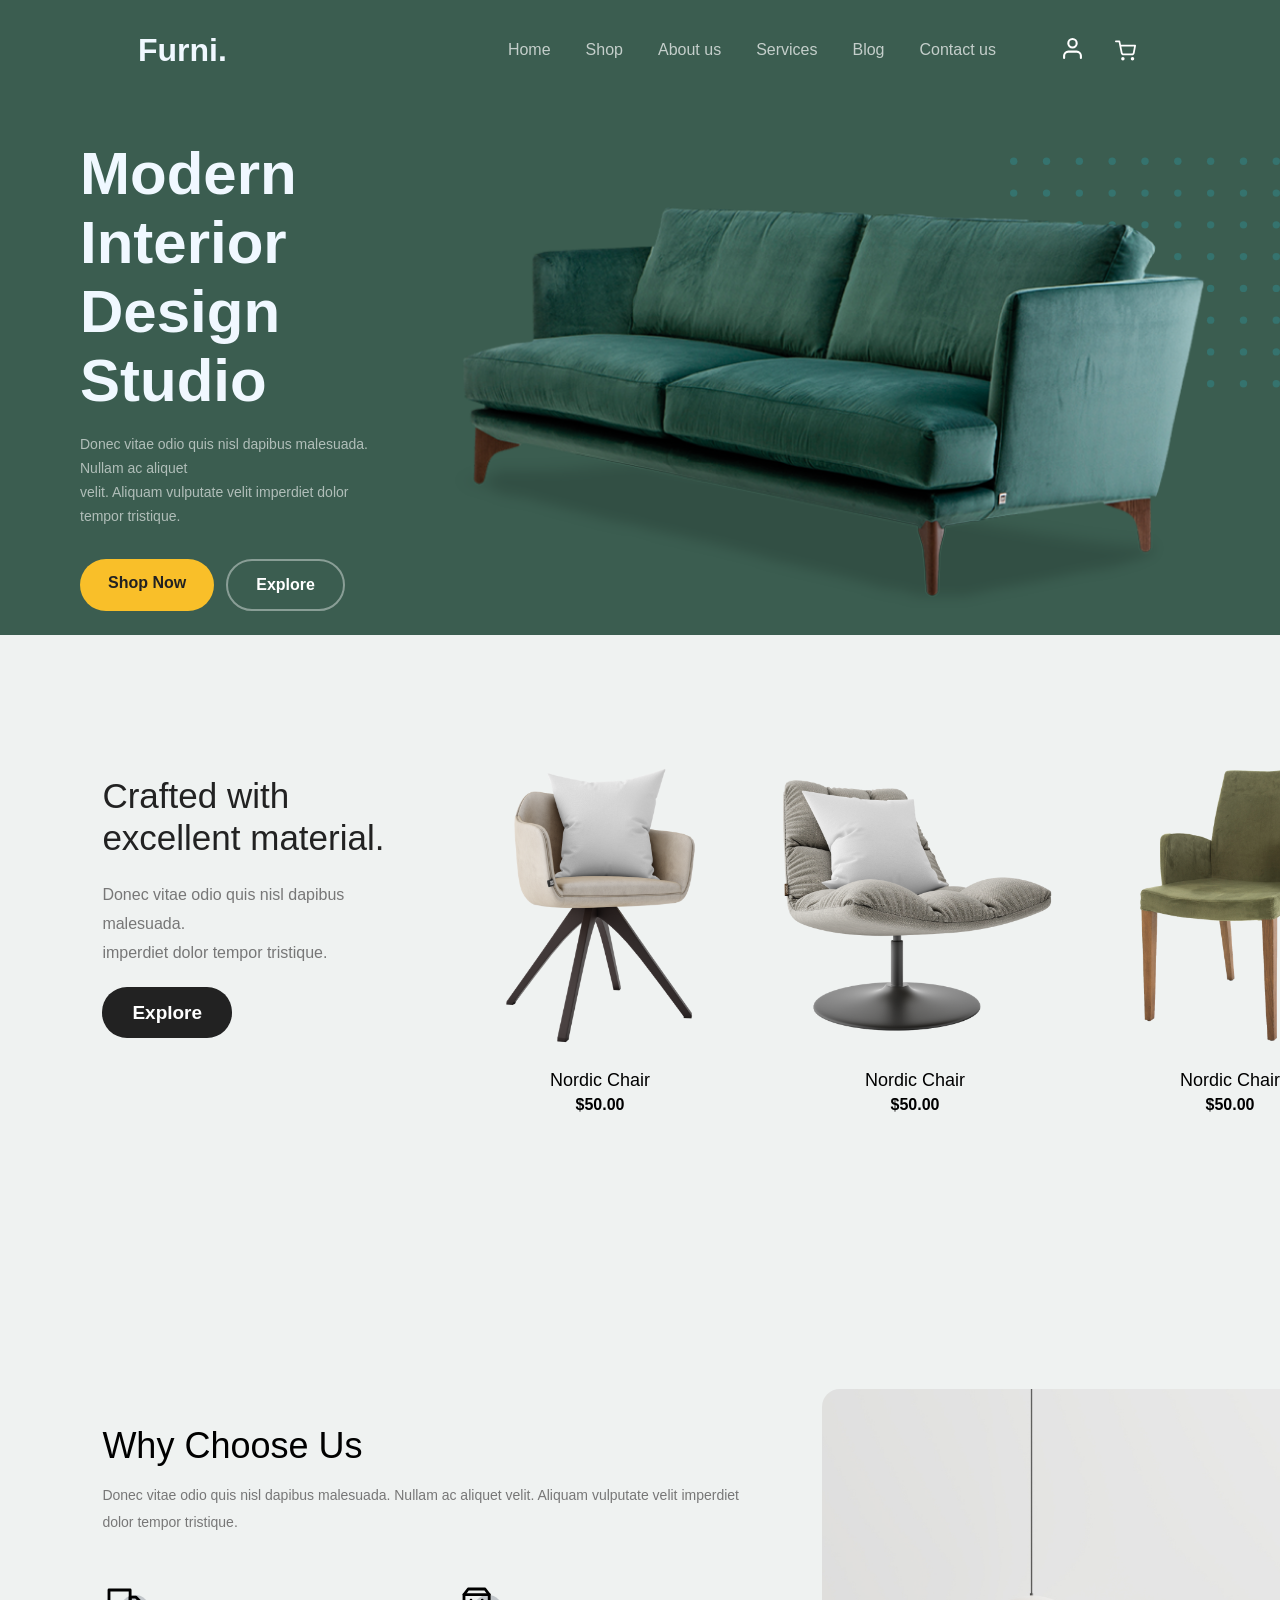
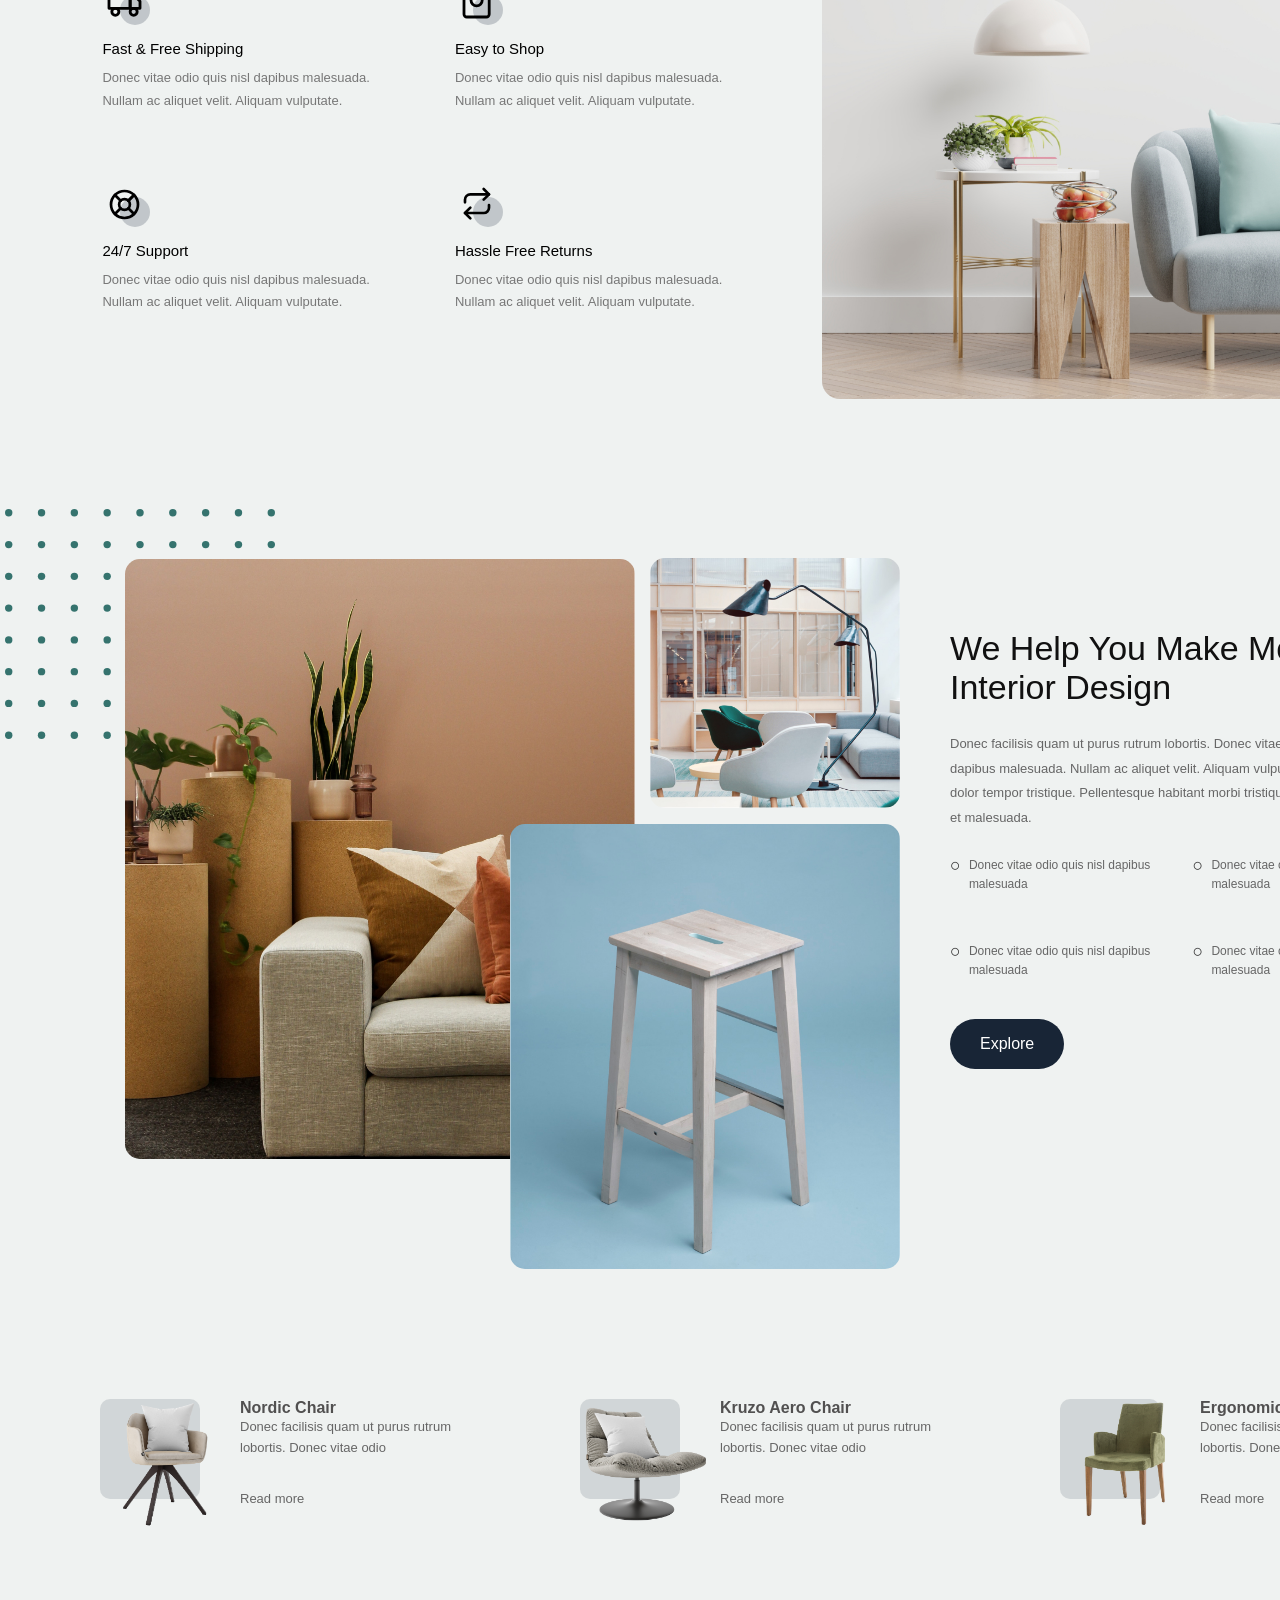
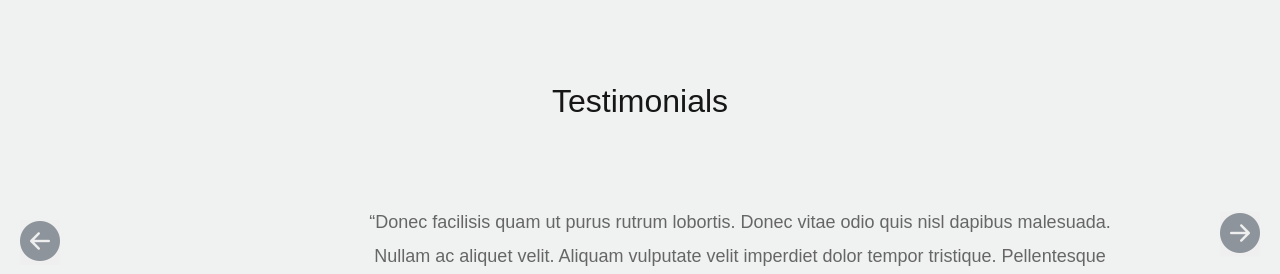
<file: index.html>
<!DOCTYPE html>
<html lang="en">
<head>
    <meta charset="UTF-8">
    <meta http-equiv="refresh" content="0; url=HTML/home.html">
    <title>Interior Design Studio</title>
</head>
<body>
    <a href="../HTML/home.html">Furni.</a>
</body>
</html>
</file>
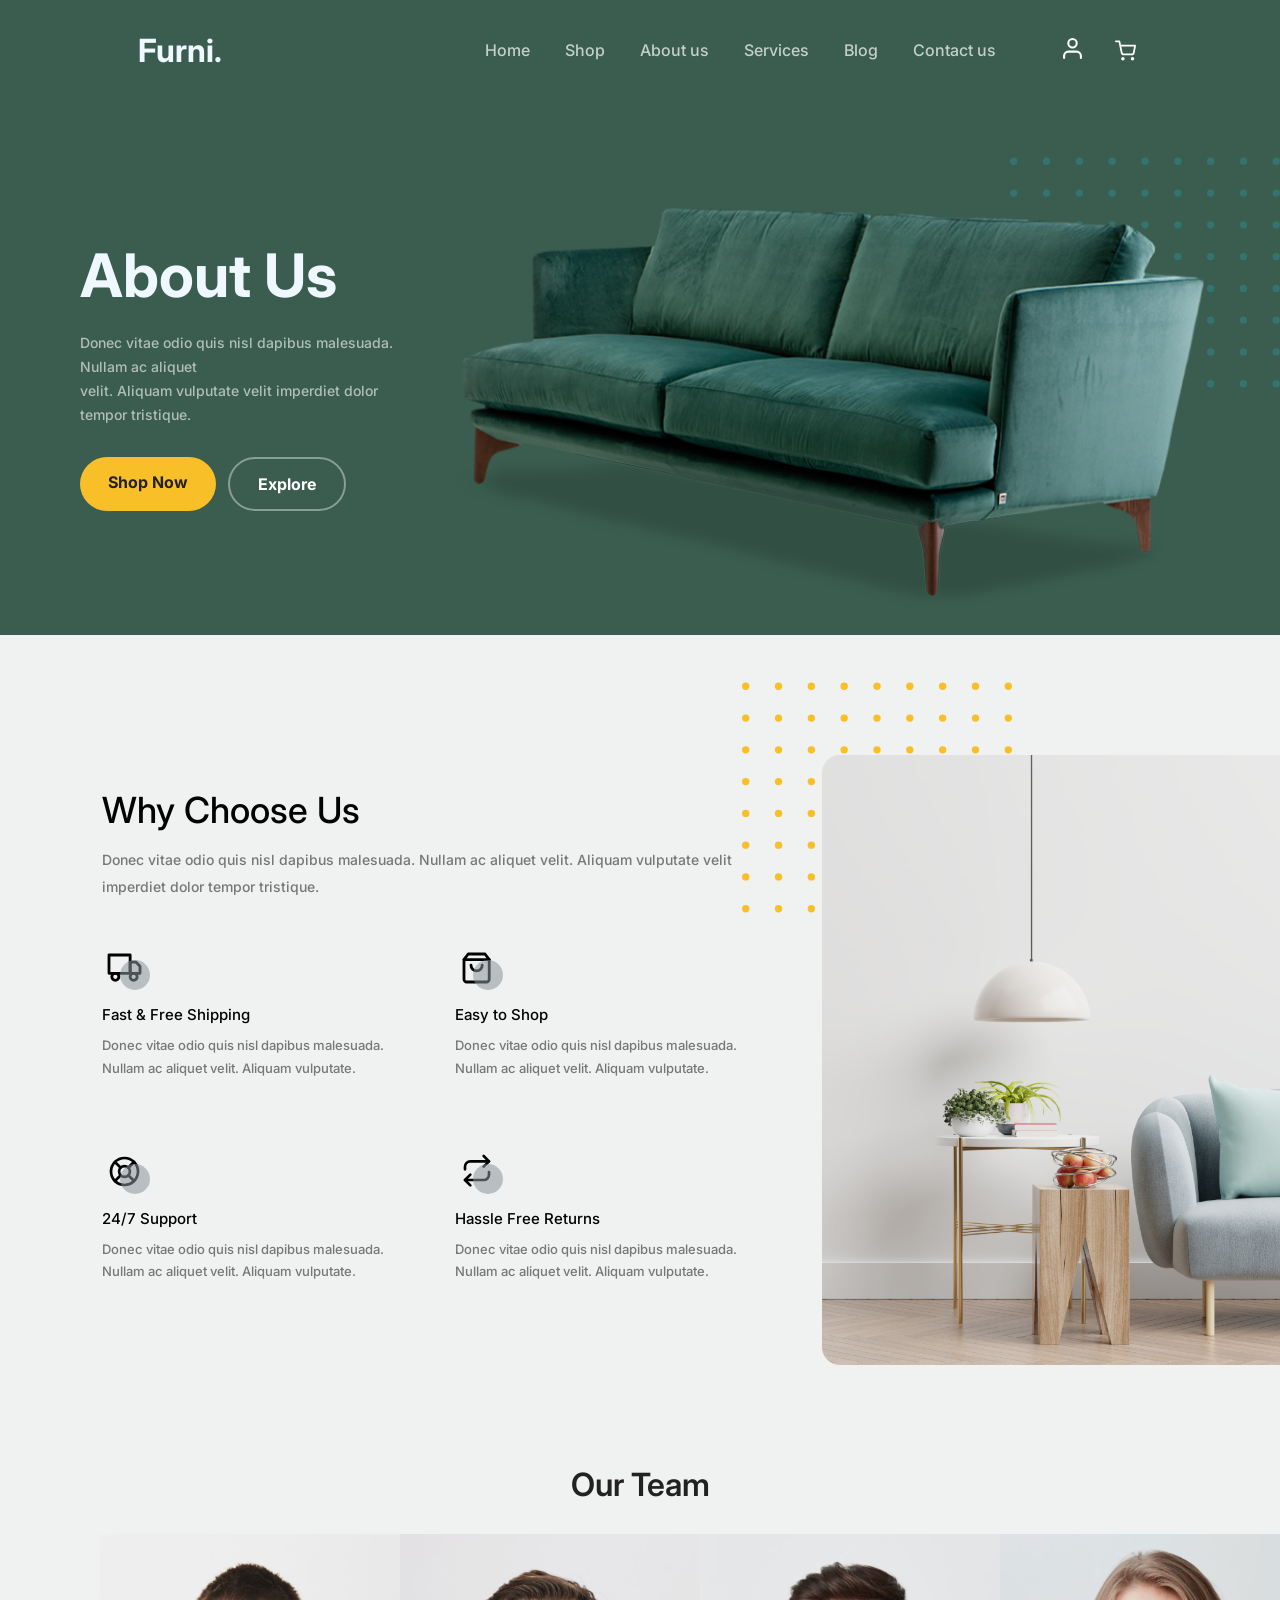
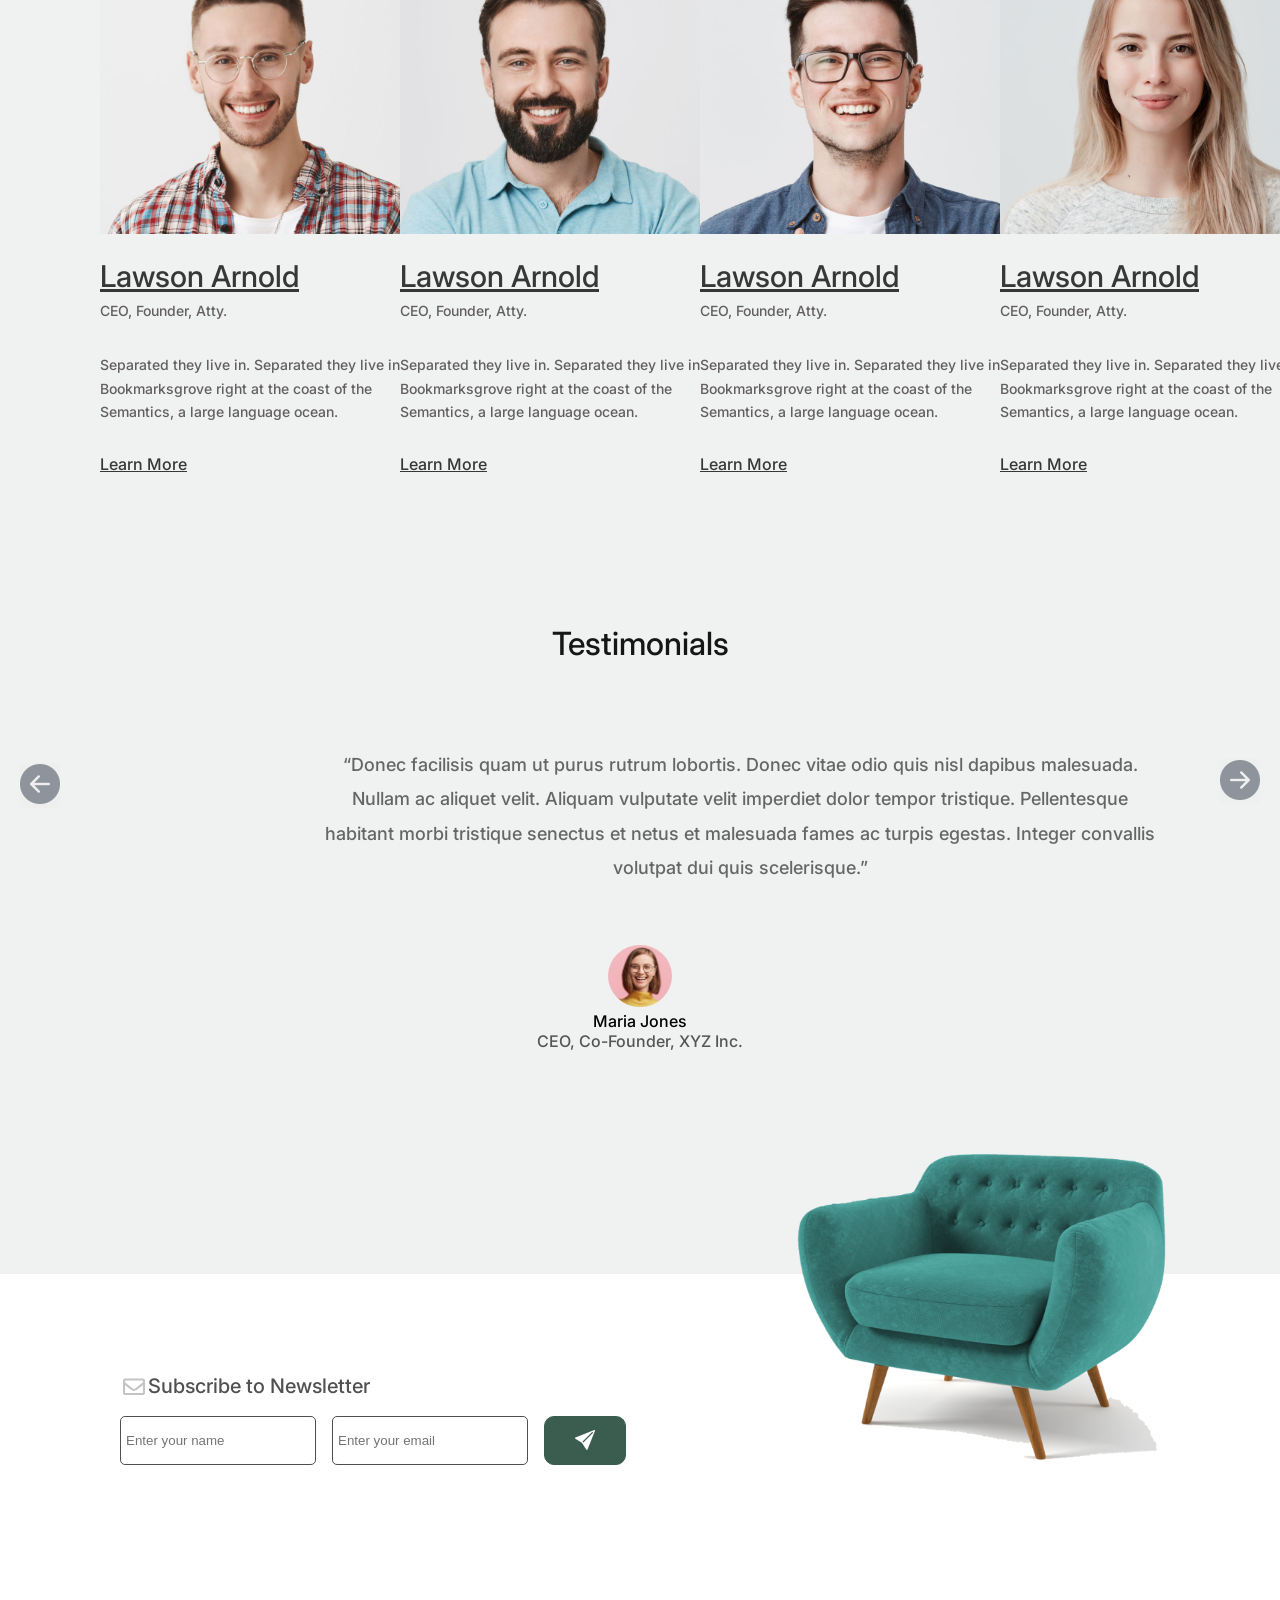
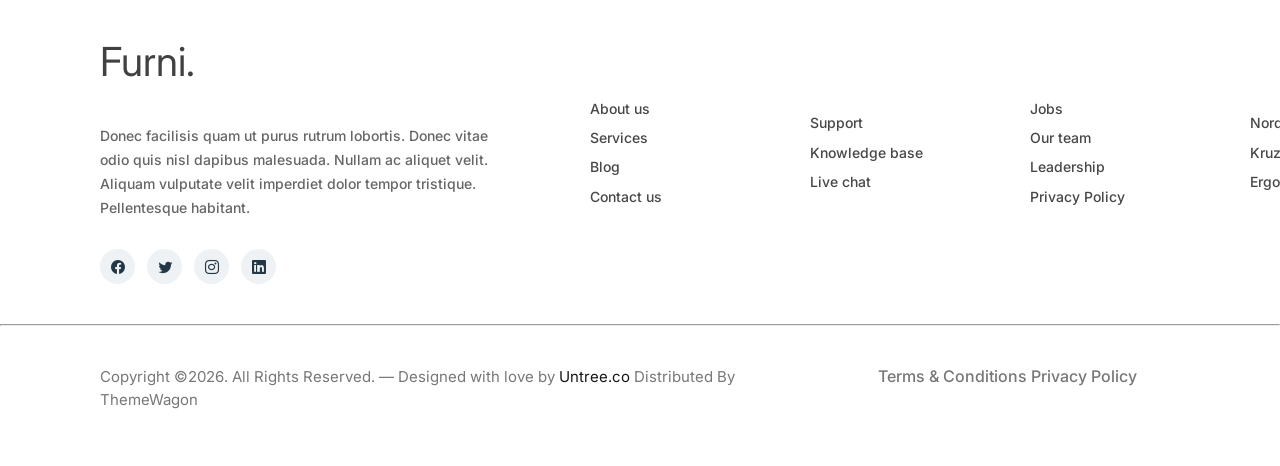
<file: HTML/aboutus.html>
<!DOCTYPE html>
<html lang="en">
<head>
    <meta charset="UTF-8">
    <meta name="viewport" content="width=device-width, initial-scale=1.0">
    <title>About us</title>
    <link rel="stylesheet" href="../CSS/aboutus.css">
     <link
      rel="stylesheet"
      href="https://cdn.jsdelivr.net/npm/bootstrap-icons@1.13.1/font/bootstrap-icons.min.css"
    />
</head>
<body>
     <header>
      <div id="navigation-bar">
        <div>
          <a href="" id="brand-name">Furni.</a>
        </div>
        <div id="menu-item">
          <div id="menu-name">
            <a href="../HTML/home.html" class="menu">Home</a>
            <a href="../HTML/shop.html" class="menu">Shop</a>
            <a href="../HTML/aboutus.html" class="menu">About us</a>
            <a href="../HTML/services.html" class="menu">Services</a>
            <a href="../HTML/blog.html" class="menu">Blog</a>
            <a href="../HTML/contactus.html" class="menu">Contact us</a>
          </div>

          <div id="icons">
            <a  href="../HTML/userlogin.html">  <img src="../assets/user.svg" alt="user" id="cart" /></a>
            <img src="../assets/cart.svg" alt="cart logo" id="cart" />
          </div>
        </div>
      </div>
    </header>
    <main>
      <section id="hero">
        <div>
          <h1>
            About Us
          </h1>
          <br />
          <p>
            Donec vitae odio quis nisl dapibus malesuada. Nullam ac aliquet<br />
            velit. Aliquam vulputate velit imperdiet dolor tempor tristique.
          </p>
          <div id="hero-buttons">
            <a href="../HTML/shop.html" id="shop-button">Shop Now</a>
            <a href="../HTML/services.html" id="explore-button">Explore</a>
          </div>
        </div>
        <div><img src="../assets/couch.png" alt="couch" id="couch" /></div>
      </section>
       <section class="why-section">
        <div class="why-container">
          <div class="why-content">
            <h2>Why Choose Us</h2>

            <p class="intro">
              Donec vitae odio quis nisl dapibus malesuada. Nullam ac aliquet
              velit. Aliquam vulputate velit imperdiet dolor tempor tristique.
            </p>

            <div class="features">
              <div class="feature">
                <div class="icon">
                  <img src="../assets/truck.svg" alt="" />
                </div>

                <h3>Fast &amp; Free Shipping</h3>

                <p>
                  Donec vitae odio quis nisl dapibus malesuada. Nullam ac
                  aliquet velit. Aliquam vulputate.
                </p>
              </div>

              <div class="feature">
                <div class="icon">
                  <img src="../assets/shoppingbag.svg" alt="" />
                </div>

                <h3>Easy to Shop</h3>

                <p>
                  Donec vitae odio quis nisl dapibus malesuada. Nullam ac
                  aliquet velit. Aliquam vulputate.
                </p>
              </div>

              <div class="feature">
                <div class="icon">
                  <img src="../assets/support.svg" alt="" />
                </div>

                <h3>24/7 Support</h3>

                <p>
                  Donec vitae odio quis nisl dapibus malesuada. Nullam ac
                  aliquet velit. Aliquam vulputate.
                </p>
              </div>

              <div class="feature">
                <div class="icon">
                  <img src="../assets/return.svg" alt="" />
                </div>

                <h3>Hassle Free Returns</h3>

                <p>
                  Donec vitae odio quis nisl dapibus malesuada. Nullam ac
                  aliquet velit. Aliquam vulputate.
                </p>
              </div>
            </div>
          </div>

          <div class="why-image">
            <div class="dots"></div>

            <img src="../assets/why-choose-us-img.jpg" alt="Modern furniture" />
          </div>
        </div>
      </section>
      <section class="our-team">
        <div class="team-head"><h1>Our Team</h1></div>
        <div class="team-image">
          <div>
            <img src="../assets/person_1.jpg" alt="">
            <h2>Lawson Arnold</h2>
            <p>CEO, Founder, Atty.</p>
            <p>Separated they live in. Separated they live in Bookmarksgrove right at the coast of the Semantics, a large language ocean.</p>
            <a href="">Learn More</a>
        </div>
        <div>
          <img src="../assets/person_2.jpg" alt="">
             <h2>Lawson Arnold</h2>
            <p>CEO, Founder, Atty.</p>
            <p>Separated they live in. Separated they live in Bookmarksgrove right at the coast of the Semantics, a large language ocean.</p>
 <a href="">Learn More</a>
        </div>
        <div>
          <img src="../assets/person_3.jpg" alt="">
             <h2>Lawson Arnold</h2>
            <p>CEO, Founder, Atty.</p>
            <p>Separated they live in. Separated they live in Bookmarksgrove right at the coast of the Semantics, a large language ocean.</p>
         <a href="">Learn More</a>
          </div>
        <div>
          <img src="../assets/person_4.jpg" alt=""> <h2>Lawson Arnold</h2>
            <p>CEO, Founder, Atty.</p>
            <p>Separated they live in. Separated they live in Bookmarksgrove right at the coast of the Semantics, a large language ocean.</p>
       <a href="">Learn More</a>
          </div>
      </div>
    </section>

       <section class="Testimonials">
        <h2 class="testi-head">Testimonials</h2>
        <div class="testi-para">
          <button class="arrow-left">
            <i class="bi bi-arrow-left-circle-fill"></i>
          </button>
          <div>
            <p>
              “Donec facilisis quam ut purus rutrum lobortis. Donec vitae odio
              quis nisl dapibus malesuada. <br />
              Nullam ac aliquet velit. Aliquam vulputate velit imperdiet dolor
              tempor tristique. Pellentesque <br />
              habitant morbi tristique senectus et netus et malesuada fames ac
              turpis egestas. Integer convallis <br />
              volutpat dui quis scelerisque.”
            </p>
            <img src="../assets/person-1.png" alt="" />
            <h3>Maria Jones</h3>
            <span>CEO, Co-Founder, XYZ Inc.</span>
          </div>
          <button class="arrow-right">
            <i class="bi bi-arrow-right-circle-fill"></i>
          </button>
        </div>

        <div></div>
      </section>




      <footer class="footer">
      <div class="footer-top">
        <div class="footer-left">
          <div class="newsletter">
            <img src="../assets/envelope-outline.svg" alt="" />
            <h3>Subscribe to Newsletter</h3>
          </div>

          <div class="newsletter-form">
            <input
              class="newsletter-form-inside"
              type="text"
              placeholder="Enter your name"
            />

            <input
              class="newsletter-form-inside"
              type="email"
              placeholder="Enter your email"
            />

            <button onclick="footerform()">
              <i class="bi bi-send-fill"></i>
            </button>
          </div>
        </div>

        <img src="../assets/sofa.png" alt="Chair" class="chair" />
      </div>

      <div class="footer-content">
        <div class="name">
          <h1>Furni.</h1>

          <p>
            Donec facilisis quam ut purus rutrum lobortis. Donec vitae odio quis
            nisl dapibus malesuada. Nullam ac aliquet velit. Aliquam vulputate
            velit imperdiet dolor tempor tristique. Pellentesque habitant.
          </p>

          <div class="social-icons">
            <a href="#">
              <i class="bi bi-facebook"></i>
            </a>

            <a href="#">
              <i class="bi bi-twitter"></i>
            </a>

            <a href="#">
              <i class="bi bi-instagram"></i>
            </a>

            <a href="#">
              <i class="bi bi-linkedin"></i>
            </a>
          </div>
        </div>

        <div class="footer-column">
          <a href="#">About us</a>
          <a href="#">Services</a>
          <a href="#">Blog</a>
          <a href="#">Contact us</a>
        </div>

        <div class="footer-column">
          <a href="#">Support</a>
          <a href="#">Knowledge base</a>
          <a href="#">Live chat</a>
        </div>

        <div class="footer-column">
          <a href="#">Jobs</a>
          <a href="#">Our team</a>
          <a href="#">Leadership</a>
          <a href="#">Privacy Policy</a>
        </div>

        <div class="footer-column">
          <a href="#">Nordic Chair</a>
          <a href="#">Kruzo Aero</a>
          <a href="#">Ergonomic Chair</a>
        </div>
      </div>
      <br /><br />

      <hr />
      <br /><br />
      <div class="footer-bottom">
        <div class="Copyright">
          Copyright ©2026. All Rights Reserved. — Designed with love by
         <span> Untree.co</span> Distributed By <br> ThemeWagon
        </div>

        <div class="footer-bottom-right">
          <a href="#">Terms & Conditions</a>
          <a href="#">Privacy Policy</a>
        </div>
        <br>
        <br>
        <br>
        <br>
        <br>
      </div>
    </footer>


     <script src="../javascript/contact.js"></script>
</body>
</html>
</file>
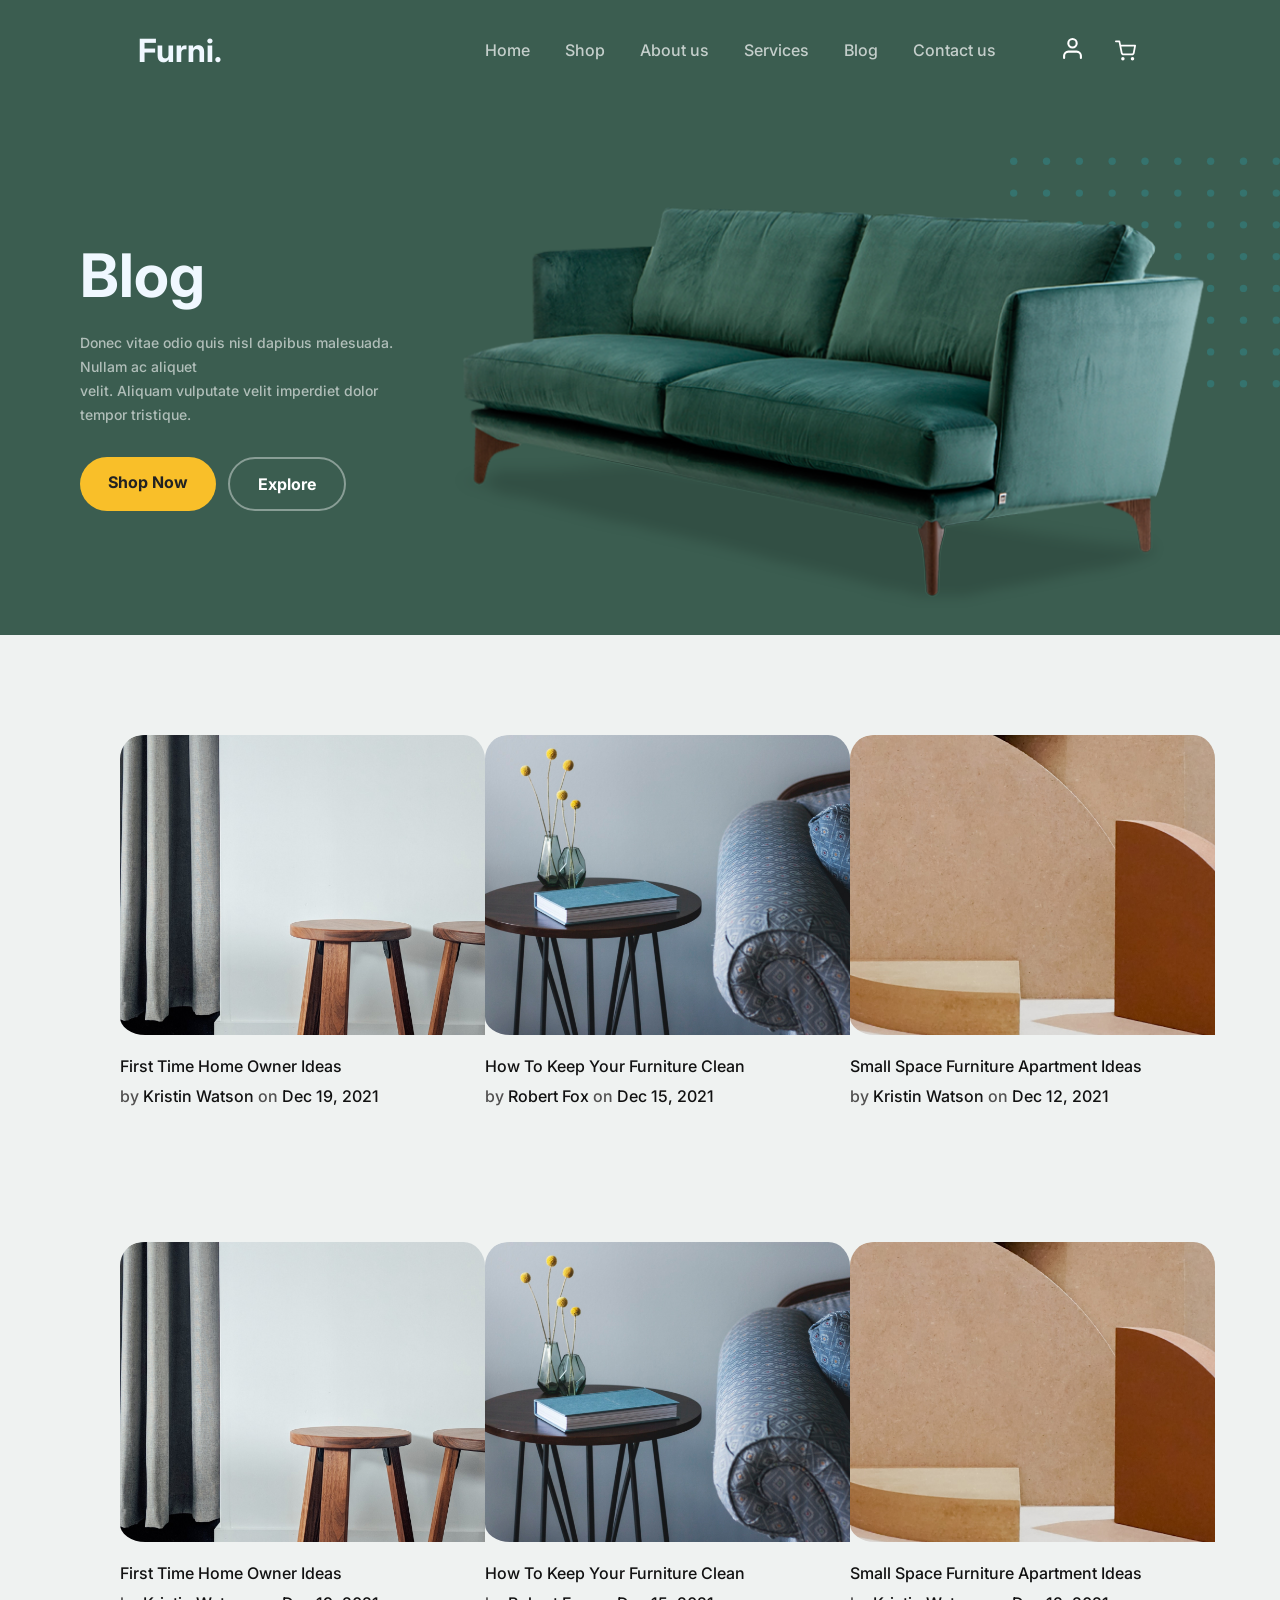
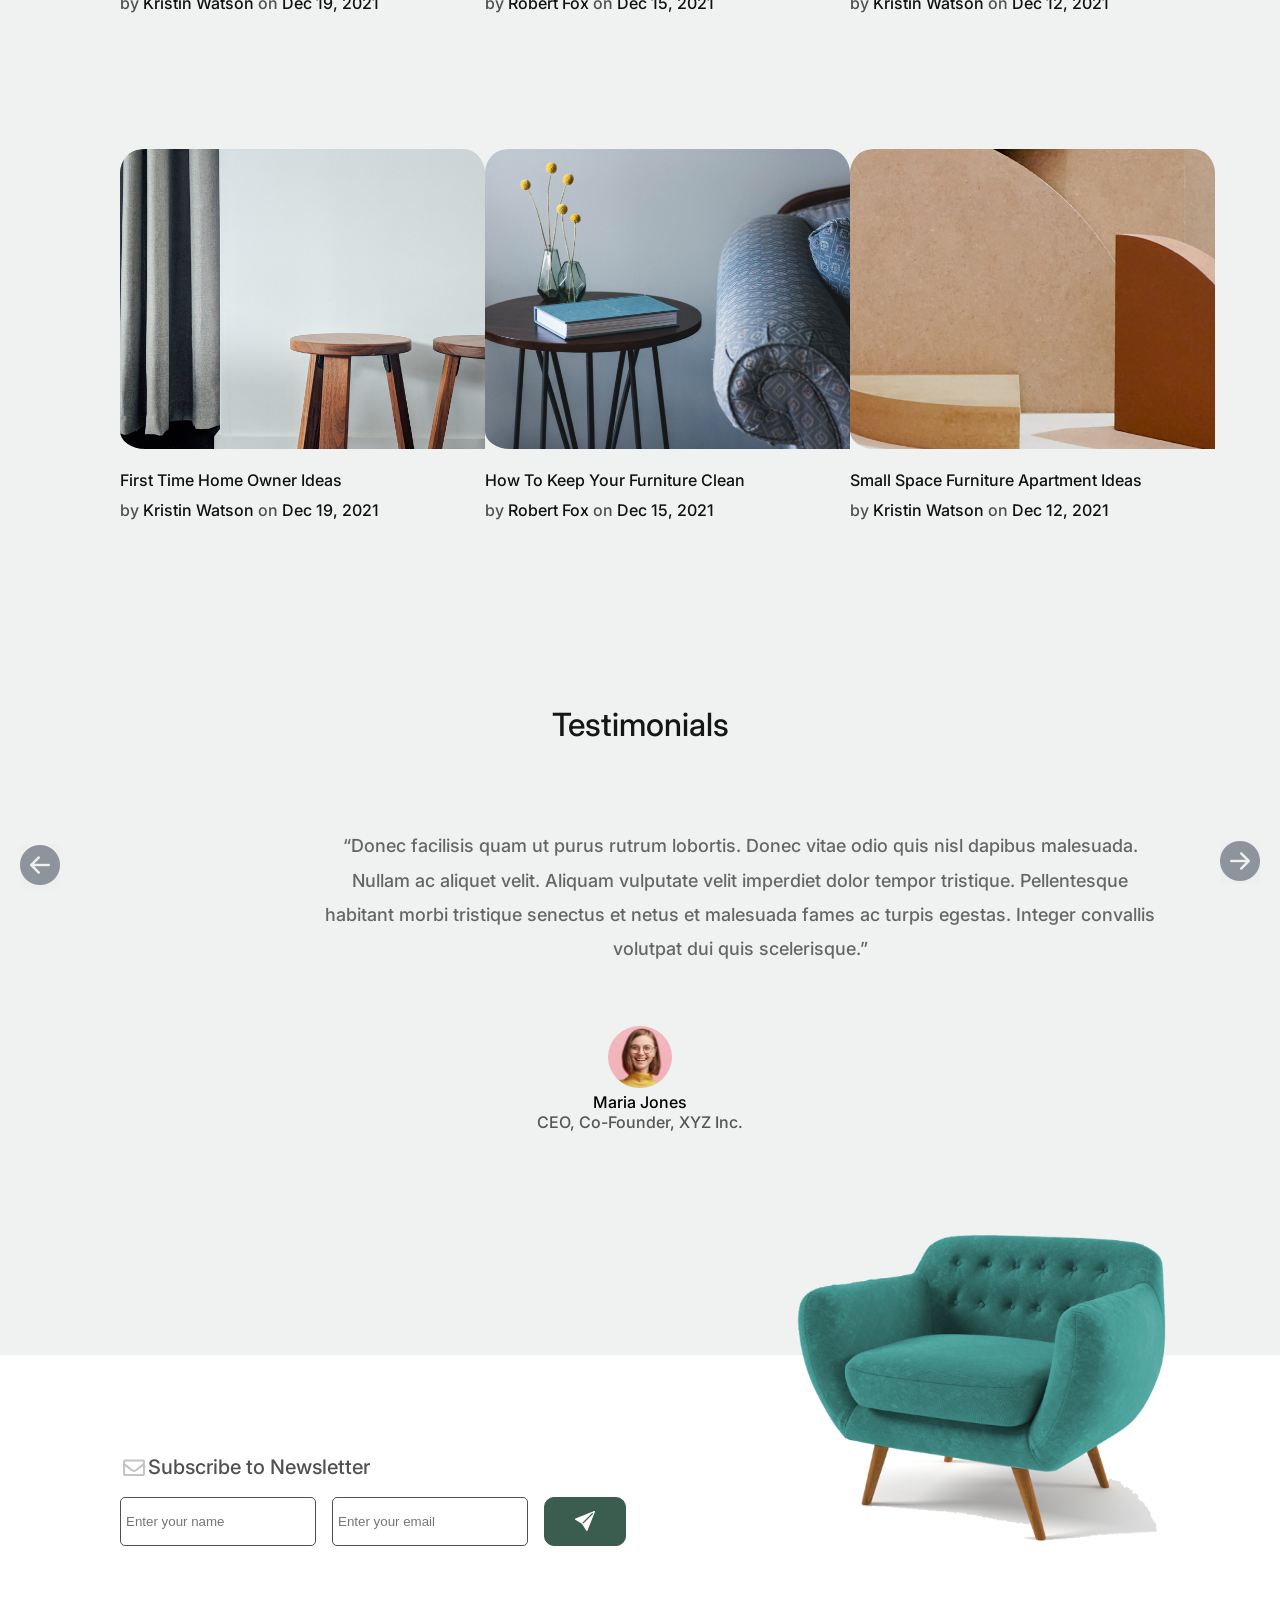
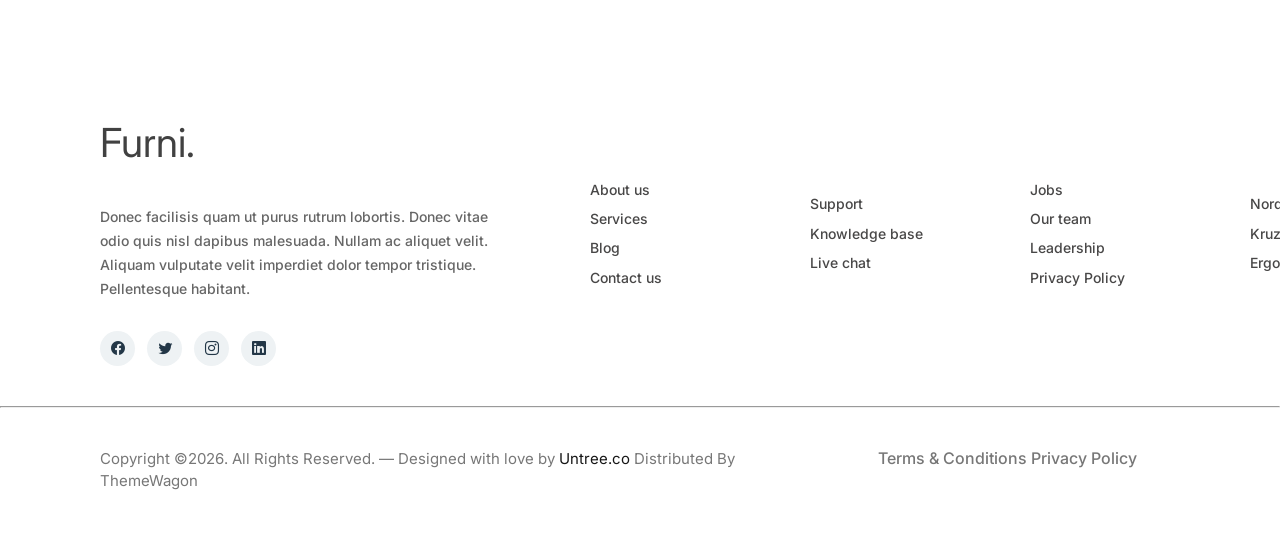
<file: HTML/blog.html>
<!DOCTYPE html>
<html lang="en">
<head>
    <meta charset="UTF-8">
    <meta name="viewport" content="width=device-width, initial-scale=1.0">
    <title>Blog</title>
    <link rel="stylesheet" href="../CSS/blog.css">
    <link
      rel="stylesheet"
      href="https://cdn.jsdelivr.net/npm/bootstrap-icons@1.13.1/font/bootstrap-icons.min.css"
    />
</head>
<body>
     <header>
      <div id="navigation-bar">
        <div>
          <a href="" id="brand-name">Furni.</a>
        </div>
        <div id="menu-item">
          <div id="menu-name">
            <a href="../HTML/home.html" class="menu">Home</a>
            <a href="../HTML/shop.html" class="menu">Shop</a>
            <a href="../HTML/aboutus.html" class="menu">About us</a>
            <a href="../HTML/services.html" class="menu">Services</a>
            <a href="../HTML/blog.html" class="menu">Blog</a>
            <a href="../HTML/contactus.html" class="menu">Contact us</a>
          </div>

          <div id="icons">
             <a  href="../HTML/userlogin.html">  <img src="../assets/user.svg" alt="user" id="cart" /></a>
            <img src="../assets/cart.svg" alt="cart logo" id="cart" />
          </div>
        </div>
      </div>
    </header>
    <main>
      <section id="hero">
        <div>
          <h1>
           Blog
          </h1>
          <br />
          <p>
            Donec vitae odio quis nisl dapibus malesuada. Nullam ac aliquet<br />
            velit. Aliquam vulputate velit imperdiet dolor tempor tristique.
          </p>
          <div id="hero-buttons">
            <a href="../HTML/shop.html" id="shop-button">Shop Now</a>
            <a href="../HTML/services.html" id="explore-button">Explore</a>
          </div>
        </div>
        <div><img src="../assets/couch.png" alt="couch" id="couch" /></div>
      </section>
       <section class="view-picture">
        <div class="post">
          <img src="../assets/post-1.jpg" alt="" />
          <p>
            First Time Home Owner Ideas <br />

            <span>by</span> Kristin Watson <span>on</span> Dec 19, 2021
          </p>
        </div>
        <div class="post">
          <img src="../assets/post-2.jpg" alt="" />
          <p>
            How To Keep Your Furniture Clean <br />
            <span>by</span> Robert Fox <span>on</span> Dec 15, 2021
          </p>
        </div>
        <div class="post">
          <img src="../assets/post-3.jpg" alt="" />
          <p>
            Small Space Furniture Apartment Ideas <br />
            <span>by</span> Kristin Watson <span>on</span> Dec 12, 2021
          </p>
        </div>
      </section>
       <section class="view-picture">
        <div class="post">
          <img src="../assets/post-1.jpg" alt="" />
          <p>
            First Time Home Owner Ideas <br />

            <span>by</span> Kristin Watson <span>on</span> Dec 19, 2021
          </p>
        </div>
        <div class="post">
          <img src="../assets/post-2.jpg" alt="" />
          <p>
            How To Keep Your Furniture Clean <br />
            <span>by</span> Robert Fox <span>on</span> Dec 15, 2021
          </p>
        </div>
        <div class="post">
          <img src="../assets/post-3.jpg" alt="" />
          <p>
            Small Space Furniture Apartment Ideas <br />
            <span>by</span> Kristin Watson <span>on</span> Dec 12, 2021
          </p>
        </div>
      </section>
       <section class="view-picture">
        <div class="post">
          <img src="../assets/post-1.jpg" alt="" />
          <p>
            First Time Home Owner Ideas <br />

            <span>by</span> Kristin Watson <span>on</span> Dec 19, 2021
          </p>
        </div>
        <div class="post">
          <img src="../assets/post-2.jpg" alt="" />
          <p>
            How To Keep Your Furniture Clean <br />
            <span>by</span> Robert Fox <span>on</span> Dec 15, 2021
          </p>
        </div>
        <div class="post">
          <img src="../assets/post-3.jpg" alt="" />
          <p>
            Small Space Furniture Apartment Ideas <br />
            <span>by</span> Kristin Watson <span>on</span> Dec 12, 2021
          </p>
        </div>
      </section>
       <section class="Testimonials">
        <h2 class="testi-head">Testimonials</h2>
        <div class="testi-para">
          <button class="arrow-left">
            <i class="bi bi-arrow-left-circle-fill"></i>
          </button>
          <div>
            <p>
              “Donec facilisis quam ut purus rutrum lobortis. Donec vitae odio
              quis nisl dapibus malesuada. <br />
              Nullam ac aliquet velit. Aliquam vulputate velit imperdiet dolor
              tempor tristique. Pellentesque <br />
              habitant morbi tristique senectus et netus et malesuada fames ac
              turpis egestas. Integer convallis <br />
              volutpat dui quis scelerisque.”
            </p>
            <img src="../assets/person-1.png" alt="" />
            <h3>Maria Jones</h3>
            <span>CEO, Co-Founder, XYZ Inc.</span>
          </div>
          <button class="arrow-right">
            <i class="bi bi-arrow-right-circle-fill"></i>
          </button>
        </div>

        <div></div>
      </section>

      <footer class="footer">
      <div class="footer-top">
        <div class="footer-left">
          <div class="newsletter">
            <img src="../assets/envelope-outline.svg" alt="" />
            <h3>Subscribe to Newsletter</h3>
          </div>

          <div class="newsletter-form">
            <input
              class="newsletter-form-inside"
              type="text"
              placeholder="Enter your name"
            />

            <input
              class="newsletter-form-inside"
              type="email"
              placeholder="Enter your email"
            />

            <button onclick="footerform()">
              <i class="bi bi-send-fill"></i>
            </button>
          </div>
        </div>

        <img src="../assets/sofa.png" alt="Chair" class="chair" />
      </div>

      <div class="footer-content">
        <div class="name">
          <h1>Furni.</h1>

          <p>
            Donec facilisis quam ut purus rutrum lobortis. Donec vitae odio quis
            nisl dapibus malesuada. Nullam ac aliquet velit. Aliquam vulputate
            velit imperdiet dolor tempor tristique. Pellentesque habitant.
          </p>

          <div class="social-icons">
            <a href="#">
              <i class="bi bi-facebook"></i>
            </a>

            <a href="#">
              <i class="bi bi-twitter"></i>
            </a>

            <a href="#">
              <i class="bi bi-instagram"></i>
            </a>

            <a href="#">
              <i class="bi bi-linkedin"></i>
            </a>
          </div>
        </div>

        <div class="footer-column">
          <a href="#">About us</a>
          <a href="#">Services</a>
          <a href="#">Blog</a>
          <a href="#">Contact us</a>
        </div>

        <div class="footer-column">
          <a href="#">Support</a>
          <a href="#">Knowledge base</a>
          <a href="#">Live chat</a>
        </div>

        <div class="footer-column">
          <a href="#">Jobs</a>
          <a href="#">Our team</a>
          <a href="#">Leadership</a>
          <a href="#">Privacy Policy</a>
        </div>

        <div class="footer-column">
          <a href="#">Nordic Chair</a>
          <a href="#">Kruzo Aero</a>
          <a href="#">Ergonomic Chair</a>
        </div>
      </div>
      <br /><br />

      <hr />
      <br /><br />
      <div class="footer-bottom">
        <div class="Copyright">
          Copyright ©2026. All Rights Reserved. — Designed with love by
         <span> Untree.co</span> Distributed By <br> ThemeWagon
        </div>

        <div class="footer-bottom-right">
          <a href="#">Terms & Conditions</a>
          <a href="#">Privacy Policy</a>
        </div>
        <br>
        <br>
        <br>
        <br>
        <br>
      </div>
    </footer>
     <script src="../javascript/contact.js"></script>
</body>
</html>
</file>
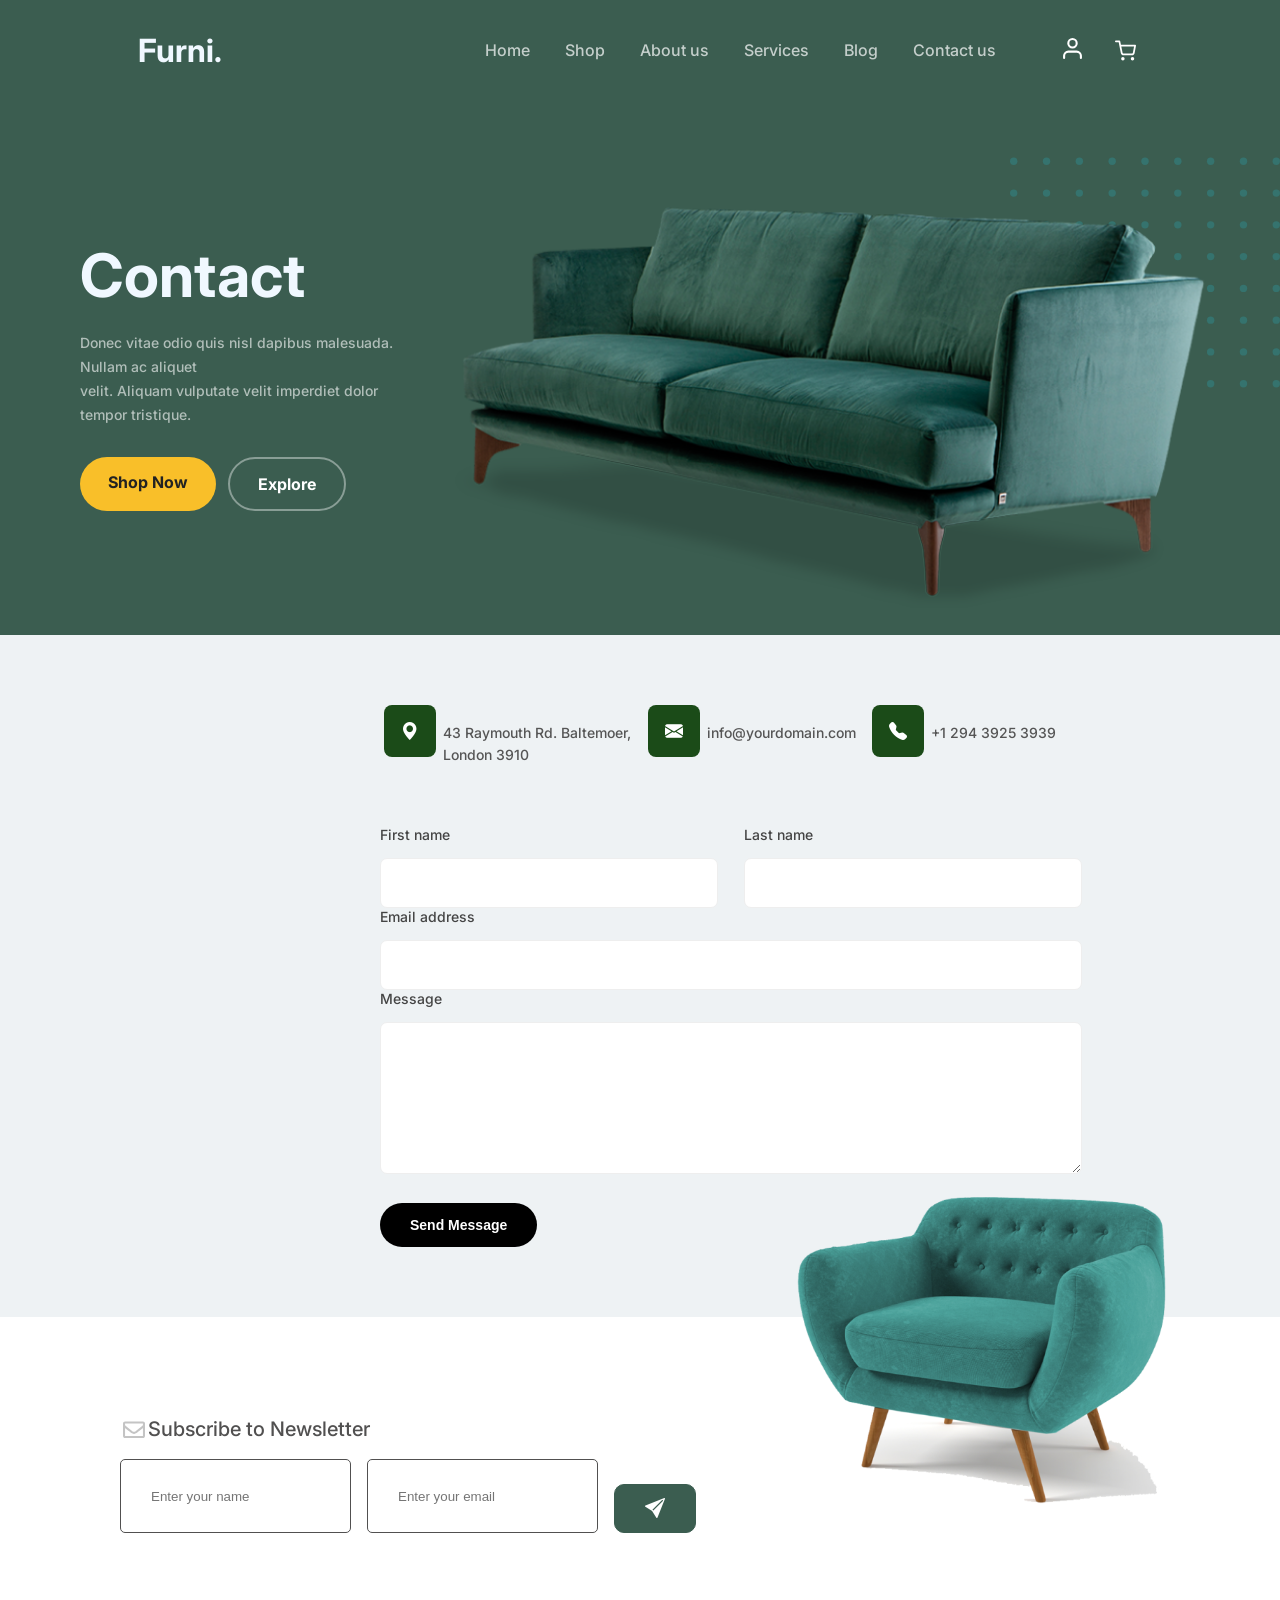
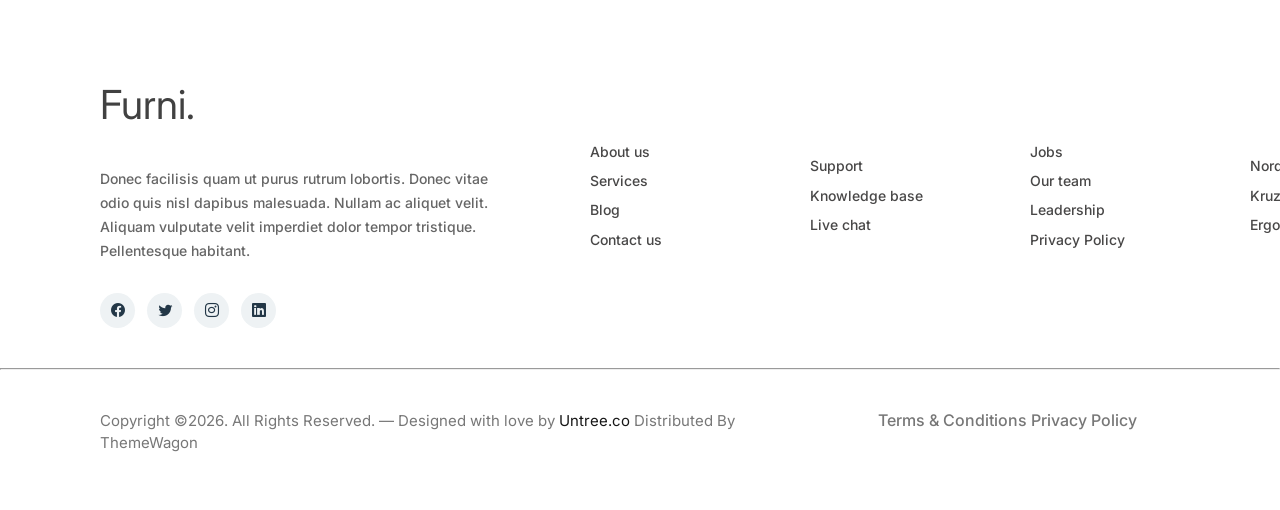
<file: HTML/contactus.html>
<!DOCTYPE html>
<html lang="en">
<head>
    <meta charset="UTF-8">
    <meta name="viewport" content="width=device-width, initial-scale=1.0">
    <title>Contact us</title>
    <link rel="stylesheet" href="../CSS/contactus.css">
     <link
      rel="stylesheet"
      href="https://cdn.jsdelivr.net/npm/bootstrap-icons@1.13.1/font/bootstrap-icons.min.css"
    />
</head>
<body>
      <header>
      <div id="navigation-bar">
        <div>
          <a href="" id="brand-name">Furni.</a>
        </div>
        <div id="menu-item">
          <div id="menu-name">
            <a href="../HTML/home.html" class="menu">Home</a>
            <a href="../HTML/shop.html" class="menu">Shop</a>
            <a href="../HTML/aboutus.html" class="menu">About us</a>
            <a href="../HTML/services.html" class="menu">Services</a>
            <a href="../HTML/blog.html" class="menu">Blog</a>
            <a href="../HTML/contactus.html" class="menu">Contact us</a>
          </div>

          <div id="icons">
             <a  href="../HTML/userlogin.html">  <img src="../assets/user.svg" alt="user" id="cart" /></a>
            <img src="../assets/cart.svg" alt="cart logo" id="cart" />
          </div>
        </div>
      </div>
    </header>
    <main>
      <section id="hero">
        <div>
          <h1>
           Contact
          </h1>
          <br />
          <p>
            Donec vitae odio quis nisl dapibus malesuada. Nullam ac aliquet<br />
            velit. Aliquam vulputate velit imperdiet dolor tempor tristique.
          </p>
          <div id="hero-buttons">
            <a href="../HTML/shop.html" id="shop-button">Shop Now</a>
            <a href="../HTML/services.html" id="explore-button">Explore</a>
          </div>
        </div>
        <div><img src="../assets/couch.png" alt="couch" id="couch" /></div>
      </section>
      <section class="contact-section">
    <div class="contact-info">
        <div class="info-item">
            <div class="icon-box">
               <i class="bi bi-geo-alt-fill"></i>
            </div>
            <p>43 Raymouth Rd. Baltemoer,<br>London 3910</p>
        </div>

        <div class="info-item">
            <div class="icon-box">
              <i class="bi bi-envelope-fill"></i>
            </div>
            <p>info@yourdomain.com</p>
        </div>

        <div class="info-item">
            <div class="icon-box">
               <i class="bi bi-telephone-fill"></i>
            </div>
            <p>+1 294 3925 3939</p>
        </div>
    </div>

    <form class="contact-form">
        <div class="name-row">
            <div class="form-group">
                <label for="firstName">First name</label>
                <input type="text" id="firstName">
            </div>

            <div class="form-group">
                <label for="lastName">Last name</label>
                <input type="text" id="lastName">
            </div>
        </div>

        <div class="form-group">
            <label for="email">Email address</label>
            <input type="email" id="email">
        </div>

        <div class="form-group">
            <label for="message">Message</label>
            <textarea id="message"></textarea>
        </div>

        <button type="button" onclick="submit2()">Send Message</button>
    </form>
</section>













      <footer class="footer">
      <div class="footer-top">
        <div class="footer-left">
          <div class="newsletter">
            <img src="../assets/envelope-outline.svg" alt="" />
            <h3>Subscribe to Newsletter</h3>
          </div>

          <div class="newsletter-form">
            <input
              class="newsletter-form-inside"
              type="text"
              placeholder="Enter your name"
              id="fullname"
            />

            <input
              class="newsletter-form-inside"
              type="email"
              placeholder="Enter your email"
              id="email"
            />

            <button onclick="footerform()">
              <i class="bi bi-send-fill"></i>
            </button>
          </div>
        </div>

        <img src="../assets/sofa.png" alt="Chair" class="chair" />
      </div>

      <div class="footer-content">
        <div class="name">
          <h1>Furni.</h1>

          <p>
            Donec facilisis quam ut purus rutrum lobortis. Donec vitae odio quis
            nisl dapibus malesuada. Nullam ac aliquet velit. Aliquam vulputate
            velit imperdiet dolor tempor tristique. Pellentesque habitant.
          </p>

          <div class="social-icons">
            <a href="#">
              <i class="bi bi-facebook"></i>
            </a>

            <a href="#">
              <i class="bi bi-twitter"></i>
            </a>

            <a href="#">
              <i class="bi bi-instagram"></i>
            </a>

            <a href="#">
              <i class="bi bi-linkedin"></i>
            </a>
          </div>
        </div>

        <div class="footer-column">
          <a href="#">About us</a>
          <a href="#">Services</a>
          <a href="#">Blog</a>
          <a href="#">Contact us</a>
        </div>

        <div class="footer-column">
          <a href="#">Support</a>
          <a href="#">Knowledge base</a>
          <a href="#">Live chat</a>
        </div>

        <div class="footer-column">
          <a href="#">Jobs</a>
          <a href="#">Our team</a>
          <a href="#">Leadership</a>
          <a href="#">Privacy Policy</a>
        </div>

        <div class="footer-column">
          <a href="#">Nordic Chair</a>
          <a href="#">Kruzo Aero</a>
          <a href="#">Ergonomic Chair</a>
        </div>
      </div>
      <br /><br />

      <hr />
      <br /><br />
      <div class="footer-bottom">
        <div class="Copyright">
          Copyright ©2026. All Rights Reserved. — Designed with love by
         <span> Untree.co</span> Distributed By <br> ThemeWagon
        </div>

        <div class="footer-bottom-right">
          <a href="#">Terms & Conditions</a>
          <a href="#">Privacy Policy</a>
        </div>
        <br>
        <br>
        <br>
        <br>
        <br>
      </div>
    </footer>














    <script src="../javascript/contact.js"></script>
</body>
</html>
</file>
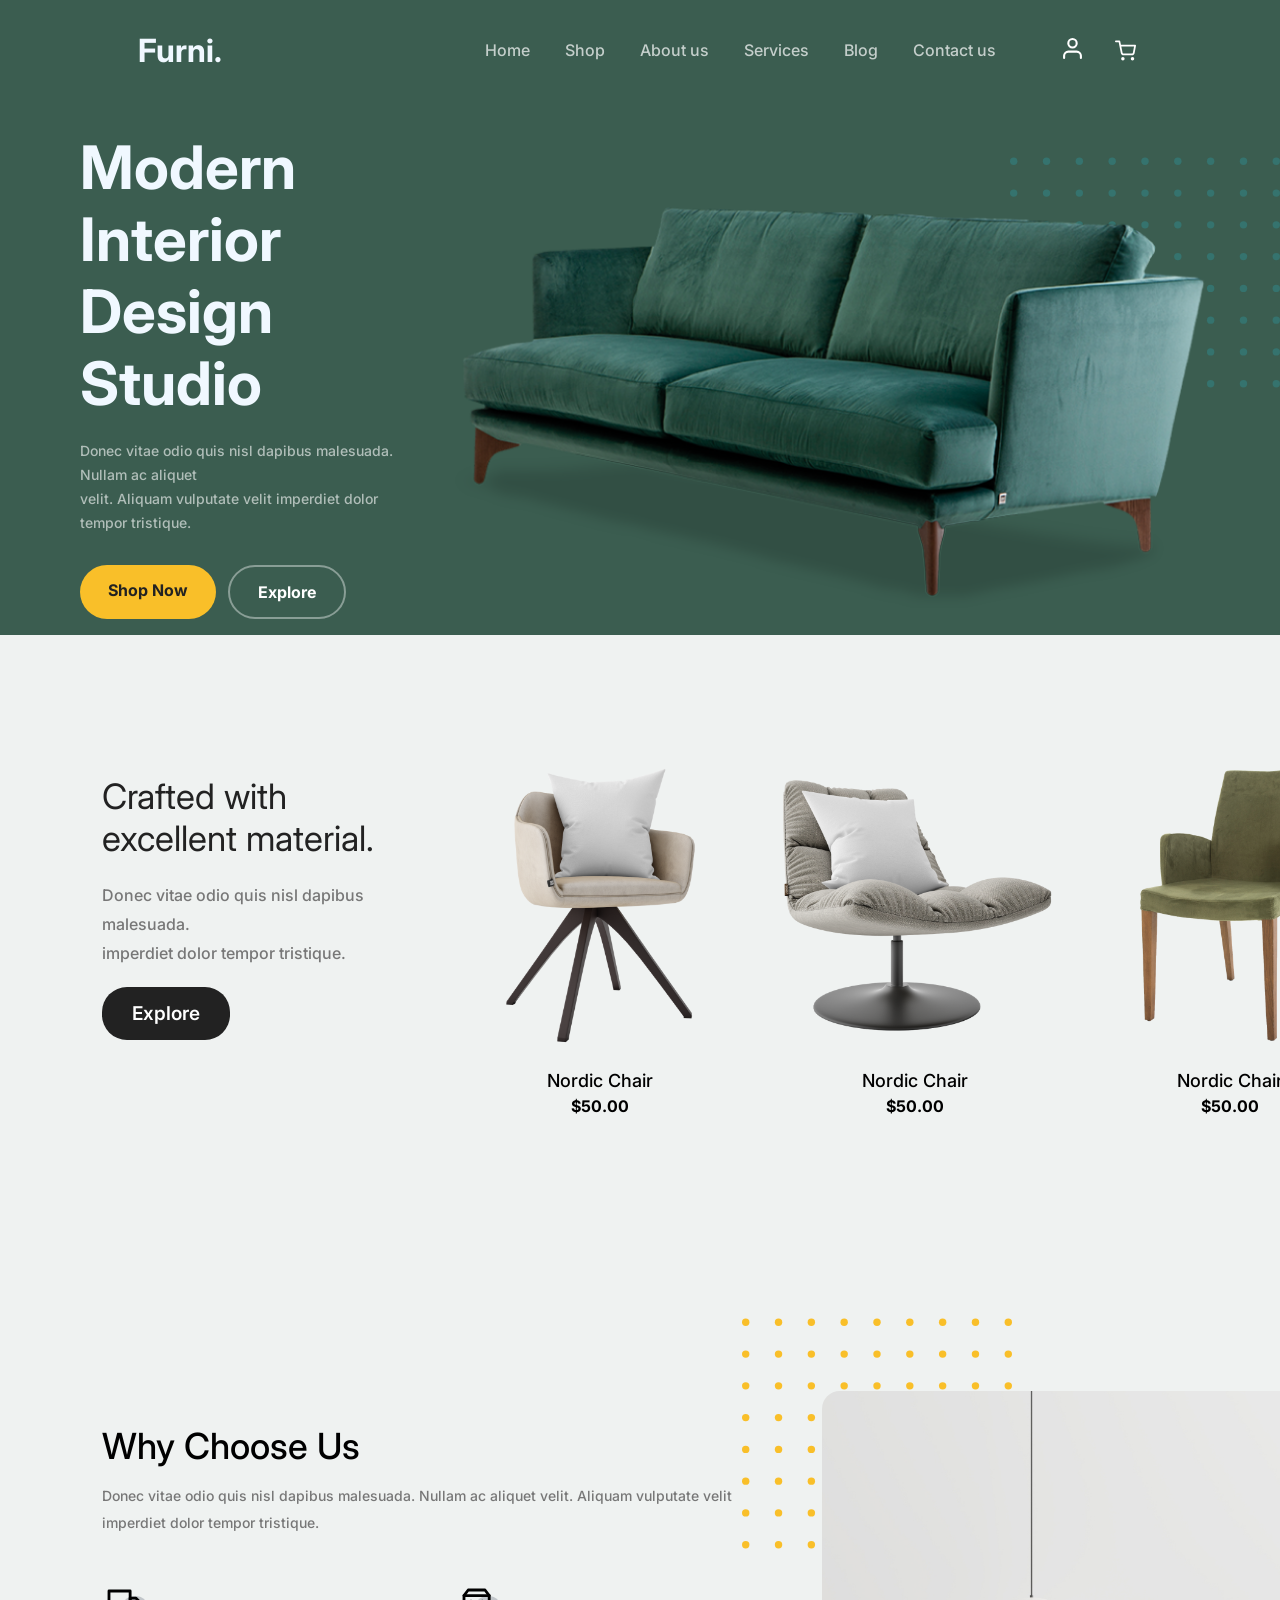
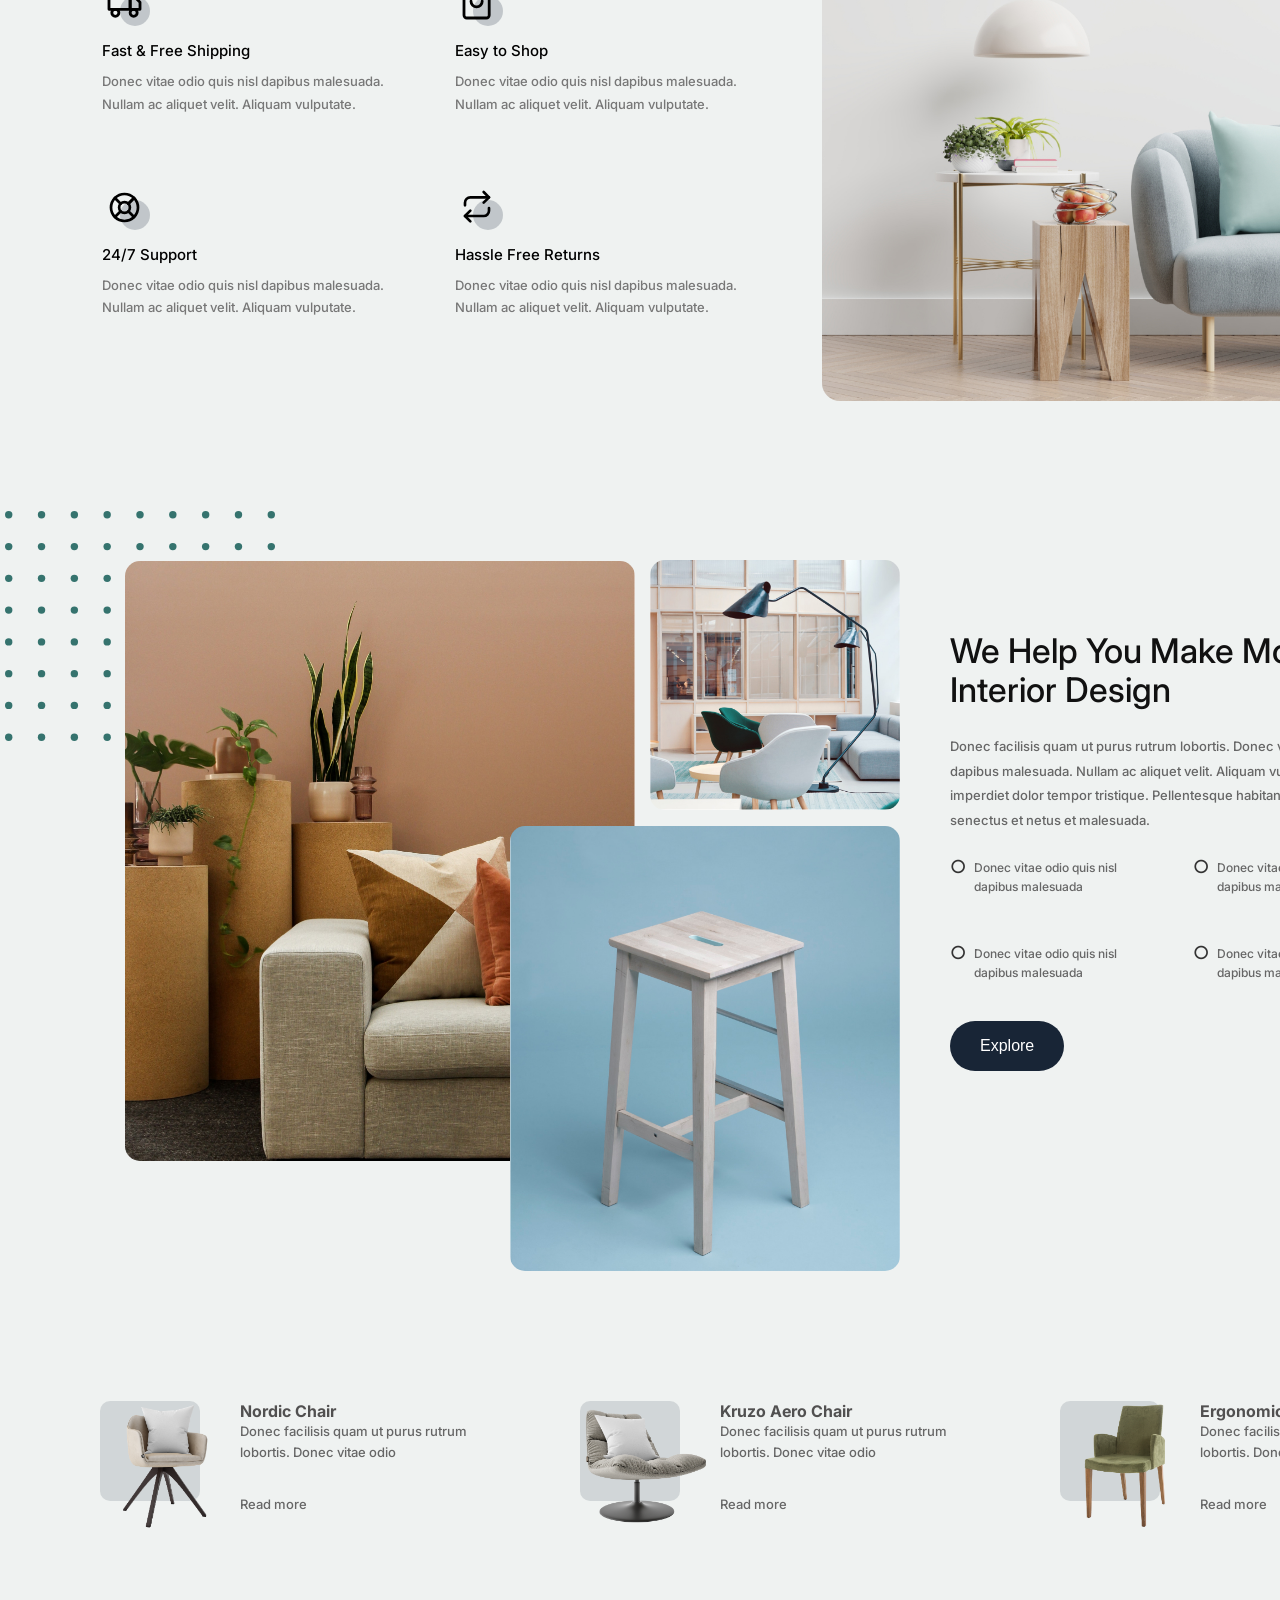
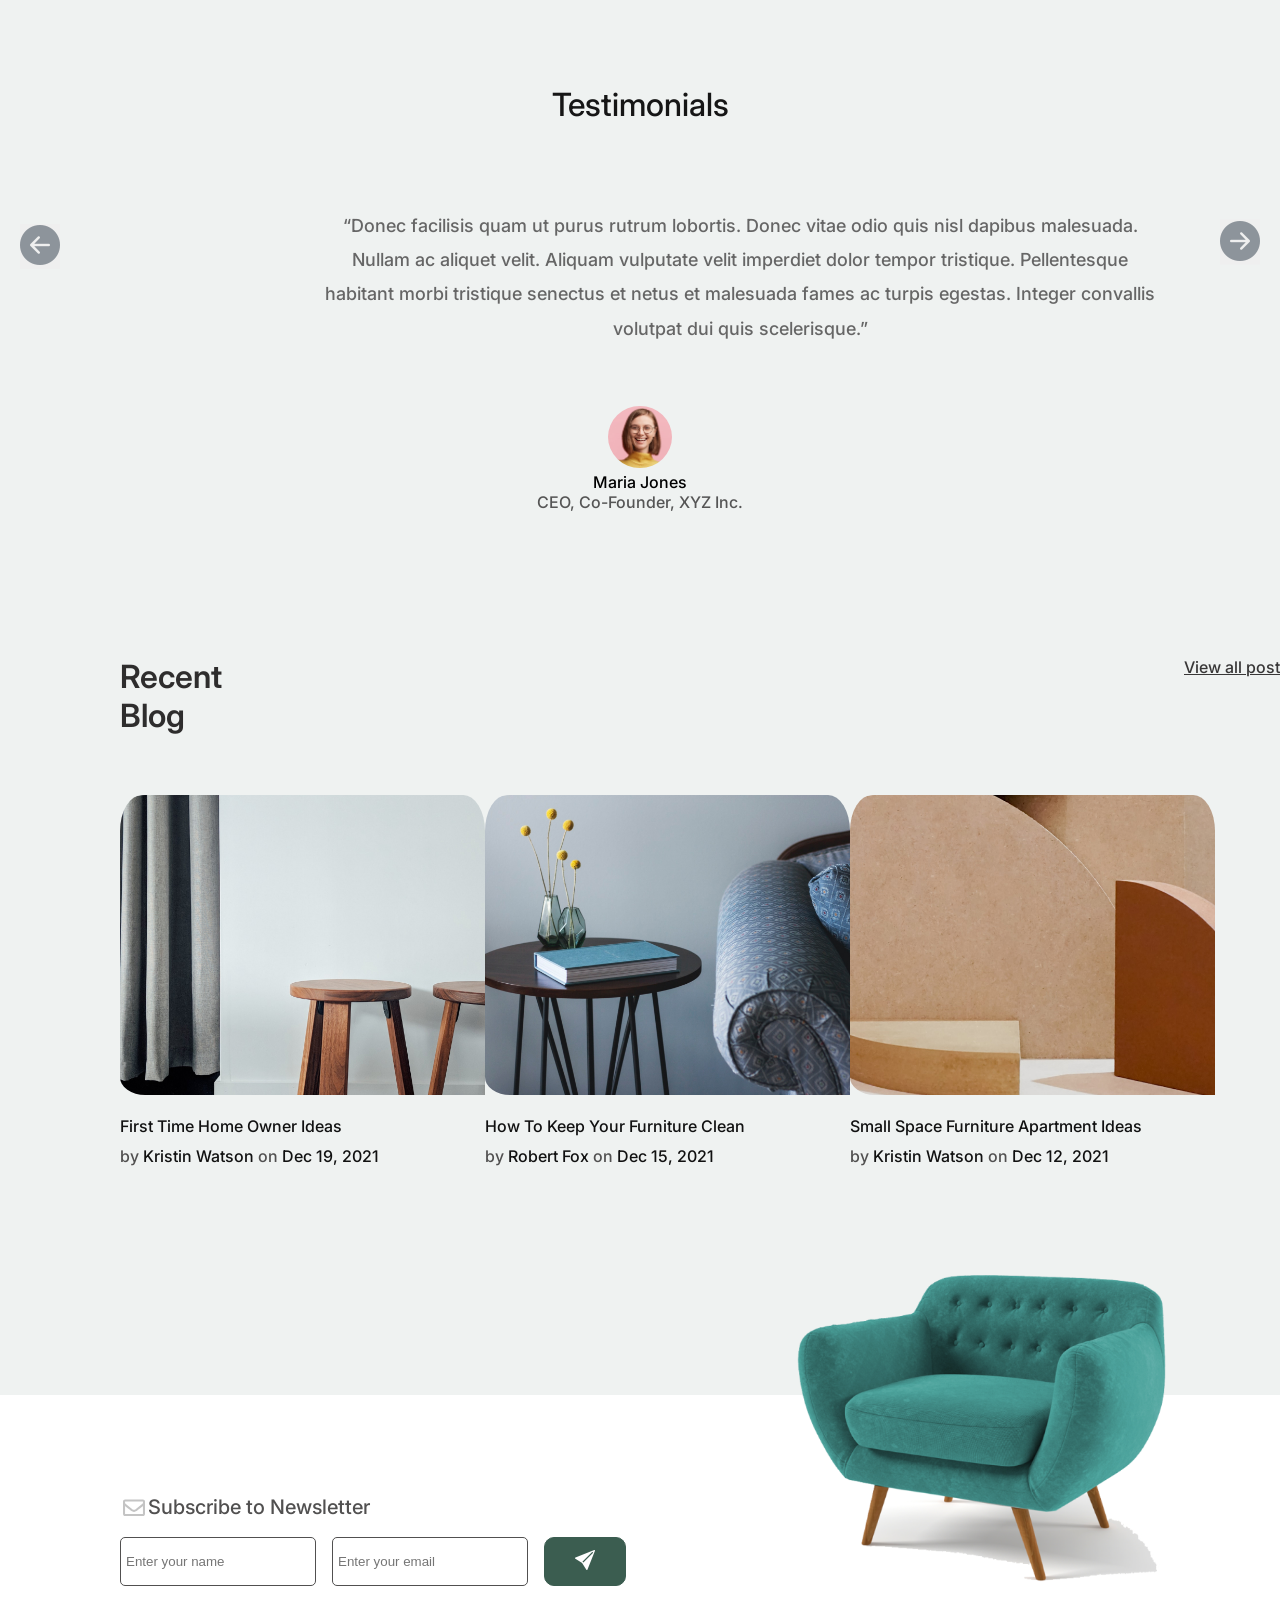
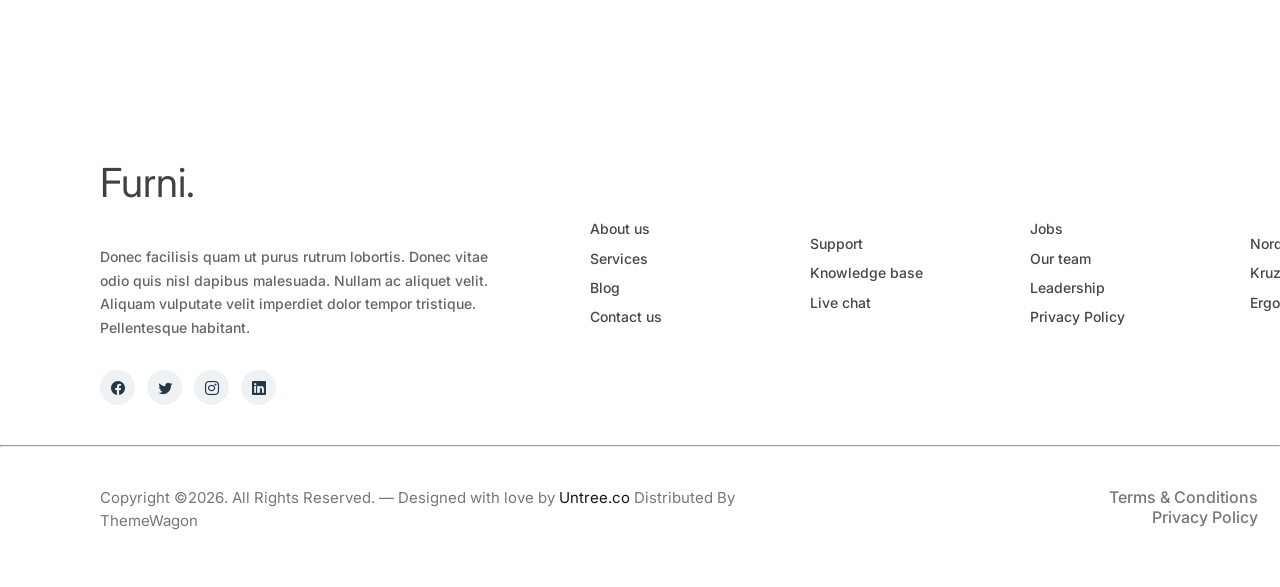
<file: HTML/home.html>
<!doctype html>
<html lang="en">
  <head>
    <meta charset="UTF-8" />
    <meta name="viewport" content="width=device-width, initial-scale=1.0" />
    <title>furni</title>
    <link rel="stylesheet" href="../CSS/home.css" />
    <link
      rel="stylesheet"
      href="https://cdn.jsdelivr.net/npm/bootstrap-icons@1.13.1/font/bootstrap-icons.min.css"
    />
  </head>
  <body>
    <header>
      <div id="navigation-bar">
        <div>
          <a href="" id="brand-name">Furni.</a>
        </div>
        <div id="menu-item">
          <div id="menu-name">
            <a href="../HTML/home.html" class="menu">Home</a>
            <a href="../HTML/shop.html" class="menu">Shop</a>
            <a href="../HTML/aboutus.html" class="menu">About us</a>
            <a href="../HTML/services.html" class="menu">Services</a>
            <a href="../HTML/blog.html" class="menu">Blog</a>
            <a href="../HTML/contactus.html" class="menu">Contact us</a>
          </div>

          <div id="icons">
            <a  href="../HTML/userlogin.html">  <img src="../assets/user.svg" alt="user" id="cart" /></a>
          
            <img src="../assets/cart.svg" alt="cart logo" id="cart" />
          </div>
        </div>
      </div>
    </header>
    <main>
      <section id="hero">
        <div>
          <h1>
            Modern Interior <br />
            Design Studio
          </h1>
          <br />
          <p>
            Donec vitae odio quis nisl dapibus malesuada. Nullam ac aliquet<br />
            velit. Aliquam vulputate velit imperdiet dolor tempor tristique.
          </p>
          <div id="hero-buttons">
            <a href="../HTML/shop.html" id="shop-button">Shop Now</a>
            <a href="../HTML/services.html" id="explore-button">Explore</a>
          </div>
        </div>
        <div><img src="../assets/couch.png" alt="couch" id="couch" /></div>
      </section>
      <section class="section2">
        <div class="content">
          <h2>Crafted with <br />excellent material.</h2>
          <p>
            Donec vitae odio quis nisl dapibus malesuada. <br 
            Nullam ac aliquet velit. Aliquam vulputate velit <br />
            imperdiet dolor tempor tristique.
          </p>
          <div>
            <a href="../HTML/shop.html" class="content-explore">Explore</a>
          </div>
        </div>
        <div class="product">
         <div class="product-card">
           <div class="product1"> <br>
            <img src="../assets/product-1.png" alt="" />
          </div>
          <div class="product-info">
            <h3>Nordic Chair</h3>
            <strong>$50.00</strong>   
          <button class="add-btn">+</button>
          </div>
         </div>
          <div class="product-card">
           <div class="product2"> <br>
            <img src="../assets/product-2.png" alt="" />
          </div>
          <div class="product-info">
            <h3>Nordic Chair</h3>
            <strong>$50.00</strong>   
          <button class="add-btn">+</button>
          </div>
         </div>
          <div class="product-card">
           <div class="product3"> <br>
            <img src="../assets/product-3.png" alt="" />
          </div>
          <div class="product-info">
            <h3>Nordic Chair</h3>
            <strong>$50.00</strong>   
          <button class="add-btn">+</button>
          </div>
         </div>
          
         
      </section>  
       
     

      <section class="why-section">
        <div class="why-container">
          <div class="why-content">
            <h2>Why Choose Us</h2>

            <p class="intro">
              Donec vitae odio quis nisl dapibus malesuada. Nullam ac aliquet
              velit. Aliquam vulputate velit imperdiet dolor tempor tristique.
            </p>

            <div class="features">
              <div class="feature">
                <div class="icon">
                  <img src="../assets/truck.svg" alt="" />
                </div>

                <h3>Fast &amp; Free Shipping</h3>

                <p>
                  Donec vitae odio quis nisl dapibus malesuada. Nullam ac
                  aliquet velit. Aliquam vulputate.
                </p>
              </div>

              <div class="feature">
                <div class="icon">
                  <img src="../assets/shoppingbag.svg" alt="" />
                </div>

                <h3>Easy to Shop</h3>

                <p>
                  Donec vitae odio quis nisl dapibus malesuada. Nullam ac
                  aliquet velit. Aliquam vulputate.
                </p>
              </div>

              <div class="feature">
                <div class="icon">
                  <img src="../assets/support.svg" alt="" />
                </div>

                <h3>24/7 Support</h3>

                <p>
                  Donec vitae odio quis nisl dapibus malesuada. Nullam ac
                  aliquet velit. Aliquam vulputate.
                </p>
              </div>

              <div class="feature">
                <div class="icon">
                  <img src="../assets/return.svg" alt="" />
                </div>

                <h3>Hassle Free Returns</h3>

                <p>
                  Donec vitae odio quis nisl dapibus malesuada. Nullam ac
                  aliquet velit. Aliquam vulputate.
                </p>
              </div>
            </div>
          </div>

          <div class="why-image">
            <div class="dots"></div>

            <img src="../assets/why-choose-us-img.jpg" alt="Modern furniture" />
          </div>
        </div>
      </section>
      <section class="interior">
        <div class="interior-container">
          <div class="image-area">
            <div class="dots-green"></div>
            <div class="large-image">
              <img src="../assets/img-grid-1.jpg" alt="" />
            </div>
            <div class="small-image">
              <img src="../assets/img-grid-2.jpg" alt="" />
            </div>
            <div class="bottom-image">
              <img src="../assets/img-grid-3.jpg" alt="" />
            </div>
          </div>
          <div class="content-area">
            <h2>We Help You Make Modern Interior Design</h2>
            <p class="discription">
              Donec facilisis quam ut purus rutrum lobortis. Donec vitae odio
              quis nisl dapibus malesuada. Nullam ac aliquet velit. Aliquam
              vulputate velit imperdiet dolor tempor tristique. Pellentesque
              habitant morbi tristique senectus et netus et malesuada.
            </p>
            <div class="points">
              <div class="point">
                <span>○</span>
                <p>Donec vitae odio quis nisl dapibus malesuada</p>
              </div>

              <div class="point">
                <span>○</span>
                <p>Donec vitae odio quis nisl dapibus malesuada</p>
              </div>

              <div class="point">
                <span>○</span>
                <p>Donec vitae odio quis nisl dapibus malesuada</p>
              </div>

              <div class="point">
                <span>○</span>
                <p>Donec vitae odio quis nisl dapibus malesuada</p>
              </div>
            </div>

            <button class="explore-btn">
              <a href="../HTML/blog.html">Explore</a>
            </button>
          </div>
        </div>
      </section>
      <section class="read-more">
        <div class="product-detail">
          <div class="details1">
            <div class="read-image">
              <img src="../assets/product-1.png" alt=" " />
            </div>
            <div>
              <h4>Nordic Chair</h4>
              <p>
                Donec facilisis quam ut purus rutrum <br />lobortis. Donec vitae
                odio
              </p>

              <a href="" class="read">Read more</a>
            </div>
          </div>
          <div class="details1">
            <div class="read-image">
              <img src="../assets/product-2.png" alt="" />
            </div>
            <div>
              <h4>Kruzo Aero Chair</h4>
              <p>
                Donec facilisis quam ut purus rutrum <br />
                lobortis. Donec vitae odio
              </p>

              <a href="" class="read">Read more</a>
            </div>
          </div>
          <div class="details1">
            <div class="read-image">
              <img src="../assets/product-3.png" alt="" />
            </div>
            <div>
              <h4>Ergonomic Chair</h4>
              <p>
                Donec facilisis quam ut purus rutrum <br />
                lobortis. Donec vitae odio
              </p>

              <a href="" class="read">Read more</a>
            </div>
          </div>
        </div>
      </section>
      <section class="Testimonials">
        <h2 class="testi-head">Testimonials</h2>
        <div class="testi-para">
          <button class="arrow-left">
            <i class="bi bi-arrow-left-circle-fill"></i>
          </button>
          <div>
            <p>
              “Donec facilisis quam ut purus rutrum lobortis. Donec vitae odio
              quis nisl dapibus malesuada. <br />
              Nullam ac aliquet velit. Aliquam vulputate velit imperdiet dolor
              tempor tristique. Pellentesque <br />
              habitant morbi tristique senectus et netus et malesuada fames ac
              turpis egestas. Integer convallis <br />
              volutpat dui quis scelerisque.”
            </p>
            <img src="../assets/person-1.png" alt="" />
            <h3>Maria Jones</h3>
            <span>CEO, Co-Founder, XYZ Inc.</span>
          </div>
          <button class="arrow-right">
            <i class="bi bi-arrow-right-circle-fill"></i>
          </button>
        </div>

        <div></div>
      </section>
      <section class="heading">
        <div>
          <h2>Recent Blog</h2>
        </div>
        <div class="view-more">
          <a href="../HTML/blog.html">View all post</a>
        </div>
      </section>
      <section class="view-picture">
        <div class="post">
          <img src="../assets/post-1.jpg" alt="" />
          <p>
            First Time Home Owner Ideas <br />

            <span>by</span> Kristin Watson <span>on</span> Dec 19, 2021
          </p>
        </div>
        <div class="post">
          <img src="../assets/post-2.jpg" alt="" />
          <p>
            How To Keep Your Furniture Clean <br />
            <span>by</span> Robert Fox <span>on</span> Dec 15, 2021
          </p>
        </div>
        <div class="post">
          <img src="../assets/post-3.jpg" alt="" />
          <p>
            Small Space Furniture Apartment Ideas <br />
            <span>by</span> Kristin Watson <span>on</span> Dec 12, 2021
          </p>
        </div>
      </section>
    </main>
  
    <footer class="footer">
      <div class="footer-top">
        <div class="footer-left">
          <div class="newsletter">
            <img src="../assets/envelope-outline.svg" alt="" />
            <h3>Subscribe to Newsletter</h3>
          </div>

          <div class="newsletter-form">
            <input
              class="newsletter-form-inside"
              type="text"
              placeholder="Enter your name"
            />

            <input
              class="newsletter-form-inside"
              type="email"
              placeholder="Enter your email"
            />

            <button onclick="footerform()">
              <i class="bi bi-send-fill"></i>
            </button>
          </div>
        </div>

        <img src="../assets/sofa.png" alt="Chair" class="chair" />
      </div>

      <div class="footer-content">
        <div class="name">
          <h1>Furni.</h1>

          <p>
            Donec facilisis quam ut purus rutrum lobortis. Donec vitae odio quis
            nisl dapibus malesuada. Nullam ac aliquet velit. Aliquam vulputate
            velit imperdiet dolor tempor tristique. Pellentesque habitant.
          </p>

          <div class="social-icons">
            <a href="#">
              <i class="bi bi-facebook"></i>
            </a>

            <a href="#">
              <i class="bi bi-twitter"></i>
            </a>

            <a href="#">
              <i class="bi bi-instagram"></i>
            </a>

            <a href="#">
              <i class="bi bi-linkedin"></i>
            </a>
          </div>
        </div>

        <div class="footer-column">
          <a href="#">About us</a>
          <a href="#">Services</a>
          <a href="#">Blog</a>
          <a href="#">Contact us</a>
        </div>

        <div class="footer-column">
          <a href="#">Support</a>
          <a href="#">Knowledge base</a>
          <a href="#">Live chat</a>
        </div>

        <div class="footer-column">
          <a href="#">Jobs</a>
          <a href="#">Our team</a>
          <a href="#">Leadership</a>
          <a href="#">Privacy Policy</a>
        </div>

        <div class="footer-column">
          <a href="#">Nordic Chair</a>
          <a href="#">Kruzo Aero</a>
          <a href="#">Ergonomic Chair</a>
        </div>
      </div>
      <br /><br />

      <hr />
      <br /><br />
      <div class="footer-bottom">
        <div class="Copyright">
          Copyright ©2026. All Rights Reserved. — Designed with love by
          <span> Untree.co</span> Distributed By <br />
          ThemeWagon
        </div>

        <div class="footer-bottom-right">
          <div><a href="#">Terms & Conditions</a></div>
          <div><a href="#">Privacy Policy</a></div>
        </div>
        <br />
        <br />
        <br />
        <br />
        <br />
      </div>
    </footer>

     <script src="../javascript/contact.js"></script>
  </body>
</html>
</file>
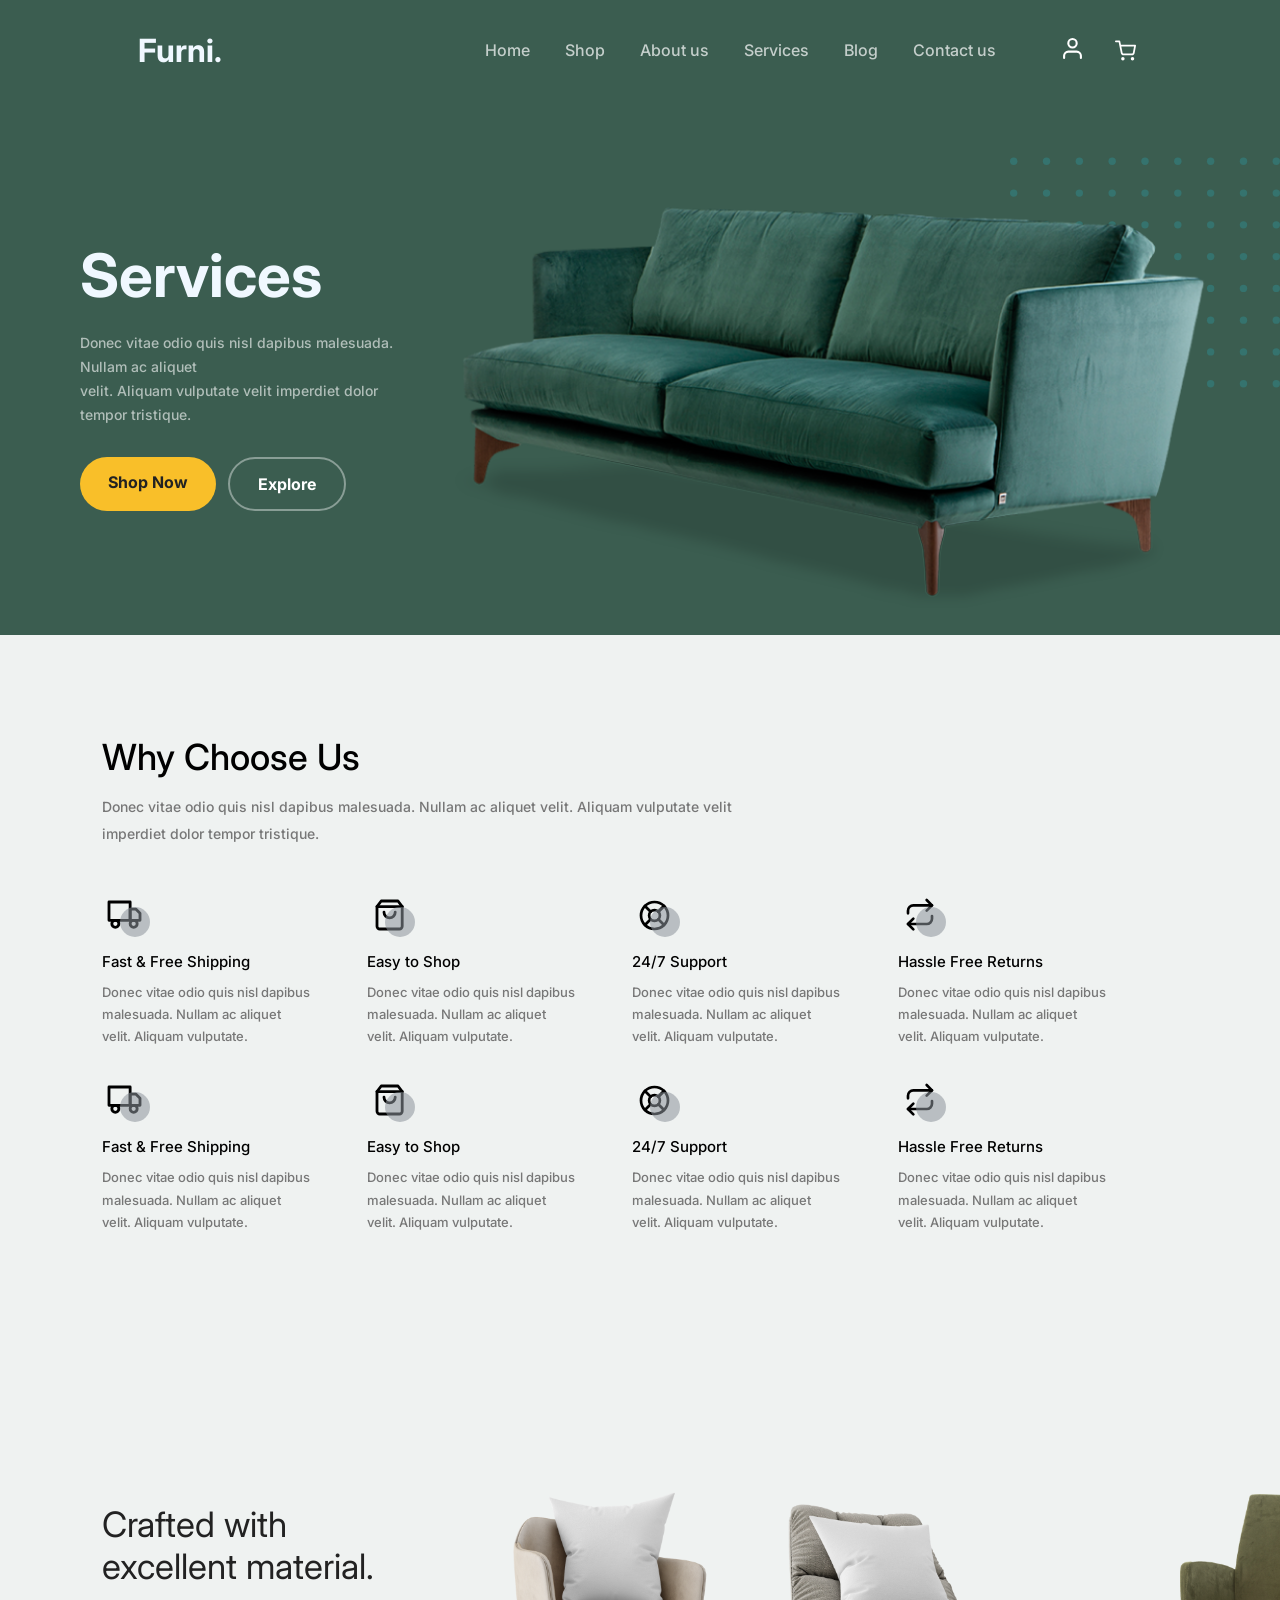
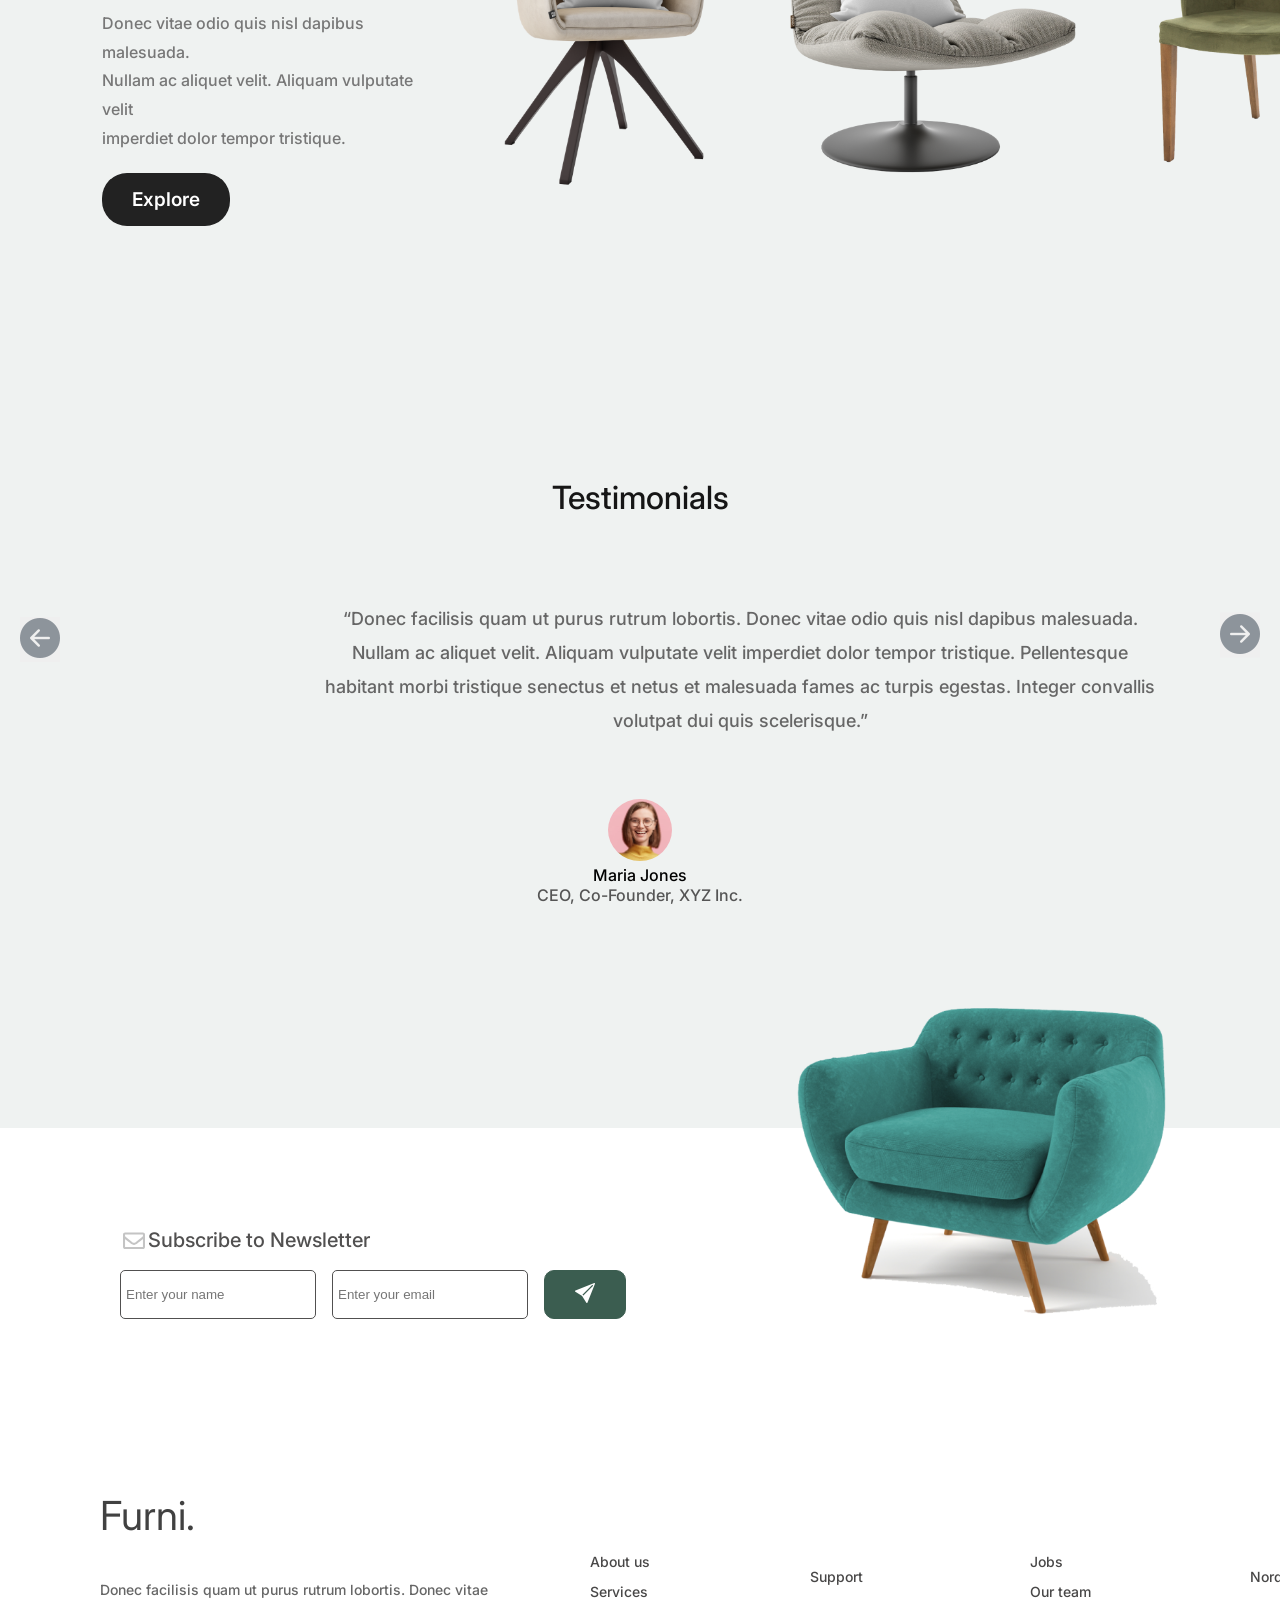
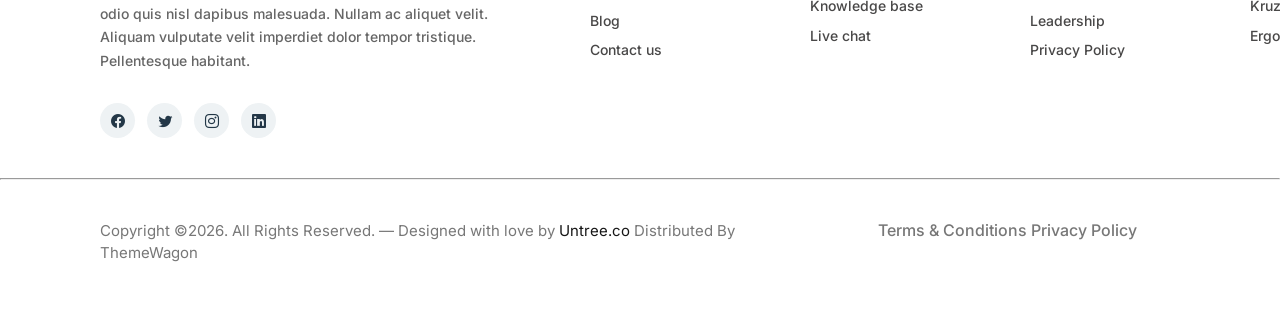
<file: HTML/services.html>
<!DOCTYPE html>
<html lang="en">
<head>
    <meta charset="UTF-8">
    <meta name="viewport" content="width=device-width, initial-scale=1.0">
    <title>Services</title>
    <link rel="stylesheet" href="../CSS/services.css">
     <link
      rel="stylesheet"
      href="https://cdn.jsdelivr.net/npm/bootstrap-icons@1.13.1/font/bootstrap-icons.min.css"
    />
</head>
<body>
      <header>
      <div id="navigation-bar">
        <div>
          <a href="" id="brand-name">Furni.</a>
        </div>
        <div id="menu-item">
          <div id="menu-name">
            <a href="../HTML/home.html" class="menu">Home</a>
            <a href="../HTML/shop.html" class="menu">Shop</a>
            <a href="../HTML/aboutus.html" class="menu">About us</a>
            <a href="../HTML/services.html" class="menu">Services</a>
            <a href="../HTML/blog.html" class="menu">Blog</a>
            <a href="../HTML/contactus.html" class="menu">Contact us</a>
          </div>

          <div id="icons">
             <a  href="../HTML/userlogin.html">  <img src="../assets/user.svg" alt="user" id="cart" /></a>
            <img src="../assets/cart.svg" alt="cart logo" id="cart" />
          </div>
        </div>
      </div>
    </header>
    <main>
      <section id="hero">
        <div>
          <h1>
           Services
          </h1>
          <br />
          <p>
            Donec vitae odio quis nisl dapibus malesuada. Nullam ac aliquet<br />
            velit. Aliquam vulputate velit imperdiet dolor tempor tristique.
          </p>
          <div id="hero-buttons">
            <a href="../HTML/shop.html" id="shop-button">Shop Now</a>
            <a href="../HTML/services.html" id="explore-button">Explore</a>
          </div>
        </div>
        <div><img src="../assets/couch.png" alt="couch" id="couch" /></div>
      </section>
      <section class="why-section">
        <div class="why-container">
          <div class="why-content">
            <h2>Why Choose Us</h2>

            <p class="intro">
              Donec vitae odio quis nisl dapibus malesuada. Nullam ac aliquet
              velit. Aliquam vulputate velit imperdiet dolor tempor tristique.
            </p>

            <div class="features">
              <div class="feature">
                <div class="icon">
                  <img src="../assets/truck.svg" alt="" />
                </div>

                <h3>Fast &amp; Free Shipping</h3>

                <p>
                  Donec vitae odio quis nisl dapibus malesuada. Nullam ac
                  aliquet velit. Aliquam vulputate.
                </p>
              </div>

              <div class="feature">
                <div class="icon">
                  <img src="../assets/shoppingbag.svg" alt="" />
                </div>

                <h3>Easy to Shop</h3>

                <p>
                  Donec vitae odio quis nisl dapibus malesuada. Nullam ac
                  aliquet velit. Aliquam vulputate.
                </p>
              </div>

              <div class="feature">
                <div class="icon">
                  <img src="../assets/support.svg" alt="" />
                </div>

                <h3>24/7 Support</h3>

                <p>
                  Donec vitae odio quis nisl dapibus malesuada. Nullam ac
                  aliquet velit. Aliquam vulputate.
                </p>
              </div>

              <div class="feature">
                <div class="icon">
                  <img src="../assets/return.svg" alt="" />
                </div>

                <h3>Hassle Free Returns</h3>

                <p>
                  Donec vitae odio quis nisl dapibus malesuada. Nullam ac
                  aliquet velit. Aliquam vulputate.
                </p>
              </div>
            </div>
            <div class="features">
              <div class="feature">
                <div class="icon">
                  <img src="../assets/truck.svg" alt="" />
                </div>

                <h3>Fast &amp; Free Shipping</h3>

                <p>
                  Donec vitae odio quis nisl dapibus malesuada. Nullam ac
                  aliquet velit. Aliquam vulputate.
                </p>
              </div>

              <div class="feature">
                <div class="icon">
                  <img src="../assets/shoppingbag.svg" alt="" />
                </div>

                <h3>Easy to Shop</h3>

                <p>
                  Donec vitae odio quis nisl dapibus malesuada. Nullam ac
                  aliquet velit. Aliquam vulputate.
                </p>
              </div>

              <div class="feature">
                <div class="icon">
                  <img src="../assets/support.svg" alt="" />
                </div>

                <h3>24/7 Support</h3>

                <p>
                  Donec vitae odio quis nisl dapibus malesuada. Nullam ac
                  aliquet velit. Aliquam vulputate.
                </p>
              </div>

              <div class="feature">
                <div class="icon">
                  <img src="../assets/return.svg" alt="" />
                </div>

                <h3>Hassle Free Returns</h3>

                <p>
                  Donec vitae odio quis nisl dapibus malesuada. Nullam ac
                  aliquet velit. Aliquam vulputate.
                </p>
              </div>
            </div>
          </div>
          
          </div>
          

         
        </div>
        
      </section>
    <section class="section2">
        <div class="content">
          <h2>Crafted with <br />excellent material.</h2>
          <p>
            Donec vitae odio quis nisl dapibus malesuada. <br />
            Nullam ac aliquet velit. Aliquam vulputate velit <br />
            imperdiet dolor tempor tristique.
          </p>
          <div>
            <a href="#" class="content-explore">Explore</a>
          </div>
        </div>
        <div class="product">
          <div class="product1">
            <img src="../assets/product-1.png" alt="" />
          </div>
          <!-- <div class="product-info"><h3>Nordic Chair</h3><strong>$50.00</strong>    </div>
          <button class="add-btn">+</button> -->
          <div class="product1">
            <img src="../assets/product-2.png" alt="" />
          </div>
          <!-- <div class="product-info"><h3>Kruzo Aero Chair</h3><strong>$70.00</strong>    </div>
          <button class="add-btn">+</button> -->
          <div class="product1">
            <img src="../assets/product-3.png" alt="" />
          </div>
          <!-- <div class="product-info"><h3>Ergonomic Chair</h3><strong>$43.00</strong>    </div>
          <button class="add-btn">+</button> -->
        </div>
      </section>

     <section class="Testimonials">
        <h2 class="testi-head">Testimonials</h2>
        <div class="testi-para">
          <button class="arrow-left">
            <i class="bi bi-arrow-left-circle-fill"></i>
          </button>
          <div>
            <p>
              “Donec facilisis quam ut purus rutrum lobortis. Donec vitae odio
              quis nisl dapibus malesuada. <br />
              Nullam ac aliquet velit. Aliquam vulputate velit imperdiet dolor
              tempor tristique. Pellentesque <br />
              habitant morbi tristique senectus et netus et malesuada fames ac
              turpis egestas. Integer convallis <br />
              volutpat dui quis scelerisque.”
            </p>
            <img src="../assets/person-1.png" alt="" />
            <h3>Maria Jones</h3>
            <span>CEO, Co-Founder, XYZ Inc.</span>
          </div>
          <button class="arrow-right">
            <i class="bi bi-arrow-right-circle-fill"></i>
          </button>
        </div>

        <div></div>
      </section>
      
    </main>
    <!-- <footer>
      <div>
        <div>
          <img src="../assets/envelope-outline.svg" alt="">
          <h3>Subscribe to Newsletter</h3>
        </div>
        <div>
          <input type="text" placeholder="enter your name">
            <input type="text" placeholder="enter your email">
           <button> <i class="bi bi-send-fill"></i></button>
        </div>
      </div>
    </footer> -->
    <footer class="footer">
      <div class="footer-top">
        <div class="footer-left">
          <div class="newsletter">
            <img src="../assets/envelope-outline.svg" alt="" />
            <h3>Subscribe to Newsletter</h3>
          </div>

          <div class="newsletter-form">
            <input
              class="newsletter-form-inside"
              type="text"
              placeholder="Enter your name"
            />

            <input
              class="newsletter-form-inside"
              type="email"
              placeholder="Enter your email"
            />

            <button onclick="footerform()">
              <i class="bi bi-send-fill"></i>
            </button>
          </div>
        </div>

        <img src="../assets/sofa.png" alt="Chair" class="chair" />
      </div>

      <div class="footer-content">
        <div class="name">
          <h1>Furni.</h1>

          <p>
            Donec facilisis quam ut purus rutrum lobortis. Donec vitae odio quis
            nisl dapibus malesuada. Nullam ac aliquet velit. Aliquam vulputate
            velit imperdiet dolor tempor tristique. Pellentesque habitant.
          </p>

          <div class="social-icons">
            <a href="#">
              <i class="bi bi-facebook"></i>
            </a>

            <a href="#">
              <i class="bi bi-twitter"></i>
            </a>

            <a href="#">
              <i class="bi bi-instagram"></i>
            </a>

            <a href="#">
              <i class="bi bi-linkedin"></i>
            </a>
          </div>
        </div>

        <div class="footer-column">
          <a href="#">About us</a>
          <a href="#">Services</a>
          <a href="#">Blog</a>
          <a href="#">Contact us</a>
        </div>

        <div class="footer-column">
          <a href="#">Support</a>
          <a href="#">Knowledge base</a>
          <a href="#">Live chat</a>
        </div>

        <div class="footer-column">
          <a href="#">Jobs</a>
          <a href="#">Our team</a>
          <a href="#">Leadership</a>
          <a href="#">Privacy Policy</a>
        </div>

        <div class="footer-column">
          <a href="#">Nordic Chair</a>
          <a href="#">Kruzo Aero</a>
          <a href="#">Ergonomic Chair</a>
        </div>
      </div>
      <br /><br />

      <hr />
      <br /><br />
      <div class="footer-bottom">
        <div class="Copyright">
          Copyright ©2026. All Rights Reserved. — Designed with love by
         <span> Untree.co</span> Distributed By <br> ThemeWagon
        </div>

        <div class="footer-bottom-right">
          <a href="#">Terms & Conditions</a>
          <a href="#">Privacy Policy</a>
        </div>
        <br>
        <br>
        <br>
        <br>
        <br>
      </div>
    </footer>


     <script src="../javascript/contact.js"></script>
</body>
</html>
</file>
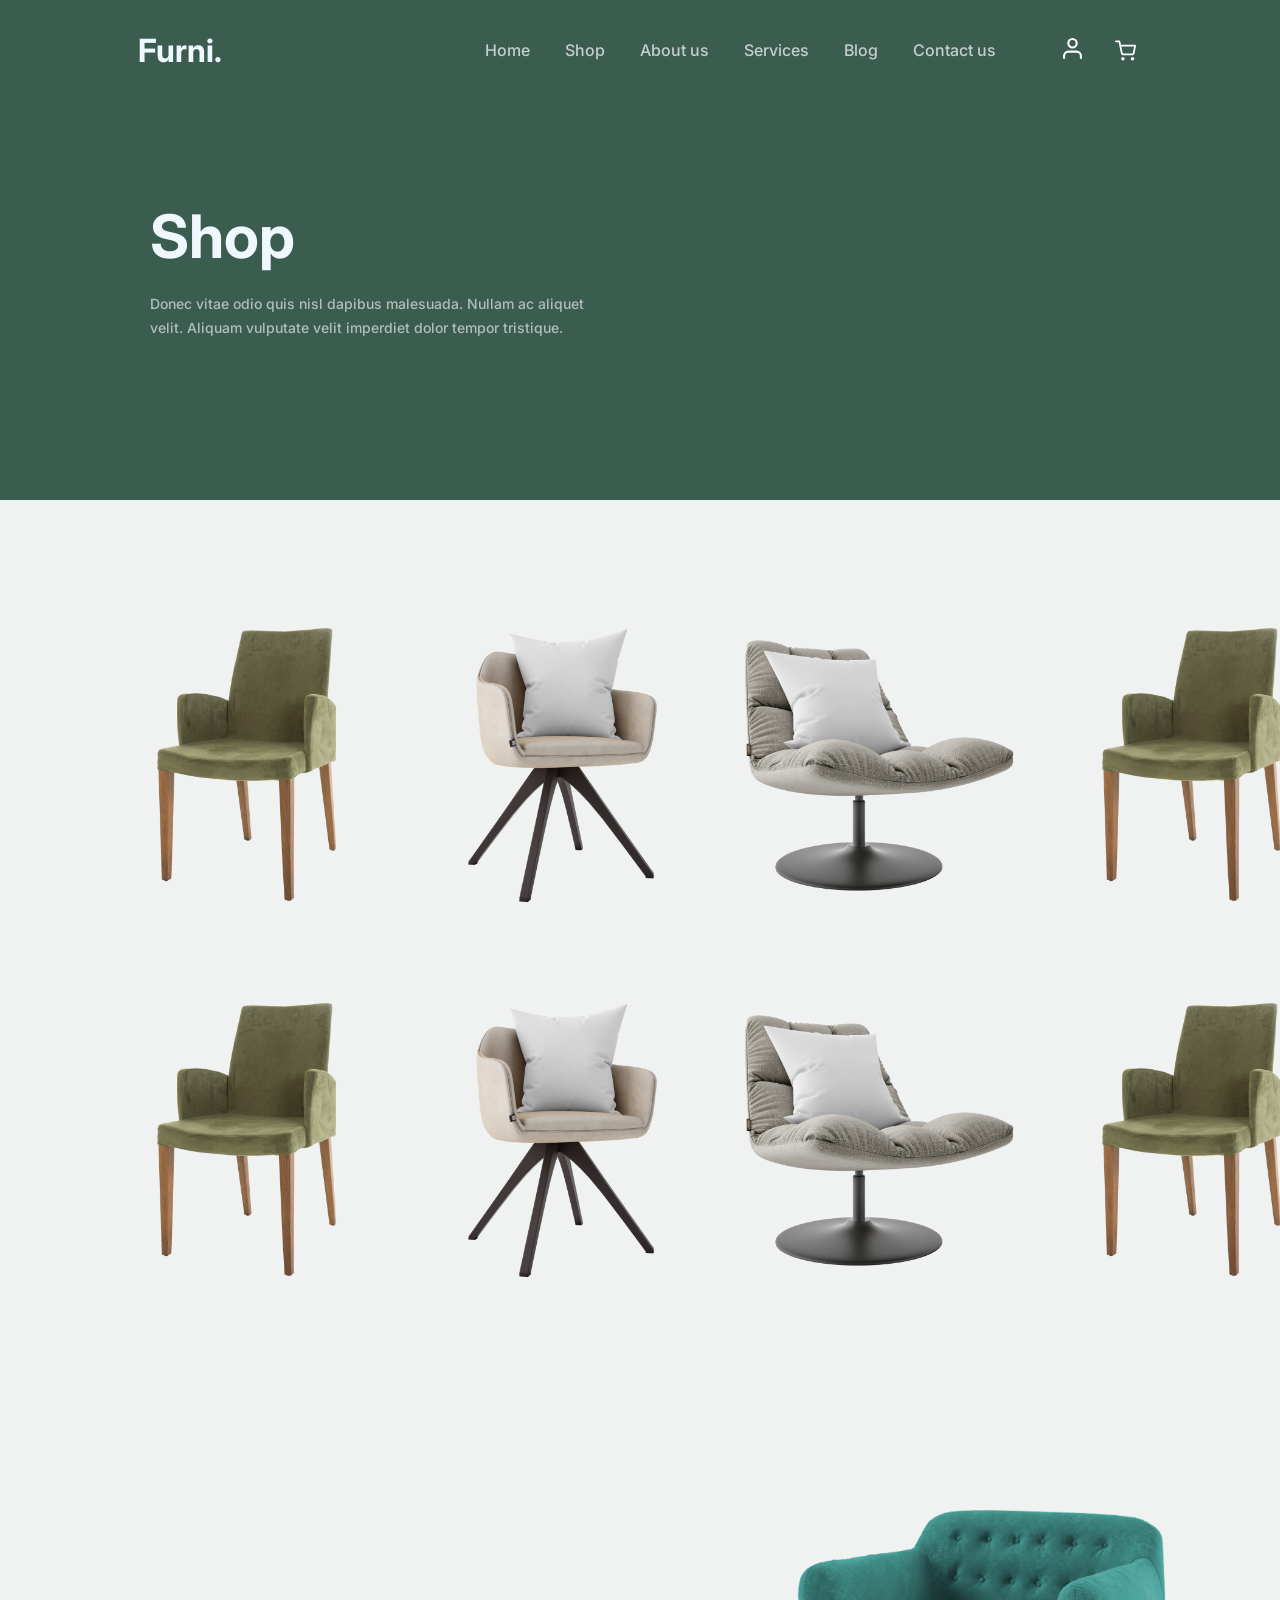
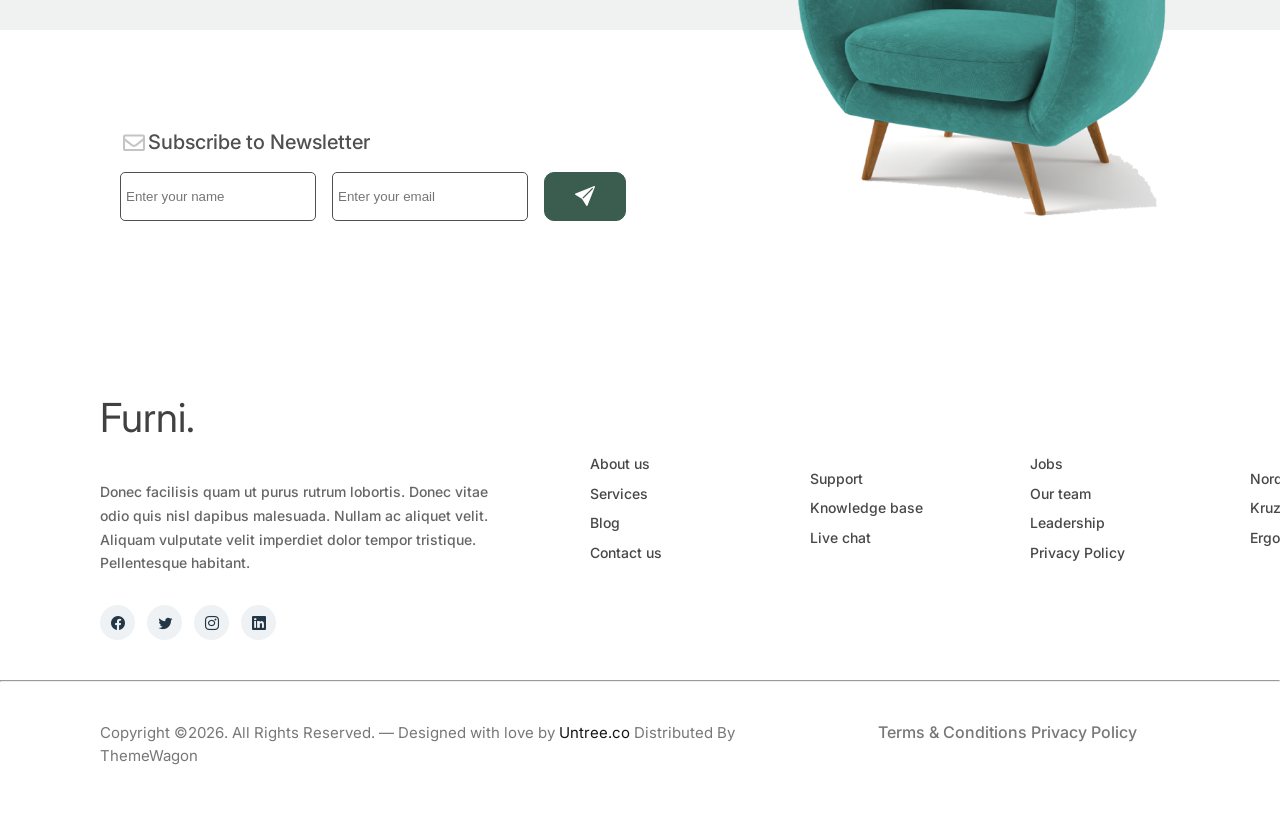
<file: HTML/shop.html>
<!doctype html>
<html lang="en">
  <head>
    <meta charset="UTF-8" />
    <meta name="viewport" content="width=device-width, initial-scale=1.0" />
    <title>Shop</title>
    <link rel="stylesheet" href="../CSS/shop.css" />
    <link
      rel="stylesheet"
      href="https://cdn.jsdelivr.net/npm/bootstrap-icons@1.13.1/font/bootstrap-icons.min.css"
    />
  </head>
  <body>
    <header>
      <div id="navigation-bar">
        <div>
          <a href="" id="brand-name">Furni.</a>
        </div>
        <div id="menu-item">
          <div id="menu-name">
            <a href="../HTML/home.html" class="menu">Home</a>
            <a href="../HTML/shop.html" class="menu">Shop</a>
            <a href="../HTML/aboutus.html" class="menu">About us</a>
            <a href="../HTML/services.html" class="menu">Services</a>
            <a href="../HTML/blog.html" class="menu">Blog</a>
            <a href="../HTML/contactus.html" class="menu">Contact us</a>
          </div>

          <div id="icons">
             <a  href="../HTML/userlogin.html">  <img src="../assets/user.svg" alt="user" id="cart" /></a>
            <img src="../assets/cart.svg" alt="cart logo" id="cart" />
          </div>
        </div>
      </div>
    </header>
    <main>
      <section id="hero">
        <div>
          <h1>
           Shop
          </h1>
          <br />
          <p>
            Donec vitae odio quis nisl dapibus malesuada. Nullam ac aliquet<br />
            velit. Aliquam vulputate velit imperdiet dolor tempor tristique.
          </p>
          
      </section>
      <section class="section2">
        
        <div class="product">
          <div class="product1">
            <img src="../assets/product-3.png" alt="" />
          </div>
          <div class="product1">
            <img src="../assets/product-1.png" alt="" />
          </div>
          <!-- <div class="product-info"><h3>Nordic Chair</h3><strong>$50.00</strong>    </div>
          <button class="add-btn">+</button> -->
          <div class="product1">
            <img src="../assets/product-2.png" alt="" />
          </div>
          <!-- <div class="product-info"><h3>Kruzo Aero Chair</h3><strong>$70.00</strong>    </div>
          <button class="add-btn">+</button> -->
          <div class="product1">
            <img src="../assets/product-3.png" alt="" />
          </div>
          <!-- <div class="product-info"><h3>Ergonomic Chair</h3><strong>$43.00</strong>    </div>
          <button class="add-btn">+</button> -->
            <div class="product1">
            <img src="../assets/product-3.png" alt="" />
          </div>
          <div class="product1">
            <img src="../assets/product-1.png" alt="" />
          </div>
          <!-- <div class="product-info"><h3>Nordic Chair</h3><strong>$50.00</strong>    </div>
          <button class="add-btn">+</button> -->
          <div class="product1">
            <img src="../assets/product-2.png" alt="" />
          </div>
          <!-- <div class="product-info"><h3>Kruzo Aero Chair</h3><strong>$70.00</strong>    </div>
          <button class="add-btn">+</button> -->
          <div class="product1">
            <img src="../assets/product-3.png" alt="" />
          </div>
          <!-- <div class="product-info"><h3>Ergonomic Chair</h3><strong>$43.00</strong>    </div>
          <button class="add-btn">+</button> -->
        </div>
      </section>


     <footer class="footer">
      <div class="footer-top">
        <div class="footer-left">
          <div class="newsletter">
            <img src="../assets/envelope-outline.svg" alt="" />
            <h3>Subscribe to Newsletter</h3>
          </div>

          <div class="newsletter-form">
            <input
              class="newsletter-form-inside"
              type="text"
              placeholder="Enter your name"
            />

            <input
              class="newsletter-form-inside"
              type="email"
              placeholder="Enter your email"
            />

            <button onclick="footerform()">
              <i class="bi bi-send-fill"></i>
            </button>
          </div>
        </div>

        <img src="../assets/sofa.png" alt="Chair" class="chair" />
      </div>

      <div class="footer-content">
        <div class="name">
          <h1>Furni.</h1>

          <p>
            Donec facilisis quam ut purus rutrum lobortis. Donec vitae odio quis
            nisl dapibus malesuada. Nullam ac aliquet velit. Aliquam vulputate
            velit imperdiet dolor tempor tristique. Pellentesque habitant.
          </p>

          <div class="social-icons">
            <a href="#">
              <i class="bi bi-facebook"></i>
            </a>

            <a href="#">
              <i class="bi bi-twitter"></i>
            </a>

            <a href="#">
              <i class="bi bi-instagram"></i>
            </a>

            <a href="#">
              <i class="bi bi-linkedin"></i>
            </a>
          </div>
        </div>

        <div class="footer-column">
          <a href="#">About us</a>
          <a href="#">Services</a>
          <a href="#">Blog</a>
          <a href="#">Contact us</a>
        </div>

        <div class="footer-column">
          <a href="#">Support</a>
          <a href="#">Knowledge base</a>
          <a href="#">Live chat</a>
        </div>

        <div class="footer-column">
          <a href="#">Jobs</a>
          <a href="#">Our team</a>
          <a href="#">Leadership</a>
          <a href="#">Privacy Policy</a>
        </div>

        <div class="footer-column">
          <a href="#">Nordic Chair</a>
          <a href="#">Kruzo Aero</a>
          <a href="#">Ergonomic Chair</a>
        </div>
      </div>
      <br /><br />

      <hr />
      <br /><br />
      <div class="footer-bottom">
        <div class="Copyright">
          Copyright ©2026. All Rights Reserved. — Designed with love by
         <span> Untree.co</span> Distributed By <br> ThemeWagon
        </div>

        <div class="footer-bottom-right">
          <a href="#">Terms & Conditions</a>
          <a href="#">Privacy Policy</a>
        </div>
        <br>
        <br>
        <br>
        <br>
        <br>
      </div>
    </footer>






    <script src="../javascript/contact.js"></script>
  </body>
</html>
</file>
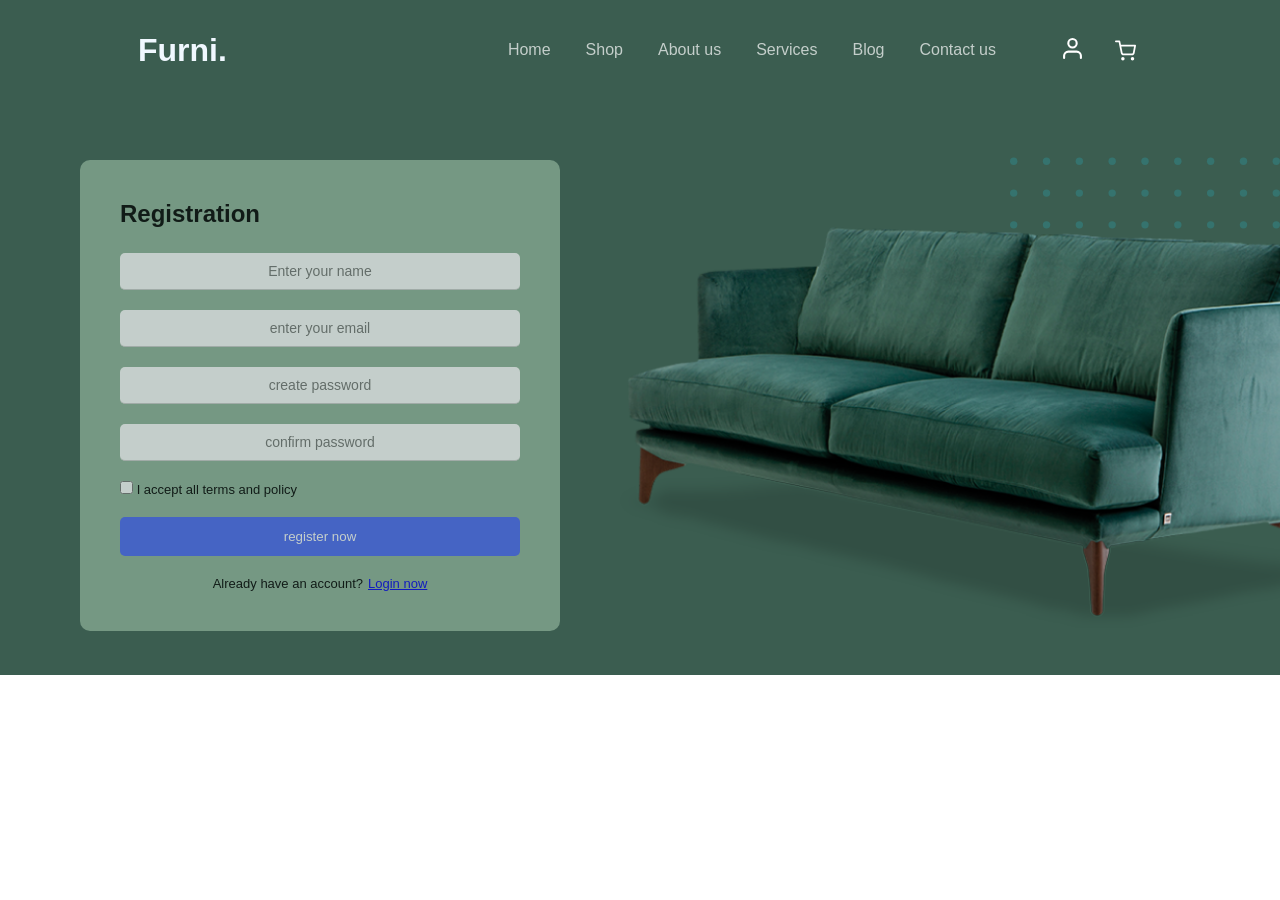
<file: HTML/signup.html>
<!DOCTYPE html>
<html lang="en">
<head>
    <meta charset="UTF-8">
    <meta name="viewport" content="width=device-width, initial-scale=1.0">
    <title>Login</title>
    <link rel="stylesheet" href="../CSS/signup.css">
</head>
<body>
     <header>
      <div id="navigation-bar">
        <div>
          <a href="" id="brand-name">Furni.</a>
        </div>
        <div id="menu-item">
          <div id="menu-name">
            <a href="../HTML/home.html" class="menu">Home</a>
            <a href="../HTML/shop.html" class="menu">Shop</a>
            <a href="../HTML/aboutus.html" class="menu">About us</a>
            <a href="../HTML/services.html" class="menu">Services</a>
            <a href="../HTML/blog.html" class="menu">Blog</a>
            <a href="../HTML/contactus.html" class="menu">Contact us</a>
          </div>

          <div id="icons">
             <a  href="../HTML/userlogin.html">  <img src="../assets/user.svg" alt="user" id="cart" /></a>
            <img src="../assets/cart.svg" alt="cart logo" id="cart" />
          </div>
        </div>
      </div>
    </header>
   
     
      <section id="hero">
        <div>
         
        <div id="main">
       <div class="registration-container">
        <h2>Registration</h2>
        <form>
          <div class="input-box">
            <input type="text" placeholder="Enter your name" />
          </div>
          <div class="input-box">
            <input type="email" placeholder="enter your email" />
          </div>
          <div class="input-box">
            <input type="password" placeholder="create password" />
          </div>
          <div class="input-box">
            <input type="password" placeholder="confirm password" />
          </div>

          <div id="extra">
            <div><input
              type="checkbox"
              value="termsandpolicy"
              name="termsandpolicy"
              id="termsandpolicy"
            />
            <label for="termsandpolicy">I accept all terms and policy</label>
          </div>
         </div> 

          <button class="login-btn">register now</button>
        </form>
        <div class="signup">
          <div>Already have an account?</div>
          <div><a href="../HTML/userlogin.html">Login now</a></div>
        </div>
      </div>
    </div>
      </div>
      <div><img src="../assets/couch.png" alt="couch" id="couch" /></div>
      </section>
</body>
</html>
</file>
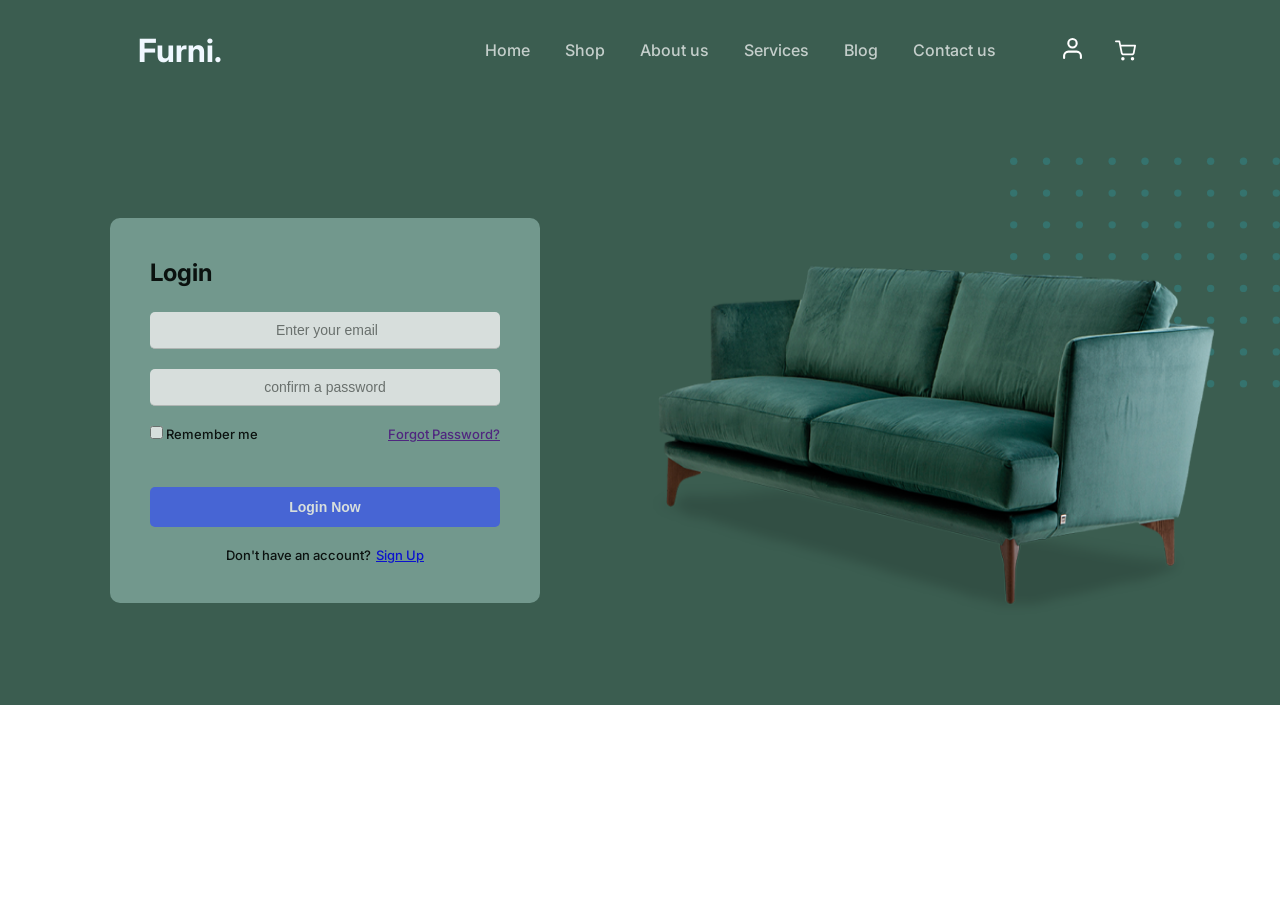
<file: HTML/userlogin.html>
<!DOCTYPE html>
<html lang="en">
<head>
    <meta charset="UTF-8">
    <meta name="viewport" content="width=device-width, initial-scale=1.0">
    <title>Login</title>
    <link rel="stylesheet" href="../CSS/userlogin.css">
</head>
<body>
     <header>
      <div id="navigation-bar">
        <div>
          <a href="" id="brand-name">Furni.</a>
        </div>
        <div id="menu-item">
          <div id="menu-name">
            <a href="../HTML/home.html" class="menu">Home</a>
            <a href="../HTML/shop.html" class="menu">Shop</a>
            <a href="../HTML/aboutus.html" class="menu">About us</a>
            <a href="../HTML/services.html" class="menu">Services</a>
            <a href="../HTML/blog.html" class="menu">Blog</a>
            <a href="../HTML/contactus.html" class="menu">Contact us</a>
          </div>

          <div id="icons">
              <a  href="../HTML/userlogin.html">  <img src="../assets/user.svg" alt="user" id="cart" /></a>
            <img src="../assets/cart.svg" alt="cart logo" id="cart" />
          </div>
        </div>
      </div>
    </header>
   
     
      <section id="hero">
        <div>
         
        <div id="main">
      <div class="login-container">
        <h2>Login</h2>

        <form id="form">
          <div class="input-box">
            <i class="fa-regular fa-envelop"></i>
            <input type="email" placeholder=" Enter your email" />
          </div>

          <div class="input-box">
            <input type="password" placeholder="confirm a password" />
          </div>

          <div id="extra">
            <div>
              <input
                type="checkbox"
                name="rememberme"
                id="rememberme"
                value="rememberme"
              />
              <label for="rememberme">Remember me</label>
            </div>

            <div class="forgot">
              <a href="">Forgot Password?</a>
            </div>
          </div>

          <button class="login-btn">Login Now</button>
        </form>

        <div class="signup">
          <div>Don't have an account?</div>
          <div><a href="../HTML/signup.html">Sign Up</a></div>
        </div>
      </div>
      <div><img src="../assets/couch.png" alt="couch" id="couch" /></div>
      </section>
</body>
</html>
</file>
<file: CSS/aboutus.css>
@import url("https://fonts.googleapis.com/css2?family=Inter:ital,opsz,wght@0,14..32,100..900;1,14..32,100..900&display=swap");
* {
  margin: 0;
  padding: 0;
}
body {
  font-family: "Inter", sans-serif;
  font-weight: 500;
  font-style: normal;
}
#navigation-bar {
  background-color: #3b5d50;
  align-items: center;
  display: flex;
  justify-content: space-between;
  height: 100px;
  padding-left: 138px;
  padding-right: 138px;
}

#brand-name {
  text-decoration: none;
  color: aliceblue;
  font-size: 32px;
  font-weight: bold;
}
#menu-item {
  display: flex;
  align-items: center;
}
#menu-name {
  display: flex;
  align-items: center;

  gap: 35px;
}

.menu {
  text-decoration: none;
  position: relative;

  color: rgba(255, 255, 255, 0.7);
  font-size: 16px;
  padding: 14px 0;
}
.menu::after {
  content: "";
  position: absolute;
  left: 0;
  bottom: 5px;

  width: 0;
  height: 4px;
  background-color: #f9bf29;

  transition: width 0.5s ease;
}

.menu:hover::after {
  width: 100%;
}

.menu:hover {
  color: white;
}
#cart {
  color: aliceblue;
  height: 21px;
  width: 21px;
  margin: 6px;
  cursor: pointer;
}
#icons {
  display: flex;
  align-items: center;

  margin-left: 60px;

  gap: 20px;
}
#hero {
  background-color: #3b5d50;
  background-image: url(../assets/dots-green.svg);
  background-repeat: no-repeat;
  background-position: right top;

  background-size: 270px 345px;

  height: 480px;
  display: flex;
  justify-content: space-around;
  align-items: center;
  padding: 35px 85px 20px 80px;
}
#couch {
  width: 800px;
  position: relative;
  right: -30px;
  top: 15px;
}
h1 {
  color: aliceblue;
  text-align: left;
  font-weight: bold;
  font-size: 60px;
}
p {
  color: rgba(255, 255, 255, 0.6);

  font-size: 14px;

  line-height: 1.7;

  max-width: 500px;

  margin-bottom: 30px;
}
#hero-buttons {
  display: flex;

  gap: 12px;
}

#shop-button,
#explore-button {
  text-decoration: none;

  padding: 15px 28px;

  border-radius: 30px;

  font-weight: bold;
}
#shop-button:hover{
 background-color: #dfb754;
 color: white;
}
#explore-button:hover{
  padding: 15px 30px;
}
#shop-button {
  background-color: #f9bf29;

  color: #222;
}

#explore-button {
  color: white;
  border: 2px solid rgba(255, 255, 255, 0.4);
}
.why-section {
  padding: 100px 8%;
  background-color: #eff2f1;
}

.why-container {
  max-width: 1200px;
  margin: auto;

  display: grid;
  grid-template-columns: auto auto;
  gap: 70px;

  align-items: center;
}

.why-content h2 {
  font-size: 36px;
  font-weight: 500;
  margin-bottom: 15px;
  width: 650px;
}

.intro {
  max-width: 650px;

  font-size: 14px;
  line-height: 1.9;

  color: #777;

  margin-bottom: 45px;
}

.features {
  display: grid;
  justify-content: flex-start;
  grid-template-columns: auto auto;

  column-gap: 55px;
  row-gap: 40px;
}

.feature {
  position: relative;
}

.icon {
  width: 45px;
  height: 45px;

  display: flex;
  align-items: center;
  justify-content: center;

  margin-bottom: 15px;

  font-size: 25px;

  color: #222;

  position: relative;
}

.icon::before {
  content: "";

  position: absolute;
  opacity: 55%;

  width: 30px;
  height: 30px;

  background: #8d949b;

  border-radius: 50%;

  right: -3px;
  bottom: 0;
}

.feature h3 {
  font-size: 15px;
  font-weight: 500;

  margin-bottom: 10px;
}

.feature p {
  font-size: 13px;

  line-height: 1.7;

  color: #777;

  max-width: 300px;
}

.why-image {
  position: relative;
  z-index: 1;
  padding-top: 20px;
  padding-right: 10px;
}
.dots {
  position: absolute;
  width: 600px;
  height: 600px;

  top: -110px;
  left: -410px;
  background-image: url(../assets/dots-yellow.svg);
  background-repeat: no-repeat;
  background-position: right top;

  background-size: 270px 345px;

  z-index: 0;
}
.why-image img {
  display: block;
  position: relative;
  z-index: 2;
  width: 540px;

  height: 610px;

  object-fit: cover;

  border-radius: 18px;
}

@media (max-width: 900px) {
  .why-container {
    grid-template-columns: 1fr;

    gap: 50px;
  }

  .why-image {
    max-width: 600px;
    margin: auto;
  }
}

@media (max-width: 600px) {
  .why-section {
    padding: 60px 25px;
  }

  .features {
    grid-template-columns: 1fr;

    row-gap: 35px;
  }

  .why-content h2 {
    font-size: 30px;
  }

  .why-image img {
    height: 400px;
  }
}
.testi-head {
  font-size: xx-large;
  font-weight: 500;
  color: #161616;
}

.Testimonials {
  background-color: #eff2f1;
  text-align: center;
  padding-top: 150px;
  height: 650px;
  p {
    padding-top: 40px;
    color: #666;
    line-height: 1.9;
    font-size: large;
    font-weight: 500;
    padding-left: 200px;
    max-width: 1100px;
    margin-bottom: 60px;
  }
  img {
    border-radius: 50%;
    width: 5%;
    height: 5%;
  }
  h3 {
    font-size: 16px;
    font-weight: 500;
  }
  span {
    color: #555;
  }
}
.arrow-left {
  position: relative;
  left: -600px;
  top: 100px;

  border: none;
  cursor: pointer;
  color: #8d949b;
  font-size: 40px;
}

.arrow-right {
  position: relative;
  right: -600px;
  top: -270px;
  transform: translateY(-50%);

  border: none;
  cursor: pointer;
  color: #8d949b;
  font-size: 40px;
  z-index: 1000;
}

.heading {
  background-color: #eff2f1;
  display: grid;
  grid-template-columns: auto auto;
  justify-content: last baseline;
  padding-top: 100px;
  padding-left: 120px;
  .view-more a {
    margin-left: 900px;
    color: #383737;
  }
  h2 {
    font-size: xx-large;
    font-weight: 600;
    color: #2e2d2d;
  }
}
.view-picture {
  background-color: #eff2f1;
  height: 600px;
  display: grid;
  grid-template-columns: auto auto auto;
  padding-left: 120px;
  padding-top: 60px;
  padding-right: 65px;

  .post img {
    width: 420px;
    border-radius: 6%;
    object-fit: cover;
    gap: 5px;
    height: 300px;
  }
  p {
    padding-top: 12px;
    color: #111;
    font-size: 16px;
    font-weight: 500;
    line-height: 1.9;
    span {
      color: #515050;
    }
  }
}

.footer-top{
    display: grid;
    grid-template-columns: auto auto;
    justify-content: space-between;
    .chair{
      position: relative;
      width: 400px;
      top: -140px;
      left: 25%;
      transform: translateX(-50%);
    
     
    }
}
.newsletter{
    display: flex;
    justify-content:start;
    h3{
        font-weight: 500;
        font-size:20px;
        color: #515050;
    }
}
.footer-left{
    padding-left: 120px;
    padding-top: 100px;
   
    .newsletter-form{
       display: flex;
       justify-content: space-evenly;
       gap: 16px;
        padding-top: 15px;
    }
   
    .newsletter-form-inside{
        border-radius: 5px;
        padding: 15px 20px 15px 5px;
       border: 1px solid #515050;   
    }
    

    button{
        background-color: #3b5d50;
        padding: 12px 30px 12px 30px;
        border-radius: 10px;
        border: 1px solid #3b5d50;
        color:white;
        font-size: 20px;
    }
}
.footer-content{
    display: grid;
    grid-template-columns: auto auto auto auto auto;
    justify-content:left;
    width: 800px;
    column-gap: 90px;
   line-height: 2.1;
   align-items: center;
   
 
    color: #333;
    padding-left: 100px;
    
   
    .name{
       h1{
         color: #414141;
         font-size: 40px;
         font-weight: 400;
       }
       p{
        color: #666;
        width: 400px;
        padding-top: 20px;
       }
    }
   
}

 .footer-column a{
  text-decoration: none;
  color: #484747;
  display: block;
  justify-content:flex-start;
  width: 130px;
  font-size: 14px;
  
    }
    .footer-column a:hover{
        color: #797575;
    }
.social-icons {
   display: flex;
   gap: 12px;
   margin-top: 25px;
}
.social-icons a{
    width: 35px;
    height: 35px;
    border-radius: 50%;
    background: #eef2f4;
    display: flex;
    align-items: center;
    justify-content: center;
    color: #233747;
    text-decoration: none;
    font-size: 14px;
    
}
.social-icons a:hover{
    background: #3b5d50;
    color: white;
}
.footer-bottom{
    display: flex;
    justify-content:space-between ;
    padding-left: 100px;
 
    .Copyright{
        line-height: 1.5;
        font-size: 15px;
        font-weight: 400;

        color: #777;
        span{
            color: #161616;
            cursor: pointer;
        }
        span:hover{
            color: #797575;
        }
    }
  
    .footer-bottom-right a{
 text-decoration: none;
 width: 500px;
   display: inline;
 
   
    color: #777;
    
    }
}
.our-team{
  background-color:   #eff2f1;;
}
.team-head h1{
 text-align:  center;
  color: #222;
  font-size: xx-large;
  font-weight: 600;
}
.team-image{
  display: grid;
  grid-template-columns: auto auto auto auto;
  padding-left: 100px;
  padding-top: 30px;
  padding-right: 100px;
  img{
    width: 300px;
    height: 300px;
  }
  h2{
    padding-top: 20px;
    font-size: 30px;
    font-weight: 500;
    color: #383737;
    margin-bottom: 5px;
    text-decoration:underline;
  }
  p{
    color: #635f5f;
  }
  a{
   
    color: #383737;
  }
}
</file>
<file: CSS/blog.css>
@import url("https://fonts.googleapis.com/css2?family=Inter:ital,opsz,wght@0,14..32,100..900;1,14..32,100..900&display=swap");
* {
  margin: 0;
  padding: 0;
}
body {
  font-family: "Inter", sans-serif;
  font-weight: 500;
  font-style: normal;
}
#navigation-bar {
  background-color: #3b5d50;
  align-items: center;
  display: flex;
  justify-content: space-between;
  height: 100px;
  padding-left: 138px;
  padding-right: 138px;
}

#brand-name {
  text-decoration: none;
  color: aliceblue;
  font-size: 32px;
  font-weight: bold;
}
#menu-item {
  display: flex;
  align-items: center;
}
#menu-name {
  display: flex;
  align-items: center;

  gap: 35px;
}

.menu {
  text-decoration: none;
  position: relative;

  color: rgba(255, 255, 255, 0.7);
  font-size: 16px;
  padding: 14px 0;
}
.menu::after {
  content: "";
  position: absolute;
  left: 0;
  bottom: 5px;

  width: 0;
  height: 4px;
  background-color: #f9bf29;

  transition: width 0.5s ease;
}

.menu:hover::after {
  width: 100%;
}

.menu:hover {
  color: white;
}
#cart {
  color: aliceblue;
  height: 21px;
  width: 21px;
  margin: 6px;
  cursor: pointer;
}
#icons {
  display: flex;
  align-items: center;

  margin-left: 60px;

  gap: 20px;
}
#hero {
  background-color: #3b5d50;
  background-image: url(../assets/dots-green.svg);
  background-repeat: no-repeat;
  background-position: right top;

  background-size: 270px 345px;

  height: 480px;
  display: flex;
  justify-content: space-around;
  align-items: center;
  padding: 35px 85px 20px 80px;
}
#couch {
  width: 800px;
  position: relative;
  right: -30px;
  top: 15px;
}
h1 {
  color: aliceblue;
  text-align: left;
  font-weight: bold;
  font-size: 60px;
}
p {
  color: rgba(255, 255, 255, 0.6);

  font-size: 14px;

  line-height: 1.7;

  max-width: 500px;

  margin-bottom: 30px;
}
#hero-buttons {
  display: flex;

  gap: 12px;
}

#shop-button,
#explore-button {
  text-decoration: none;

  padding: 15px 28px;

  border-radius: 30px;

  font-weight: bold;
}

#shop-button {
  background-color: #f9bf29;

  color: #222;
}
#shop-button:hover{
 background-color: #dfb754;
 color: white;
}
#explore-button:hover{
  padding: 15px 30px;
}

#explore-button {
  color: white;
  border: 2px solid rgba(255, 255, 255, 0.4);
}

.testi-head {
  font-size: xx-large;
  font-weight: 500;
  color: #161616;
}

.Testimonials {
  background-color: #eff2f1;
  text-align: center;
  padding-top: 150px;
  height: 650px;
  p {
    padding-top: 40px;
    color: #666;
    line-height: 1.9;
    font-size: large;
    font-weight: 500;
    padding-left: 200px;
    max-width: 1100px;
    margin-bottom: 60px;
  }
  img {
    border-radius: 50%;
    width: 5%;
    height: 5%;
  }
  h3 {
    font-size: 16px;
    font-weight: 500;
  }
  span {
    color: #555;
  }
}
.arrow-left {
  position: relative;
  left: -600px;
  top: 100px;

  border: none;
  cursor: pointer;
  color: #8d949b;
  font-size: 40px;
}

.arrow-right {
  position: relative;
  right: -600px;
  top: -270px;
  transform: translateY(-50%);

  border: none;
  cursor: pointer;
  color: #8d949b;
  font-size: 40px;
  z-index: 1000;
}

.heading {
  background-color: #eff2f1;
  display: grid;
  grid-template-columns: auto auto;
  justify-content: last baseline;
  padding-top: 100px;
  padding-left: 120px;
  .view-more a {
    margin-left: 900px;
    color: #383737;
  }
  h2 {
    font-size: xx-large;
    font-weight: 600;
    color: #2e2d2d;
  }
}
.view-picture {
  background-color: #eff2f1;
  
  display: grid;
  grid-template-columns: auto auto auto;
  padding-left: 120px;
  padding-top: 100px;
  padding-right: 65px;

 
  p {
    padding-top: 12px;
    color: #111;
    font-size: 16px;
    font-weight: 500;
    line-height: 1.9;
    span {
      color: #515050;
    }
  }
}
.post{
  overflow: hidden;
  border-radius: 6%;
}
.post img {
    width: 420px;
    border-radius: 6%;
    object-fit: cover;
    gap: 5px;
    height: 300px;
    transition: transform 0.5s ease;
  }
  .post:hover img{
    transform: scale(1.03);
    opacity: 93%;
  }
.footer-top{
    display: grid;
    grid-template-columns: auto auto;
    justify-content: space-between;
    .chair{
      position: relative;
      width: 400px;
      top: -140px;
      left: 25%;
      transform: translateX(-50%);
    
     
    }
}
.newsletter{
    display: flex;
    justify-content:start;
    h3{
        font-weight: 500;
        font-size:20px;
        color: #515050;
    }
}
.footer-left{
    padding-left: 120px;
    padding-top: 100px;
   
    .newsletter-form{
       display: flex;
       justify-content: space-evenly;
       gap: 16px;
        padding-top: 15px;
    }
   
    .newsletter-form-inside{
        border-radius: 5px;
        padding: 15px 20px 15px 5px;
       border: 1px solid #515050;   
    }
    

    button{
        background-color: #3b5d50;
        padding: 12px 30px 12px 30px;
        border-radius: 10px;
        border: 1px solid #3b5d50;
        color:white;
        font-size: 20px;
    }
}
.footer-content{
    display: grid;
    grid-template-columns: auto auto auto auto auto;
    justify-content:left;
    width: 800px;
    column-gap: 90px;
   line-height: 2.1;
   align-items: center;
   
 
    color: #333;
    padding-left: 100px;
    
   
    .name{
       h1{
         color: #414141;
         font-size: 40px;
         font-weight: 400;
       }
       p{
        color: #666;
        width: 400px;
        padding-top: 20px;
       }
    }
   
}

 .footer-column a{
  text-decoration: none;
  color: #484747;
  display: block;
  justify-content:flex-start;
  width: 130px;
  font-size: 14px;
  
    }
    .footer-column a:hover{
        color: #797575;
    }
.social-icons {
   display: flex;
   gap: 12px;
   margin-top: 25px;
}
.social-icons a{
    width: 35px;
    height: 35px;
    border-radius: 50%;
    background: #eef2f4;
    display: flex;
    align-items: center;
    justify-content: center;
    color: #233747;
    text-decoration: none;
    font-size: 14px;
    
}
.social-icons a:hover{
    background: #3b5d50;
    color: white;
}
.footer-bottom{
    display: flex;
    justify-content:space-between ;
    padding-left: 100px;
 
    .Copyright{
        line-height: 1.5;
        font-size: 15px;
        font-weight: 400;

        color: #777;
        span{
            color: #161616;
            cursor: pointer;
        }
        span:hover{
            color: #797575;
        }
    }
  
    .footer-bottom-right a{
 text-decoration: none;
 width: 500px;
   display: inline;
 
   
    color: #777;
    
    }
}
</file>
<file: CSS/contactus.css>
@import url("https://fonts.googleapis.com/css2?family=Inter:ital,opsz,wght@0,14..32,100..900;1,14..32,100..900&display=swap");
* {
  margin: 0;
  padding: 0;
}
body {
  font-family: "Inter", sans-serif;
  font-weight: 500;
  font-style: normal;
}
#navigation-bar {
  background-color: #3b5d50;
  align-items: center;
  display: flex;
  justify-content: space-between;
  height: 100px;
  padding-left: 138px;
  padding-right: 138px;
}

#brand-name {
  text-decoration: none;
  color: aliceblue;
  font-size: 32px;
  font-weight: bold;
}
#menu-item {
  display: flex;
  align-items: center;
}
#menu-name {
  display: flex;
  align-items: center;

  gap: 35px;
}

.menu {
  text-decoration: none;
  position: relative;

  color: rgba(255, 255, 255, 0.7);
  font-size: 16px;
  padding: 14px 0;
}
.menu::after {
  content: "";
  position: absolute;
  left: 0;
  bottom: 5px;

  width: 0;
  height: 4px;
  background-color: #f9bf29;

  transition: width 0.5s ease;
}

.menu:hover::after {
  width: 100%;
}

.menu:hover {
  color: white;
}
#cart {
  color: aliceblue;
  height: 21px;
  width: 21px;
  margin: 6px;
  cursor: pointer;
}
#icons {
  display: flex;
  align-items: center;

  margin-left: 60px;

  gap: 20px;
}
#hero {
  background-color: #3b5d50;
  background-image: url(../assets/dots-green.svg);
  background-repeat: no-repeat;
  background-position: right top;

  background-size: 270px 345px;

  height: 480px;
  display: flex;
  justify-content: space-around;
  align-items: center;
  padding: 35px 85px 20px 80px;
}
#couch {
  width: 800px;
  position: relative;
  right: -30px;
  top: 15px;
}
h1 {
  color: aliceblue;
  text-align: left;
  font-weight: bold;
  font-size: 60px;
}
p {
  color: rgba(255, 255, 255, 0.6);

  font-size: 14px;

  line-height: 1.7;

  max-width: 500px;

  margin-bottom: 30px;
}
#hero-buttons {
  display: flex;

  gap: 12px;
}

#shop-button,
#explore-button {
  text-decoration: none;

  padding: 15px 28px;

  border-radius: 30px;

  font-weight: bold;
}
#shop-button:hover{
 background-color: #dfb754;
 color: white;
}
#explore-button:hover{
  padding: 15px 30px;
}
#shop-button {
  background-color: #f9bf29;

  color: #222;
}

#explore-button {
  color: white;
  border: 2px solid rgba(255, 255, 255, 0.4);
}





.contact-section {
    background-color: #eef2f4;
   max-width: 1770px;
    
    padding: 70px 30px;
   
}

.contact-info {
    
    display: grid;
    grid-template-columns: auto auto auto;
    column-gap:3px;
    justify-content:space-evenly;
  width: 700px;
   padding-left:340px ;

  
}

.info-item {
    display: flex;
    gap: 7px;
    align-items: baseline;
   
   
   
}

.icon-box {
    width: 52px;
    height: 52px;
    background: #1b4b18;
    border-radius: 8px;
    display: flex;
    justify-content: center;
    align-items: center;
    color: #fff;
    font-size: 18px;
    flex-shrink: 0;
}

.info-item p {
    font-size: 14px;
    line-height: 1.6;
    color: #555;
}

.contact-form {
    padding-top: 30px;
    width: 700px;
padding-left: 350px;
}

.name-row {
    display: grid;
    grid-template-columns: 1fr 1fr;
    gap: 28px;
}



.form-group label {
    display: block;
    font-size: 14px;
    margin-bottom: 15px;
    color: #444;
}

.form-group input,
.form-group textarea {
    width: 100%;
    border: 1px solid #eee;
    border-radius: 7px;
    outline: none;
   
    font-size: 14px;
    background: #fff;
}

.form-group input {
    height: 48px;
}

.form-group textarea {
    height: 150px;
    resize: vertical;
}

.form-group input:focus,
.form-group textarea:focus {
    border-color: #010102;
}

button {
    margin-top: 25px;
    padding: 14px 30px;
    border: none;
    border-radius: 30px;
    background: #000000;
    color: #fff;
    font-size: 14px;
    font-weight: 600;
    cursor: pointer;
}

button:hover {
    background: #181a29;
}

@media (max-width: 768px) {
    .contact-section {
        padding: 50px 20px;
    }

    .contact-info {
        flex-direction: column;
        align-items: flex-start;
        gap: 25px;
    }

    .name-row {
        grid-template-columns: 1fr;
        gap: 0;
    }
}


















.footer-top{
    display: grid;
    grid-template-columns: auto auto;
    justify-content: space-between;
    .chair{
      position: relative;
      width: 400px;
      top: -140px;
      left: 25%;
      transform: translateX(-50%);
    
     
    }
}
.newsletter{
    display: flex;
    justify-content:start;
    h3{
        font-weight: 500;
        font-size:20px;
        color: #515050;
    }
}
.footer-left{
    padding-left: 120px;
    padding-top: 100px;
   
    .newsletter-form{
       display: flex;
       justify-content: space-evenly;
       gap: 16px;
        padding-top: 15px;
    }
   
    .newsletter-form-inside{
        border-radius: 5px;
        padding: 12px 30px 12px 30px;
       border: 1px solid #515050;   
    }
    

    button{
        background-color: #3b5d50;
        padding: 12px 30px 12px 30px;
        border-radius: 10px;
        border: 1px solid #3b5d50;
        color:white;
        font-size: 20px;
    }
}
.footer-content{
    display: grid;
    grid-template-columns: auto auto auto auto auto;
    justify-content:left;
    width: 800px;
    column-gap: 90px;
   line-height: 2.1;
   align-items: center;
   
 
    color: #333;
    padding-left: 100px;
    
   
    .name{
       h1{
         color: #414141;
         font-size: 40px;
         font-weight: 400;
       }
       p{
        color: #666;
        width: 400px;
        padding-top: 20px;
       }
    }
   
}

 .footer-column a{
  text-decoration: none;
  color: #484747;
  display: block;
  justify-content:flex-start;
  width: 130px;
  font-size: 14px;
  
    }
    .footer-column a:hover{
        color: #797575;
    }
.social-icons {
   display: flex;
   gap: 12px;
   margin-top: 25px;
}
.social-icons a{
    width: 35px;
    height: 35px;
    border-radius: 50%;
    background: #eef2f4;
    display: flex;
    align-items: center;
    justify-content: center;
    color: #233747;
    text-decoration: none;
    font-size: 14px;
    
}
.social-icons a:hover{
    background: #3b5d50;
    color: white;
}
.footer-bottom{
    display: flex;
    justify-content:space-between ;
    padding-left: 100px;
 
    .Copyright{
        line-height: 1.5;
        font-size: 15px;
        font-weight: 400;

        color: #777;
        span{
            color: #161616;
            cursor: pointer;
        }
        span:hover{
            color: #797575;
        }
    }
  
    .footer-bottom-right a{
 text-decoration: none;
 width: 500px;
   display: inline;
 
   
    color: #777;
    
    }
}
</file>
<file: CSS/home.css>
@import url("https://fonts.googleapis.com/css2?family=Inter:ital,opsz,wght@0,14..32,100..900;1,14..32,100..900&display=swap");
* {
  margin: 0;
  padding: 0;
}
body {
  font-family: "Inter", sans-serif;
  font-weight: 500;
  font-style: normal;
}
#navigation-bar {
  background-color: #3b5d50;
  align-items: center;
  display: flex;
  justify-content: space-between;
  height: 100px;
  padding-left: 138px;
  padding-right: 138px;
}

#brand-name {
  text-decoration: none;
  color: aliceblue;
  font-size: 32px;
  font-weight: bold;
}
#menu-item {
  display: flex;
  align-items: center;
}
#menu-name {
  display: flex;
  align-items: center;

  gap: 35px;
}

.menu {
  text-decoration: none;
  position: relative;

  color: rgba(255, 255, 255, 0.7);
  font-size: 16px;
  padding: 14px 0;
}
.menu::after {
  content: "";
  position: absolute;
  left: 0;
  bottom: 5px;

  width: 0;
  height: 4px;
  background-color: #f9bf29;

  transition: width 0.5s ease;
}

.menu:hover::after {
  width: 100%;
}

.menu:hover {
  color: white;
}
#cart {
  color: aliceblue;
  height: 21px;
  width: 21px;
  margin: 6px;
  cursor: pointer;
}
#icons {
  display: flex;
  align-items: center;

  margin-left: 60px;

  gap: 20px;
}
#hero {
  background-color: #3b5d50;
  background-image: url(../assets/dots-green.svg);
  background-repeat: no-repeat;
  background-position: right top;

  background-size: 270px 345px;

  height: 480px;
  display: flex;
  justify-content: space-around;
  align-items: center;
  padding: 35px 85px 20px 80px;
}
#couch {
  width: 800px;
  position: relative;
  right: -30px;
  top: 15px;
}
h1 {
  color: aliceblue;
  text-align: left;
  font-weight: bold;
  font-size: 60px;
}
p {
  color: rgba(255, 255, 255, 0.6);

  font-size: 14px;

  line-height: 1.7;

  max-width: 500px;

  margin-bottom: 30px;
}
#hero-buttons {
  display: flex;

  gap: 12px;
}

#shop-button,
#explore-button {
  text-decoration: none;

  padding: 15px 28px;

  border-radius: 30px;

  font-weight: bold;
}
#shop-button:hover {
  background-color: #ffc941;
  color: rgb(5, 5, 5);
}
#explore-button:hover {
  padding: 15px 30px;
  border:1px solid #fff;

}
#shop-button {
  background-color: #f9bf29;

  color: #222;
}

#explore-button {
  color: white;
  border: 2px solid rgba(255, 255, 255, 0.4);
}
.section2 {
  background-color: #eff2f1;
  padding: 120px 8% 110px;
  display: flex;
  justify-content: space-between;
  align-items: flex-start;
  gap: 30px;
}
.content {
  width: 30%;
  padding-top: 20px;
}

.content h2 {
  font-size: 35px;
  width: 400px;
  line-height: 1.2;
  font-weight: 400;
  color: #222;
  margin-bottom: 22px;
}
.content p {
  font-size: 16px;
  line-height: 1.8;
  color: #777;
  margin-bottom: 35px;
}
.content-explore {
  display: inline block;
  background: #222;
  color: #fff;
  text-decoration: none;
  padding: 15px 30px;
  border-radius: 25px;
  font-weight: 600;
  font-size: 19px;
}
.content-explore:hover {
  background: #2b2b2b;
  padding: 15px 32px;
}
.product {
  position: relative;
  text-align: center;
  cursor: pointer;
  /* padding-bottom: 25px;  */
  display: grid;
  justify-content: flex-end;
  grid-template-columns: auto auto auto auto;
  gap: 25px;
}

.product1,
.product2,
.product3 {
    position: relative;
    height: 300px;
   display: grid;
    grid-template-columns: auto auto auto;
   
    align-items: center;
    justify-content: center;
}

.product1 img,
.product2 img,
.product3 img {
    width: 290px;
    height: 290px;
    object-fit: contain;
    display: block;
    position: relative;
    z-index: 1;
    transition: transform 0.4s ease;
}


.product1:hover img,
.product2:hover img,
.product3:hover img {
    transform: scale(1.08);
     transform: translateY(-25px);
}

.product-info {
    text-align: center;
    position: relative;
    z-index: 2;
    padding-top: 10px;
}

.product-info h3 {
    font-size: 18px;
    font-weight: 500;
    margin: 5px 0;
}

.product-info strong {
    display: block;
    font-size: 16px;
}

.add-btn {
    width: 35px;
    height: 35px;
    border: none;
    border-radius: 50%;
    background: #343a40;
    color: white;
    font-size: 25px;
    cursor: pointer;
    margin-top: 10px;
    opacity: 0;
    transform: translateY(10px);
    transition: 0.4s ease;
}

.product-info:hover .add-btn,
.product1:hover ~ .product-info .add-btn,
.product2:hover ~ .product-info .add-btn,
.product3:hover ~ .product-info .add-btn {
    opacity: 1;
    transform: translateY(0);
}
.why-section {
  padding: 100px 8%;
  background-color: #eff2f1;
}

.why-container {
  max-width: 1200px;
  margin: auto;

  display: grid;
  grid-template-columns: auto auto;
  gap: 70px;

  align-items: center;
}

.why-content h2 {
  font-size: 36px;
  font-weight: 500;
  margin-bottom: 15px;
  width: 650px;
}

.intro {
  max-width: 650px;

  font-size: 14px;
  line-height: 1.9;

  color: #777;

  margin-bottom: 45px;
}

.features {
  display: grid;
  justify-content: flex-start;
  grid-template-columns: auto auto;

  column-gap: 55px;
  row-gap: 40px;
}

.feature {
  position: relative;
}

.icon {
  width: 45px;
  height: 45px;

  display: flex;
  align-items: center;
  justify-content: center;

  margin-bottom: 15px;

  font-size: 25px;

  color: #222;
z-index: 99;
  position: relative;
}

.icon::before {
  content: "";

  position: absolute;
  opacity: 55%;
z-index: -1;
  width: 30px;
  height: 30px;

  background: #9ba2a9;

  border-radius: 50%;

  right: -3px;
  bottom: 0;
}

.feature h3 {
  font-size: 15px;
  font-weight: 500;

  margin-bottom: 10px;
}

.feature p {
  font-size: 13px;

  line-height: 1.7;

  color: #777;

  max-width: 300px;
}

.why-image {
  position: relative;
  z-index: 1;
  padding-top: 20px;
  padding-right: 10px;
}
.dots {
  position: absolute;
  width: 600px;
  height: 600px;

  top: -110px;
  left: -410px;
  background-image: url(../assets/dots-yellow.svg);
  background-repeat: no-repeat;
  background-position: right top;

  background-size: 270px 345px;

  z-index: 0;
}
.why-image img {
  display: block;
  position: relative;
  z-index: 2;
  width: 540px;

  height: 610px;

  object-fit: cover;

  border-radius: 18px;
}

@media (max-width: 900px) {
  .why-container {
    grid-template-columns: 1fr;

    gap: 50px;
  }

  .why-image {
    max-width: 600px;
    margin: auto;
  }
}

@media (max-width: 600px) {
  .why-section {
    padding: 60px 25px;
  }

  .features {
    grid-template-columns: 1fr;

    row-gap: 35px;
  }

  .why-content h2 {
    font-size: 30px;
  }

  .why-image img {
    height: 400px;
  }
}
.interior {
  height: 900px;
  background-color: #eff2f1;
}
.interior-container {
  max-width: 1200px;
  display: grid;

  grid-template-columns: auto auto;
  align-items: center;
}
.image-area {
  position: relative;

  height: 700px;
}
.dots-green {
  position: absolute;
  top: -10px;
  left: -125px;
  width: 400px;
  height: 300px;
  background-image: url(../assets/dots-green.svg);

  background-repeat: no-repeat;
  background-position: right top;

  background-size: 270px 270px;
}
.large-image {
  position: absolute;
  padding-left: 125px;
  padding-top: 60px;

  border-radius: 15px;

  overflow: hidden;

  z-index: 2;
}

.large-image img {
  width: 510px;
  height: 600px;
  border-radius: 15px;

  display: block;

  object-fit: cover;
}
.small-image {
  position: absolute;
  padding-top: 59px;
  padding-left: 650px;
  width: 250px;
  height: 250px;

  overflow: hidden;

  z-index: 3;
}

.small-image img {
  width: 100%;
  height: 100%;
  border-radius: 15px;
  object-fit: cover;
}
.bottom-image {
  position: absolute;
  padding-left: 510px;
  padding-top: 325px;

  /* width: 100%;
    height: 100%; */

  width: 390px;
  height: 445px;

  overflow: hidden;

  z-index: 3;
}

.bottom-image img {
  width: 100%;
  height: 100%;
  border-radius: 15px;

  object-fit: cover;
}
.content-area {
  padding-left: 950px;
  width: 450px;
}
.content-area h2 {
  font-size: 34px;

  line-height: 1.15;

  font-weight: 500;

  margin-bottom: 25px;

  color: #111;
}
.discription {
  font-size: 13px;

  line-height: 1.9;

  color: #666;
  z-index: 3;

  margin-bottom: 25px;
}
.points {
  display: grid;

  grid-template-columns: repeat(2, 1fr);

  column-gap: 35px;
  row-gap: 18px;

  margin-bottom: 9px;
}

.point {
  display: flex;

  align-items: flex-start;

  gap: 8px;
}

.point span {
  font-size: 18px;

  line-height: 1;

  color: #333;
}

.point p {
  font-size: 12px;

  line-height: 1.6;

  color: #666;
}

.explore-btn {
  border: none;

  background: #182536;

  color: white;

  padding: 16px 30px;

  border-radius: 25px;
  font-weight: 500;
  font-size: 16px;

  cursor: pointer;

  transition: 0.3s;
  a {
    text-decoration: none;
    color: white;
  }
}
.explore-btn:hover {
  background: #000;
}
@media (max-width: 900px) {
  .interior-container {
    grid-template-columns: 1fr;

    gap: 50px;
  }

  .image-area {
    max-width: 650px;

    width: 100%;

    margin: auto;
  }
}

@media (max-width: 600px) {
  .interior-section {
    padding: 50px 25px;
  }

  .image-area {
    height: 450px;
  }

  .large-image {
    width: 65%;
    height: 420px;
  }

  .small-image {
    width: 32%;
    height: 150px;
  }

  .bottom-image {
    width: 55%;
    height: 230px;
  }

  .content-area h2 {
    font-size: 28px;
  }

  .points {
    grid-template-columns: 1fr;
  }
}
.read-more {
  background-color: #eff2f1;
}
.product-detail {
  display: grid;
  justify-content: flex-start;
  grid-template-columns: auto auto auto;
}
.details1 {
  display: grid;
  justify-content: center;
  grid-template-columns: auto auto;
  gap: 10px;

  img {
    padding-left: 100px;
    height: 130px;
    width: 130px;
    z-index: 99;
   position: relative;
  }
}
.details1 p,
.read {
  font-size: 13px;
  text-decoration: none;
  line-height: 1.6;
  width: 240px;
  color: #666;
}
h4 {
  color: #515050;
}

.read-image::before {
  content: "";

  position: absolute;
  opacity: 30%;
  margin-left: 100px;

  width: 100px;
  height: 100px;

  background: #8d949b;
z-index: 0;
  border-radius: 10%;

  
}
.testi-head {
  font-size: xx-large;
  font-weight: 500;
  color: #161616;
}

.Testimonials {
  background-color: #eff2f1;
  text-align: center;
  padding-top: 150px;
  p {
    padding-top: 40px;
    color: #666;
    line-height: 1.9;
    font-size: large;
    font-weight: 500;
    padding-left: 200px;
    max-width: 1100px;
    margin-bottom: 60px;
  }
  img {
    border-radius: 50%;
    width: 5%;
    height: 5%;
  }
  h3 {
    font-size: 16px;
    font-weight: 500;
  }
  span {
    color: #555;
  }
}
.arrow-left {
  position: relative;
  left: -600px;
  top: 100px;

  border: none;
  cursor: pointer;
  color: #8d949b;
  font-size: 40px;
}

.arrow-right {
  position: relative;
  right: -600px;
  top: -270px;
  transform: translateY(-50%);

  border: none;
  cursor: pointer;
  color: #8d949b;
  font-size: 40px;
  z-index: 1000;
}

.heading {
  background-color: #eff2f1;
  display: grid;
  grid-template-columns: auto auto;
  justify-content: last baseline;
  padding-top: 100px;
  padding-left: 120px;
  .view-more a {
    margin-left: 900px;
    color: #383737;
  }
  .view-more a:hover {
 
    color: #856565;
  }

  h2 {
    font-size: xx-large;
    font-weight: 600;
    color: #2e2d2d;
  }
}
.view-picture {
  background-color: #eff2f1;
  height: 600px;
  display: grid;
  grid-template-columns: auto auto auto;
  padding-left: 120px;
  padding-top: 60px;
  padding-right: 65px;

  p {
    padding-top: 12px;
    color: #111;
    font-size: 16px;
    font-weight: 500;
    line-height: 1.9;
    span {
      color: #515050;
    }
  }
}
.post {
  overflow: hidden;
  border-radius: 6%;
}
.post img {
  width: 420px;
  border-radius: 6%;
  object-fit: cover;
  gap: 5px;
  height: 300px;
  transition: transform 0.5s ease;
}
.post:hover img {
  transform: scale(1.03);
  opacity: 93%;
}
.footer-top {
  display: grid;
  grid-template-columns: auto auto;
  justify-content: space-between;
  .chair {
    position: relative;
    width: 400px;
    top: -140px;
    left: 25%;
    transform: translateX(-50%);
  }
}
.newsletter {
  display: flex;
  justify-content: start;
  h3 {
    font-weight: 500;
    font-size: 20px;
    color: #515050;
  }
}
.footer-left {
  padding-left: 120px;
  padding-top: 100px;

  .newsletter-form {
    display: flex;
    justify-content: space-evenly;
    gap: 16px;
    padding-top: 15px;
  }

  .newsletter-form-inside {
    border-radius: 5px;
    padding: 15px 20px 15px 5px;
    border: 1px solid #515050;
  }

  button {
    background-color: #3b5d50;
    padding: 12px 30px 12px 30px;
    border-radius: 10px;
    border: 1px solid #3b5d50;
    color: white;
    font-size: 20px;
  }
}
.footer-content {
  display: grid;
  grid-template-columns: auto auto auto auto auto;
  justify-content: left;
  width: 800px;
  column-gap: 90px;
  line-height: 2.1;
  align-items: center;

  color: #333;
  padding-left: 100px;

  .name {
    h1 {
      color: #414141;
      font-size: 40px;
      font-weight: 400;
    }
    p {
      color: #666;
      width: 400px;
      padding-top: 20px;
    }
  }
}

.footer-column a {
  text-decoration: none;
  color: #484747;
  display: block;
  justify-content: flex-start;
  width: 130px;
  font-size: 14px;
}
.footer-column a:hover {
  color: #797575;
}
.social-icons {
  display: flex;
  gap: 12px;
  margin-top: 25px;
}
.social-icons a {
  width: 35px;
  height: 35px;
  border-radius: 50%;
  background: #eef2f4;
  display: flex;
  align-items: center;
  justify-content: center;
  color: #233747;
  text-decoration: none;
  font-size: 14px;
}
.social-icons a:hover {
  background: #3b5d50;
  color: white;
}
.footer-bottom {
  display: flex;
  justify-content: space-between;
  padding-left: 100px;

  .Copyright {
    line-height: 1.5;
    font-size: 15px;
    font-weight: 400;

    color: #777;
    span {
      color: #161616;
      cursor: pointer;
    }
    span:hover {
      color: #797575;
    }
  }

  .footer-bottom-right a {
    text-decoration: none;
    width: 500px;
    display: flex;
    justify-content: flex-end;

    color: #777;
  }
}
</file>
<file: CSS/services.css>
@import url("https://fonts.googleapis.com/css2?family=Inter:ital,opsz,wght@0,14..32,100..900;1,14..32,100..900&display=swap");
* {
  margin: 0;
  padding: 0;
}
body {
  font-family: "Inter", sans-serif;
  font-weight: 500;
  font-style: normal;
}
#navigation-bar {
  background-color: #3b5d50;
  align-items: center;
  display: flex;
  justify-content: space-between;
  height: 100px;
  padding-left: 138px;
  padding-right: 138px;
}

#brand-name {
  text-decoration: none;
  color: aliceblue;
  font-size: 32px;
  font-weight: bold;
}
#menu-item {
  display: flex;
  align-items: center;
}
#menu-name {
  display: flex;
  align-items: center;

  gap: 35px;
}

.menu {
  text-decoration: none;
  position: relative;

  color: rgba(255, 255, 255, 0.7);
  font-size: 16px;
  padding: 14px 0;
}
.menu::after {
  content: "";
  position: absolute;
  left: 0;
  bottom: 5px;

  width: 0;
  height: 4px;
  background-color: #f9bf29;

  transition: width 0.5s ease;
}

.menu:hover::after {
  width: 100%;
}

.menu:hover {
  color: white;
}
#cart {
  color: aliceblue;
  height: 21px;
  width: 21px;
  margin: 6px;
  cursor: pointer;
}
#icons {
  display: flex;
  align-items: center;

  margin-left: 60px;

  gap: 20px;
}
#hero {
  background-color: #3b5d50;
  background-image: url(../assets/dots-green.svg);
  background-repeat: no-repeat;
  background-position: right top;

  background-size: 270px 345px;

  height: 480px;
  display: flex;
  justify-content: space-around;
  align-items: center;
  padding: 35px 85px 20px 80px;
}
#couch {
  width: 800px;
  position: relative;
  right: -30px;
  top: 15px;
}
h1 {
  color: aliceblue;
  text-align: left;
  font-weight: bold;
  font-size: 60px;
}
p {
  color: rgba(255, 255, 255, 0.6);

  font-size: 14px;

  line-height: 1.7;

  max-width: 500px;

  margin-bottom: 30px;
}
#hero-buttons {
  display: flex;

  gap: 12px;
}

#shop-button,
#explore-button {
  text-decoration: none;

  padding: 15px 28px;

  border-radius: 30px;

  font-weight: bold;
}
#shop-button:hover{
 background-color: #dfb754;
 color: white;
}
#explore-button:hover{
  padding: 15px 30px;
}
#shop-button {
  background-color: #f9bf29;

  color: #222;
}

#explore-button {
  color: white;
  border: 2px solid rgba(255, 255, 255, 0.4);
}
.section2 {
  background-color: #eff2f1;
  padding: 120px 8% 110px;
  display: flex;
  justify-content: space-between;
  align-items: flex-start;
  gap: 30px;
}
.content {
  width: 30%;
  padding-top: 20px;
}

.content h2 {
  font-size: 35px;
  width: 400px;
  line-height: 1.2;
  font-weight: 400;
  color: #222;
  margin-bottom: 22px;
}
.content p {
  font-size: 16px;
  line-height: 1.8;
  color: #777;
  margin-bottom: 35px;
}
.content-explore {
  display: inline block;
  background: #222;
  color: #fff;
  text-decoration: none;
  padding: 15px 30px;
  border-radius: 25px;
  font-weight: 600;
  font-size: 19px;
}
.product {
  position: relative;

  text-align: center;
  cursor: pointer;
  padding-bottom: 25px;
  display: grid;
  justify-content: flex-end;
  grid-template-columns: auto auto auto auto;
  gap: 25px;
}
.product1 {
  position: relative;
  width: 300px;
  height: 100%;
  text-align: center;
  display: flex;
  justify-content: flex-start;
  align-items: center;
  margin-bottom: 10px;
  transition: 0.4s ease;
}

.product1 img {
  width: 100%;
  height: 100%;
  object-fit: cover;
  display: block;
  transition:
    transform 0.4s ease,
    filter 0.4s ease;
  position: relative;
  z-index: 1;
}
.product1::before {
  content: "";
  position: absolute;
  left: 0;
  right: 0;
  bottom: 0;
  height: 90%;
  background: #e6e7e6;
  border-radius: 10px;
  opacity: 0;
  transform: translate(20px);
  transition:
    opacity 0.4s ease,
    transform 0.4s ease;
  z-index: 0;
}
/* .product-info {
    position: relative;
    z-index: 2;

    transition: transform 0.4s ease;
}

.product-info h3 {
    font-size: 16px;

    font-weight: 600;

    color: #222;

    margin-bottom: 7px;
}

.product-info strong {
    font-size: 15px;

    font-weight: 800;

    color: #222;
}
.add-btn {
    position: absolute;

    left: 50%;

    bottom: -5px;

    transform: translateX(-50%) translateY(15px);

    width: 30px;
    height: 30px;

    border: none;

    border-radius: 50%;

    background: #222;

    color: #fff;

    font-size: 22px;

    line-height: 30px;

    display: flex;
    align-items: center;
    justify-content: center;

    opacity: 0;

    cursor: pointer;

    transition:
        opacity 0.35s ease,
        transform 0.35s ease;
}




.product:hover .product1::before {
    opacity: 1;

    transform: translateY(0);
}
.product:hover .product1 img {
    transform: translateY(-25px);
}
.product:hover .product-info {
    transform: translateY(-5px);
}
.product:hover .add-btn {
    opacity: 1;

    transform: translateX(-50%) translateY(0);
}
.add-btn:hover {
    background: #000;

    transform: translateX(-50%) scale(1.1) !important;
}
 */
@media (max-width: 900px) {
  .products-section {
    padding: 70px 5%;
    gap: 20px;
  }

  .products-intro {
    width: 25%;
  }

  .product {
    width: 23%;
  }

  .product-image {
    height: 220px;
  }

  .products-intro h2 {
    font-size: 24px;
  }
}

@media (max-width: 700px) {
  .products-section {
    flex-wrap: wrap;
  }

  .products-intro {
    width: 100%;
  }

  .product {
    width: 30%;
  }
}
.why-section {
  padding: 100px 8%;
  background-color: #eff2f1;
}

.why-container {
  max-width: 1200px;
  margin: auto;

  display: grid;
  grid-template-columns: auto auto;
  gap: 70px;

  align-items: center;
}

.why-content h2 {
  font-size: 36px;
  font-weight: 500;
  margin-bottom: 15px;
  width: 650px;
}

.intro {
  max-width: 650px;

  font-size: 14px;
  line-height: 1.9;

  color: #777;

  margin-bottom: 45px;
}

.features {
  display: grid;
  justify-content: flex-start;
  grid-template-columns: auto auto auto auto;

  column-gap: 55px;
  row-gap: 40px;
}

.feature {
  position: relative;
}

.icon {
  width: 45px;
  height: 45px;

  display: flex;
  align-items: center;
  justify-content: center;

  margin-bottom: 15px;

  font-size: 25px;

  color: #222;

  position: relative;
}

.icon::before {
  content: "";

  position: absolute;
  opacity: 55%;

  width: 30px;
  height: 30px;

  background: #8d949b;

  border-radius: 50%;

  right: -3px;
  bottom: 0;
}

.feature h3 {
  font-size: 15px;
  font-weight: 500;

  margin-bottom: 10px;
}

.feature p {
  font-size: 13px;

  line-height: 1.7;

  color: #777;

  max-width: 300px;
}

.why-image {
  position: relative;
  z-index: 1;
  padding-top: 20px;
  padding-right: 10px;
}
.dots {
  position: absolute;
  width: 600px;
  height: 600px;

  top: -110px;
  left: -410px;
  background-image: url(../assets/dots-yellow.svg);
  background-repeat: no-repeat;
  background-position: right top;

  background-size: 270px 345px;

  z-index: 0;
}
.why-image img {
  display: block;
  position: relative;
  z-index: 2;
  width: 540px;

  height: 610px;

  object-fit: cover;

  border-radius: 18px;
}

@media (max-width: 900px) {
  .why-container {
    grid-template-columns: 1fr;

    gap: 50px;
  }

  .why-image {
    max-width: 600px;
    margin: auto;
  }
}

@media (max-width: 600px) {
  .why-section {
    padding: 60px 25px;
  }

  .features {
    grid-template-columns: 1fr;

    row-gap: 35px;
  }

  .why-content h2 {
    font-size: 30px;
  }

  .why-image img {
    height: 400px;
  }
}

 

.testi-head {
  font-size: xx-large;
  font-weight: 500;
  color: #161616;
}

.Testimonials {
  background-color: #eff2f1;
  text-align: center;
  padding-top: 150px;
  height: 650px;
  p {
    padding-top: 40px;
    color: #666;
    line-height: 1.9;
    font-size: large;
    font-weight: 500;
    padding-left: 200px;
    max-width: 1100px;
    margin-bottom: 60px;
  }
  img {
    border-radius: 50%;
    width: 5%;
    height: 5%;
  }
  h3 {
    font-size: 16px;
    font-weight: 500;
  }
  span {
    color: #555;
  }
}
.arrow-left {
  position: relative;
  left: -600px;
  top: 100px;

  border: none;
  cursor: pointer;
  color: #8d949b;
  font-size: 40px;
}

.arrow-right {
  position: relative;
  right: -600px;
  top: -270px;
  transform: translateY(-50%);

  border: none;
  cursor: pointer;
  color: #8d949b;
  font-size: 40px;
  z-index: 1000;
}

.heading {
  background-color: #eff2f1;
  display: grid;
  grid-template-columns: auto auto;
  justify-content: last baseline;
  padding-top: 100px;
  padding-left: 120px;
  .view-more a {
    margin-left: 900px;
    color: #383737;
  }
  h2 {
    font-size: xx-large;
    font-weight: 600;
    color: #2e2d2d;
  }
}
.view-picture {
  background-color: #eff2f1;
  height: 600px;
  display: grid;
  grid-template-columns: auto auto auto;
  padding-left: 120px;
  padding-top: 60px;
  padding-right: 65px;

  .post img {
    width: 420px;
    border-radius: 6%;
    object-fit: cover;
    gap: 5px;
    height: 300px;
  }
  p {
    padding-top: 12px;
    color: #111;
    font-size: 16px;
    font-weight: 500;
    line-height: 1.9;
    span {
      color: #515050;
    }
  }
}
.footer-top{
    display: grid;
    grid-template-columns: auto auto;
    justify-content: space-between;
    .chair{
      position: relative;
      width: 400px;
      top: -140px;
      left: 25%;
      transform: translateX(-50%);
    
     
    }
}
.newsletter{
    display: flex;
    justify-content:start;
    h3{
        font-weight: 500;
        font-size:20px;
        color: #515050;
    }
}
.footer-left{
    padding-left: 120px;
    padding-top: 100px;
   
    .newsletter-form{
       display: flex;
       justify-content: space-evenly;
       gap: 16px;
        padding-top: 15px;
    }
   
    .newsletter-form-inside{
        border-radius: 5px;
        padding: 15px 20px 15px 5px;
       border: 1px solid #515050;   
    }
    

    button{
        background-color: #3b5d50;
        padding: 12px 30px 12px 30px;
        border-radius: 10px;
        border: 1px solid #3b5d50;
        color:white;
        font-size: 20px;
    }
}
.footer-content{
    display: grid;
    grid-template-columns: auto auto auto auto auto;
    justify-content:left;
    width: 800px;
    column-gap: 90px;
   line-height: 2.1;
   align-items: center;
   
 
    color: #333;
    padding-left: 100px;
    
   
    .name{
       h1{
         color: #414141;
         font-size: 40px;
         font-weight: 400;
       }
       p{
        color: #666;
        width: 400px;
        padding-top: 20px;
       }
    }
   
}

 .footer-column a{
  text-decoration: none;
  color: #484747;
  display: block;
  justify-content:flex-start;
  width: 130px;
  font-size: 14px;
  
    }
    .footer-column a:hover{
        color: #797575;
    }
.social-icons {
   display: flex;
   gap: 12px;
   margin-top: 25px;
}
.social-icons a{
    width: 35px;
    height: 35px;
    border-radius: 50%;
    background: #eef2f4;
    display: flex;
    align-items: center;
    justify-content: center;
    color: #233747;
    text-decoration: none;
    font-size: 14px;
    
}
.social-icons a:hover{
    background: #3b5d50;
    color: white;
}
.footer-bottom{
    display: flex;
    justify-content:space-between ;
    padding-left: 100px;
 
    .Copyright{
        line-height: 1.5;
        font-size: 15px;
        font-weight: 400;

        color: #777;
        span{
            color: #161616;
            cursor: pointer;
        }
        span:hover{
            color: #797575;
        }
    }
  
    .footer-bottom-right a{
 text-decoration: none;
 width: 500px;
   display: inline;
 
   
    color: #777;
    
    }
}
</file>
<file: CSS/shop.css>
@import url("https://fonts.googleapis.com/css2?family=Inter:ital,opsz,wght@0,14..32,100..900;1,14..32,100..900&display=swap");
* {
  margin: 0;
  padding: 0;
}
body {
  font-family: "Inter", sans-serif;
  font-weight: 500;
  font-style: normal;
}
#navigation-bar {
  background-color: #3b5d50;
  align-items: center;
  display: flex;
  justify-content: space-between;
  height: 100px;
  padding-left: 138px;
  padding-right: 138px;
}

#brand-name {
  text-decoration: none;
  color: aliceblue;
  font-size: 32px;
  font-weight: bold;
}
#menu-item {
  display: flex;
  align-items: center;
}
#menu-name {
  display: flex;
  align-items: center;

  gap: 35px;
}

.menu {
  text-decoration: none;
  position: relative;

  color: rgba(255, 255, 255, 0.7);
  font-size: 16px;
  padding: 14px 0;
}
.menu::after {
  content: "";
  position: absolute;
  left: 0;
  bottom: 5px;

  width: 0;
  height: 4px;
  background-color: #f9bf29;

  transition: width 0.5s ease;
}

.menu:hover::after {
  width: 100%;
}

.menu:hover {
  color: white;
}
#cart {
  color: aliceblue;
  height: 21px;
  width: 21px;
  margin: 6px;
  cursor: pointer;
}
#icons {
  display: flex;
  align-items: center;

  margin-left: 60px;

  gap: 20px;
}
#hero {
  background-color: #3b5d50;
  

 padding-left: 150px;
 padding-top: 100px;

  height: 300px;
 
}

h1 {
  color: aliceblue;
  text-align: left;
  font-weight: bold;
  font-size: 60px;
}
p {
  color: rgba(255, 255, 255, 0.6);

  font-size: 14px;

  line-height: 1.7;

  max-width: 500px;

  margin-bottom: 30px;
}
#hero-buttons {
  display: flex;

  gap: 12px;
}

#shop-button,
#explore-button {
  text-decoration: none;

  padding: 15px 28px;

  border-radius: 30px;

  font-weight: bold;
}

#shop-button {
  background-color: #f9bf29;

  color: #222;
}

#explore-button {
  color: white;
  border: 2px solid rgba(255, 255, 255, 0.4);
}
.section2 {
  background-color: #eff2f1;
  padding: 120px 8% 110px;
  display: flex;
  justify-content: space-between;
  align-items: flex-start;
  gap: 30px;
  height: 900px;
}

.product {
  position: relative;
  text-align: center;
  cursor: pointer;
  /* padding-bottom: 25px;  */
  display: grid;
  justify-content: flex-end;
  grid-template-columns: auto auto auto auto;
  gap: 25px;
}

.product1,
.product2,
.product3,
.product4 {
    position: relative;
    height: 350px;
   /* display: grid;
    grid-template-columns: auto auto auto auto;
    */
    align-items: center;
    justify-content: center;
}

.product1 img,
.product2 img,
.product3 img,
.product4 img {
    width: 290px;
    height: 290px;
    object-fit: contain;
    display: block;
    position: relative;
    z-index: 1;
    transition: transform 0.4s ease;
}


.product1:hover img,
.product2:hover img,
.product3:hover img ,
.product4:hover img {
    transform: scale(1.08);
     transform: translateY(-25px);
}

.product-info {
    text-align: center;
    position: relative;
    z-index: 2;
    padding-top: 10px;
}

.product-info h3 {
    font-size: 18px;
    font-weight: 500;
    margin: 5px 0;
}

.product-info strong {
    display: block;
    font-size: 16px;
}

.add-btn {
    width: 35px;
    height: 35px;
    border: none;
    border-radius: 50%;
    background: #343a40;
    color: white;
    font-size: 25px;
    cursor: pointer;
    margin-top: 10px;
    opacity: 0;
    transform: translateY(10px);
    transition: 0.4s ease;
}

.product-info:hover .add-btn,
.product1:hover ~ .product-info .add-btn,
.product2:hover ~ .product-info .add-btn,
.product3:hover ~ .product-info .add-btn ,
.product4:hover ~ .product-info .add-btn {
    opacity: 1;
    transform: translateY(0);
}


















.footer-top{
    display: grid;
    grid-template-columns: auto auto;
    justify-content: space-between;
    .chair{
      position: relative;
      width: 400px;
      top: -140px;
      left: 25%;
      transform: translateX(-50%);
    
     
    }
}
.newsletter{
    display: flex;
    justify-content:start;
    h3{
        font-weight: 500;
        font-size:20px;
        color: #515050;
    }
}
.footer-left{
    padding-left: 120px;
    padding-top: 100px;
   
    .newsletter-form{
       display: flex;
       justify-content: space-evenly;
       gap: 16px;
        padding-top: 15px;
    }
   
    .newsletter-form-inside{
        border-radius: 5px;
        padding: 15px 20px 15px 5px;
       border: 1px solid #515050;   
    }
    

    button{
        background-color: #3b5d50;
        padding: 12px 30px 12px 30px;
        border-radius: 10px;
        border: 1px solid #3b5d50;
        color:white;
        font-size: 20px;
    }
}
.footer-content{
    display: grid;
    grid-template-columns: auto auto auto auto auto;
    justify-content:left;
    width: 800px;
    column-gap: 90px;
   line-height: 2.1;
   align-items: center;
   
 
    color: #333;
    padding-left: 100px;
    
   
    .name{
       h1{
         color: #414141;
         font-size: 40px;
         font-weight: 400;
       }
       p{
        color: #666;
        width: 400px;
        padding-top: 20px;
       }
    }
   
}

 .footer-column a{
  text-decoration: none;
  color: #484747;
  display: block;
  justify-content:flex-start;
  width: 130px;
  font-size: 14px;
  
    }
    .footer-column a:hover{
        color: #797575;
    }
.social-icons {
   display: flex;
   gap: 12px;
   margin-top: 25px;
}
.social-icons a{
    width: 35px;
    height: 35px;
    border-radius: 50%;
    background: #eef2f4;
    display: flex;
    align-items: center;
    justify-content: center;
    color: #233747;
    text-decoration: none;
    font-size: 14px;
    
}
.social-icons a:hover{
    background: #3b5d50;
    color: white;
}
.footer-bottom{
    display: flex;
    justify-content:space-between ;
    padding-left: 100px;
 
    .Copyright{
        line-height: 1.5;
        font-size: 15px;
        font-weight: 400;

        color: #777;
        span{
            color: #161616;
            cursor: pointer;
        }
        span:hover{
            color: #797575;
        }
    }
  
    .footer-bottom-right a{
 text-decoration: none;
 width: 500px;
   display: inline;
 
   
    color: #777;
    
    }
}
</file>
<file: CSS/signup.css>
.registration-container {
  width: 400px;
  background: rgb(142, 178, 153);
  padding: 40px;
  border-radius: 10px;
    opacity: 70%;


}
h2 {
  margin-bottom: 25px;
  color: #000;
}
.input-box {
  margin: 20px 0;
}
.input-box input {
  width: 100%;
  padding: 10px 0;
  border: none;
  border-bottom: 1px solid #ccc;
  outline: none;
  font-size: 14px;
  border-radius: 5px;
  text-align: center;
}
#extra {
  display: flex;
  justify-content: space-between;
  align-items: center;
  margin: 20px 0;
  font-size: 13px;
}
.signup {
  display: flex;

  justify-content: center;
  gap: 5px;
  margin-top: 20px;
  font-size: 13px;
}
.login-btn {
  width: 100%;
  padding: 12px;
  color: white;
  border-radius: 5px;
  border: none;
  background-color: #4a67f5;
}
@import url("https://fonts.googleapis.com/css2?family=Inter:ital,opsz,wght@0,14..32,100..900;1,14..32,100..900&display=swap");
* {
  margin: 0;
  padding: 0;
}
body {
  font-family: "Inter", sans-serif;
  font-weight: 500;
  font-style: normal;
}
#navigation-bar {
  background-color: #3b5d50;
  align-items: center;
  display: flex;
  justify-content: space-between;
  height: 100px;
  padding-left: 138px;
  padding-right: 138px;
}

#brand-name {
  text-decoration: none;
  color: aliceblue;
  font-size: 32px;
  font-weight: bold;
}
#menu-item {
  display: flex;
  align-items: center;
}
#menu-name {
  display: flex;
  align-items: center;

  gap: 35px;
}

.menu {
  text-decoration: none;
  position: relative;

  color: rgba(255, 255, 255, 0.7);
  font-size: 16px;
  padding: 14px 0;
}
.menu::after {
  content: "";
  position: absolute;
  left: 0;
  bottom: 5px;

  width: 0;
  height: 4px;
  background-color: #f9bf29;

  transition: width 0.5s ease;
}

.menu:hover::after {
  width: 100%;
}

.menu:hover {
  color: white;
}
#cart {
  color: aliceblue;
  height: 21px;
  width: 21px;
  margin: 6px;
  cursor: pointer;
}
#icons {
  display: flex;
  align-items: center;

  margin-left: 60px;

  gap: 20px;
}
#hero {
  background-color: #3b5d50;
  background-image: url(../assets/dots-green.svg);
  background-repeat: no-repeat;
  background-position: right top;

  background-size: 270px 345px;

  height: 520px;
  display: flex;
  justify-content: space-around;
  align-items: center;
  padding: 35px 85px 20px 80px;
}
#couch {
  width: 800px;
  position: relative;
  right: -30px;
  top: 15px;
}
</file>
<file: CSS/userlogin.css>
@import url("https://fonts.googleapis.com/css2?family=Inter:ital,opsz,wght@0,14..32,100..900;1,14..32,100..900&display=swap");
* {
  margin: 0;
  padding: 0;
}
body {
  font-family: "Inter", sans-serif;
  font-weight: 500;
  font-style: normal;
}
#navigation-bar {
  background-color: #3b5d50;
  align-items: center;
  display: flex;
  justify-content: space-between;
  height: 100px;
  padding-left: 138px;
  padding-right: 138px;
}

#brand-name {
  text-decoration: none;
  color: aliceblue;
  font-size: 32px;
  font-weight: bold;
}
#menu-item {
  display: flex;
  align-items: center;
}
#menu-name {
  display: flex;
  align-items: center;

  gap: 35px;
}

.menu {
  text-decoration: none;
  position: relative;

  color: rgba(255, 255, 255, 0.7);
  font-size: 16px;
  padding: 14px 0;
}
.menu::after {
  content: "";
  position: absolute;
  left: 0;
  bottom: 5px;

  width: 0;
  height: 4px;
  background-color: #f9bf29;

  transition: width 0.5s ease;
}

.menu:hover::after {
  width: 100%;
}

.menu:hover {
  color: white;
}
#cart {
  color: aliceblue;
  height: 21px;
  width: 21px;
  margin: 6px;
  cursor: pointer;
}
#icons {
  display: flex;
  align-items: center;

  margin-left: 60px;

  gap: 20px;
}
#hero {
  background-color: #3b5d50;
  background-image: url(../assets/dots-green.svg);
  background-repeat: no-repeat;
  background-position: right top;

  background-size: 270px 345px;

  height: 550px;
  display: flex;
  justify-content: space-around;
  align-items: center;
  padding: 35px 85px 20px 80px;
}
#couch {
  width: 600px;
  height: 500px;
  position: relative;
  right: -30px;
  top: 15px;
}
 
#hero-buttons {
  display: flex;

  gap: 12px;
}

#shop-button,
#explore-button {
  text-decoration: none;

  padding: 15px 28px;

  border-radius: 30px;

  font-weight: bold;
}
#shop-button:hover{
 background-color: #dfb754;
 color: white;
}
#explore-button:hover{
  padding: 15px 30px;
}
#shop-button {
  background-color: #f9bf29;

  color: #222;
}

#explore-button {
  color: white;
  border: 2px solid rgba(255, 255, 255, 0.4);
}





.contact-section {
    background-color: #eef2f4;
   max-width: 1770px;
    
    padding: 70px 30px;
   
}

.contact-info {
    
    display: grid;
    grid-template-columns: auto auto auto;
    column-gap:3px;
    justify-content:space-evenly;
  width: 700px;
   padding-left:340px ;

  
}

.info-item {
    display: flex;
    gap: 7px;
    align-items: baseline;
   
   
   
}

.icon-box {
    width: 52px;
    height: 52px;
    background: #1b4b18;
    border-radius: 8px;
    display: flex;
    justify-content: center;
    align-items: center;
    color: #fff;
    font-size: 18px;
    flex-shrink: 0;
}

.info-item p {
    font-size: 14px;
    line-height: 1.6;
    color: #555;
}

.contact-form {
    padding-top: 30px;
    width: 700px;
padding-left: 350px;
}

.name-row {
    display: grid;
    grid-template-columns: 1fr 1fr;
    gap: 28px;
}



.form-group label {
    display: block;
    font-size: 14px;
    margin-bottom: 15px;
    color: #444;
}

.form-group input,
.form-group textarea {
    width: 100%;
    border: 1px solid #eee;
    border-radius: 7px;
    outline: none;
   
    font-size: 14px;
    background: #fff;
}

.form-group input {
    height: 48px;
}

.form-group textarea {
    height: 150px;
    resize: vertical;
}

.form-group input:focus,
.form-group textarea:focus {
    border-color: #010102;
}

button {
    margin-top: 25px;
    padding: 14px 30px;
    border: none;
    border-radius: 30px;
    background: #000000;
    color: #fff;
    font-size: 14px;
    font-weight: 600;
    cursor: pointer;
}

button:hover {
    background: #181a29;
}

@media (max-width: 768px) {
    .contact-section {
        padding: 50px 20px;
    }

    .contact-info {
        flex-direction: column;
        align-items: flex-start;
        gap: 25px;
    }

    .name-row {
        grid-template-columns: 1fr;
        gap: 0;
    }
}


















.footer-top{
    display: grid;
    grid-template-columns: auto auto;
    justify-content: space-between;
    .chair{
      position: relative;
      width: 400px;
      top: -140px;
      left: 25%;
      transform: translateX(-50%);
    
     
    }
}
.newsletter{
    display: flex;
    justify-content:start;
    h3{
        font-weight: 500;
        font-size:20px;
        color: #515050;
    }
}
.footer-left{
    padding-left: 120px;
    padding-top: 100px;
   
    .newsletter-form{
       display: flex;
       justify-content: space-evenly;
       gap: 16px;
        padding-top: 15px;
    }
   
    .newsletter-form-inside{
        border-radius: 5px;
        padding: 12px 30px 12px 30px;
       border: 1px solid #515050;   
    }
    

    button{
        background-color: #3b5d50;
        padding: 12px 30px 12px 30px;
        border-radius: 10px;
        border: 1px solid #3b5d50;
        color:white;
        font-size: 20px;
    }
}
.footer-content{
    display: grid;
    grid-template-columns: auto auto auto auto auto;
    justify-content:left;
    width: 800px;
    column-gap: 90px;
   line-height: 2.1;
   align-items: center;
   
 
    color: #333;
    padding-left: 100px;
    
   
    .name{
       h1{
         color: #414141;
         font-size: 40px;
         font-weight: 400;
       }
       p{
        color: #666;
        width: 400px;
        padding-top: 20px;
       }
    }
   
}

 .footer-column a{
  text-decoration: none;
  color: #484747;
  display: block;
  justify-content:flex-start;
  width: 130px;
  font-size: 14px;
  
    }
    .footer-column a:hover{
        color: #797575;
    }
.social-icons {
   display: flex;
   gap: 12px;
   margin-top: 25px;
}
.social-icons a{
    width: 35px;
    height: 35px;
    border-radius: 50%;
    background: #eef2f4;
    display: flex;
    align-items: center;
    justify-content: center;
    color: #233747;
    text-decoration: none;
    font-size: 14px;
    
}
.social-icons a:hover{
    background: #3b5d50;
    color: white;
}
.footer-bottom{
    display: flex;
    justify-content:space-between ;
    padding-left: 100px;
 
    .Copyright{
        line-height: 1.5;
        font-size: 15px;
        font-weight: 400;

        color: #777;
        span{
            color: #161616;
            cursor: pointer;
        }
        span:hover{
            color: #797575;
        }
    }
  
    .footer-bottom-right a{
 text-decoration: none;
 width: 500px;
   display: inline;
 
   
    color: #777;
    
    }
}
#main {
  width: 1150px;
  height: 640px;
  margin: 0 auto;
  display: flex;
  justify-content: center;
  align-items: center;
  gap: 60px;
}
.input-box i{
  position: absolute;
  left: 15px;
  top: 50%;
  transform: translateY(-50%);
  font-size: 22px;
  color: #777;
 
}

.login-container {
  width: 350px;
  background: rgb(128, 167, 157);
  padding: 40px;
  border-radius: 10px;
  opacity: 80%;
}
.registration-container {
  width: 350px;
  background: white;
  padding: 40px;
  border-radius: 10px;
}
h2 {
  margin-bottom: 25px;
  color: #000;
}
.input-box {
  margin: 20px 0;
}
.input-box input {
  width: 100%;
  padding: 10px 0;
  border: none;
  border-bottom: 1px solid #ccc;
  outline: none;
  font-size: 14px;
  border-radius: 5px;
  text-align: center;
}
#extra {
  display: flex;
  justify-content: space-between;
  align-items: center;
  margin: 20px 0;
  font-size: 13px;
}
.signup {
  display: flex;

  justify-content: center;
  gap: 5px;
  margin-top: 20px;
  font-size: 13px;
}
.login-btn {
  width: 100%;
  padding: 12px;
  color: white;
  border-radius: 5px;
  border: none;
  background-color: #4a67f5;
}
</file>
